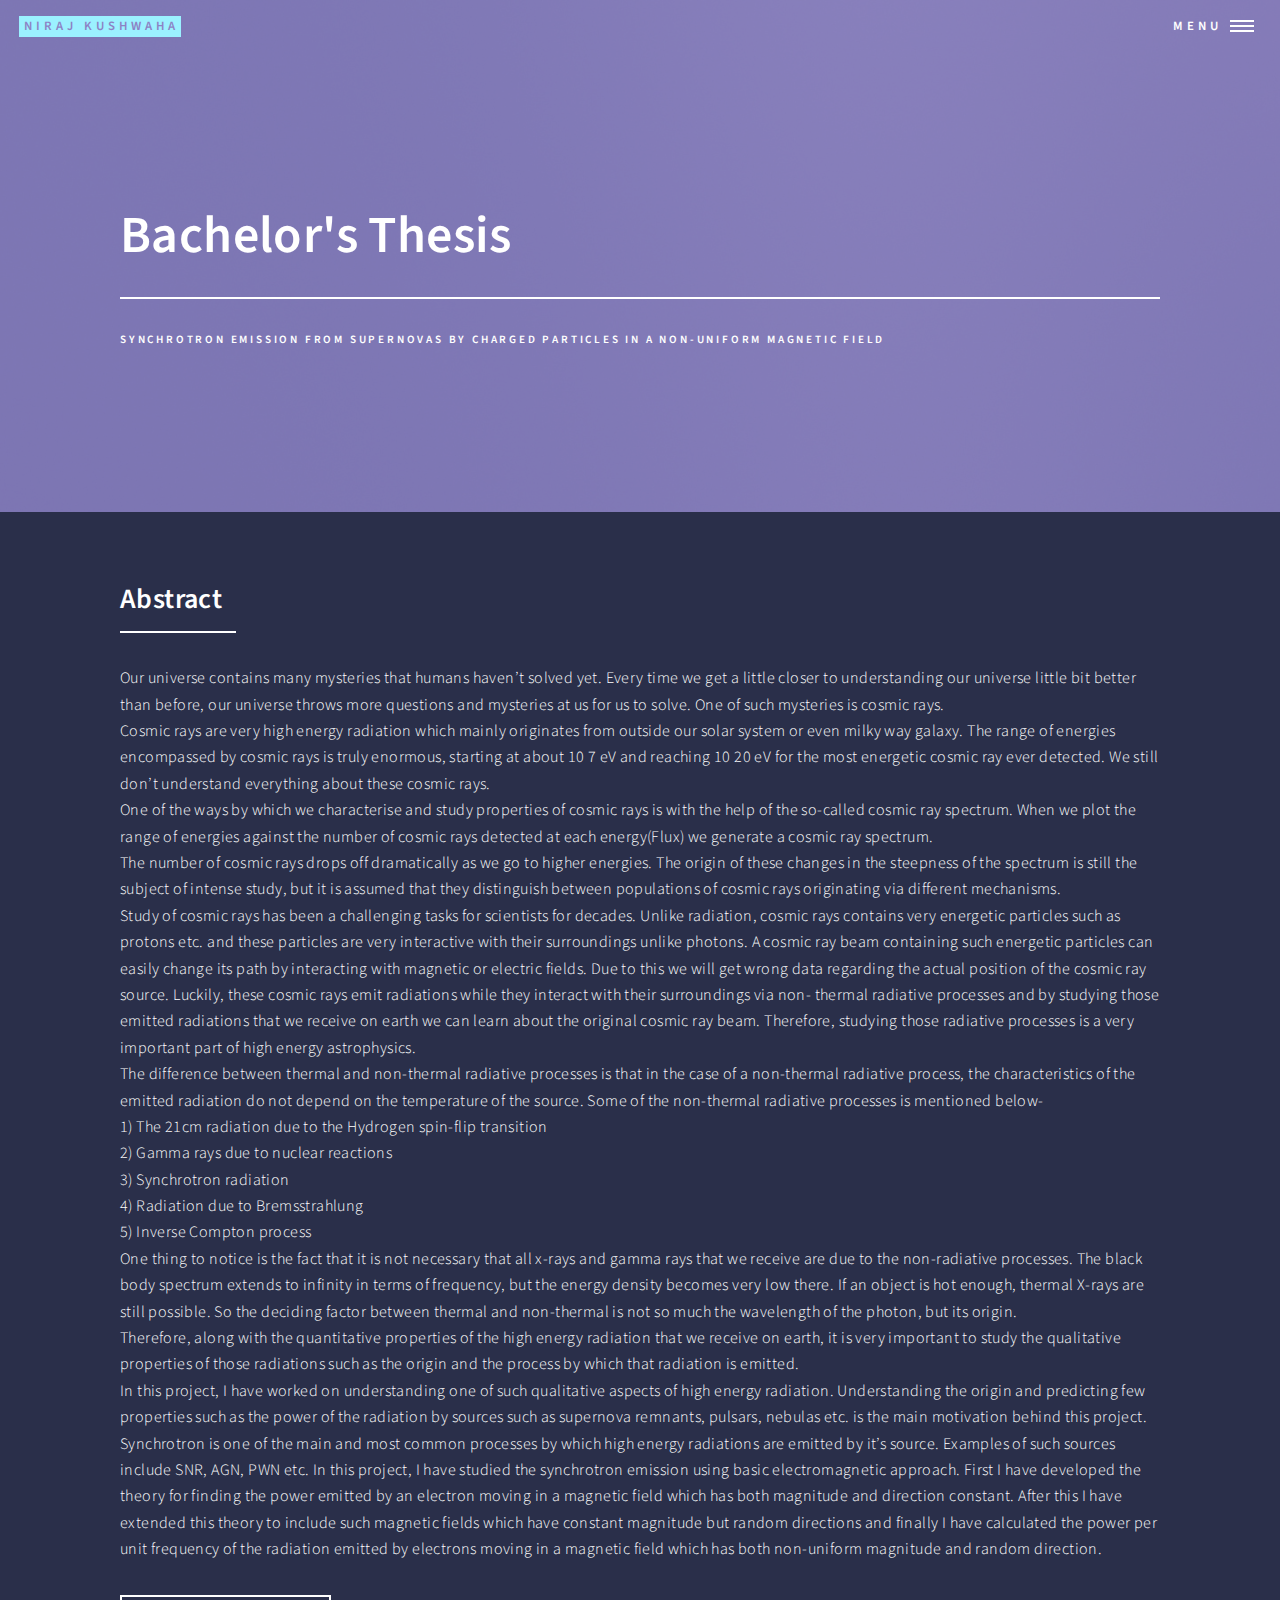
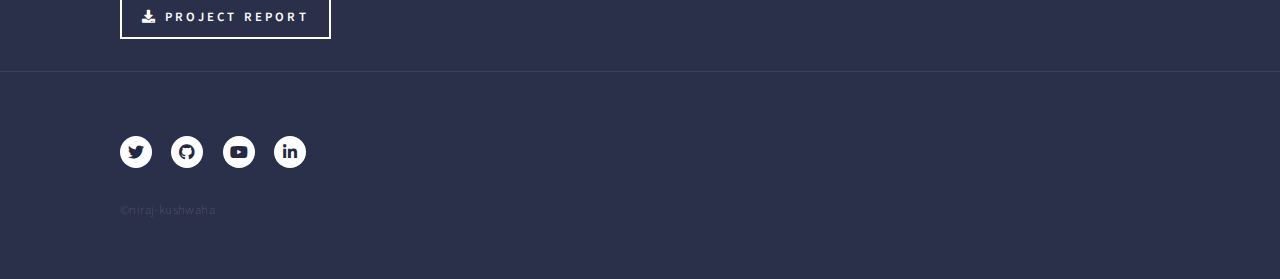
<file: bachelor.html>
<!DOCTYPE HTML>
<!--
	Forty by HTML5 UP
	html5up.net | @ajlkn
	Free for personal and commercial use under the CCA 3.0 license (html5up.net/license)
-->
<html>
	<head>

		<!-- Google tag (gtag.js) -->
		<script async src="https://www.googletagmanager.com/gtag/js?id=G-5FGC2TQ7GP"></script>
		<script>
		window.dataLayer = window.dataLayer || [];
		function gtag(){dataLayer.push(arguments);}
		gtag('js', new Date());

		gtag('config', 'G-5FGC2TQ7GP');
		</script>


		<title>Niraj:Bachelor Thesis</title>
		<link rel="icon" type="image/png" href="assets/documents/icon_eta.png">
		<meta charset="utf-8" />
		<meta name="viewport" content="width=device-width, initial-scale=1, user-scalable=no" />
		<link rel="stylesheet" href="assets/css/main.css" />
		<noscript><link rel="stylesheet" href="assets/css/noscript.css" /></noscript>
	</head>
	<body class="is-preload">

		<!-- Wrapper -->
			<div id="wrapper">

				<!-- Header -->
				<!-- Note: The "styleN" class below should match that of the banner element. -->
					<header id="header" class="alt style2">
						<a href="index.html" class="logo"><strong>Niraj Kushwaha</strong>
						<nav>
							<a href="#menu">Menu</a>
						</nav>
					</header>

				<!-- Menu -->
				<nav id="menu">
					<ul class="links">
						<li><a href="index.html">Home</a></li>
						<li><a href="current.html">Current Project</a></li>
						<li><a href="masters.html">Master Thesis</a></li>
						<li><a href="bachelor.html">Bachelor Thesis</a></li>
						<li><a href="other.html">Other Small Projects</a></li>
						
						<li><a href="gallery.html">Gallery</a></li>
					</ul>
				</nav>

				<!-- Banner -->
				<!-- Note: The "styleN" class below should match that of the header element. -->
					<section id="banner" class="style2">
						<div class="inner">
							<span class="image">
								<img src="images/pic07.jpg" alt="" />
							</span>
							<header class="major">
								<h1>Bachelor's Thesis</h1>
							</header>
							<div class="content">
								<p>Synchrotron emission from supernovas by charged particles
									in a non-uniform magnetic field</p>
							</div>
						</div>
					</section>

				<!-- Main -->
					<div id="main">

						<!-- One -->
							<section id="one">
								<div class="inner">
									<header class="major">
										<h2>Abstract</h2>
									</header>
									<p>
										Our universe contains many mysteries that humans haven’t solved yet. Every time we get a
little closer to understanding our universe little bit better than before, our universe throws more
questions and mysteries at us for us to solve. One of such mysteries is cosmic rays.<br> 
Cosmic rays are very high energy radiation which mainly originates from outside our solar
system or even milky way galaxy. The range of energies encompassed by cosmic rays is truly
enormous, starting at about 10 7 eV and reaching 10 20 eV for the most energetic cosmic ray ever
detected. We still don’t understand everything about these cosmic rays.<br> 
One of the ways by which we characterise and study properties of cosmic rays is with the help
of the so-called cosmic ray spectrum. When we plot the range of energies against the number
of cosmic rays detected at each energy(Flux) we generate a cosmic ray spectrum.<br> 
The number of cosmic rays drops off dramatically as we
go to higher energies. The origin of these changes in the steepness of the spectrum is still the
subject of intense study, but it is assumed that they distinguish between populations of cosmic
rays originating via different mechanisms.<br> 
Study of cosmic rays has been a challenging tasks for scientists for decades. Unlike radiation,
cosmic rays contains very energetic particles such as protons etc. and these particles are very
interactive with their surroundings unlike photons. A cosmic ray beam containing such
energetic particles can easily change its path by interacting with magnetic or electric fields.
Due to this we will get wrong data regarding the actual position of the cosmic ray source.
Luckily, these cosmic rays emit radiations while they interact with their surroundings via non-
thermal radiative processes and by studying those emitted radiations that we receive on earth
we can learn about the original cosmic ray beam. Therefore, studying those radiative processes
is a very important part of high energy astrophysics.<br> 
The difference between thermal and non-thermal radiative processes is that in the case of a
non-thermal radiative process, the characteristics of the emitted radiation do not depend on the
temperature of the source. Some of the non-thermal radiative processes is mentioned below-<br> 
1) The 21cm radiation due to the Hydrogen spin-flip transition<br> 
2) Gamma rays due to nuclear reactions<br> 
3) Synchrotron radiation<br> 
4) Radiation due to Bremsstrahlung<br> 
5) Inverse Compton process<br> 
One thing to notice is the fact that it is not necessary that all x-rays and gamma rays that we
receive are due to the non-radiative processes. The black body spectrum extends to infinity in
terms of frequency, but the energy density becomes very low there. If an object is hot enough,
thermal X-rays are still possible. So the deciding factor between thermal and non-thermal is
not so much the wavelength of the photon, but its origin.<br> 
Therefore, along with the quantitative properties of the high energy radiation that we receive
on earth, it is very important to study the qualitative properties of those radiations such as the
origin and the process by which that radiation is emitted.<br> 
In this project, I have worked on understanding one of such qualitative aspects of high energy
radiation. Understanding the origin and predicting few properties such as the power of the
radiation by sources such as supernova remnants, pulsars, nebulas etc. is the main motivation
behind this project. Synchrotron is one of the main and most common processes by which high
energy radiations are emitted by it’s source. Examples of such sources include SNR, AGN,
PWN etc. In this project, I have studied the synchrotron emission using basic electromagnetic
approach. First I have developed the theory for finding the power emitted by an electron
moving in a magnetic field which has both magnitude and direction constant. After this I have
extended this theory to include such magnetic fields which have constant magnitude but
random directions and finally I have calculated the power per unit frequency of the radiation
emitted by electrons moving in a magnetic field which has both non-uniform magnitude and
random direction.
									</p>
									<a href="assets/documents/bachelors.pdf" target="_blank" class="button icon solid fa-download">Project Report</a>
								</div>
							</section>



				<!-- Footer -->
				<footer id="footer">
					<div class="inner">
						<ul class="icons">
							<li><a href="https://twitter.com/nirajkkushwaha" target="_blank" class="icon brands alt fa-twitter"><span class="label">Twitter</span></a></li>
						<!-- <li><a href="#" class="icon brands alt fa-facebook-f"><span class="label">Facebook</span></a></li>
							<li><a href="#" class="icon brands alt fa-instagram"><span class="label">Instagram</span></a></li>
						 -->	
							<li><a href="https://github.com/NirajKushwaha" target="_blank" class="icon brands alt fa-github"><span class="label">GitHub</span></a></li>
							<li><a href="https://www.youtube.com/channel/UCeShAlIQOiPCz2OO7FbNUfw" target="_blank" class="icon brands alt fa-youtube"><span class="label">Youtube</span></a></li>
							<li><a href="https://www.linkedin.com/in/niraj-kushwaha-8a2766114/" target="_blank" class="icon brands alt fa-linkedin-in"><span class="label">LinkedIn</span></a></li>
						</ul>
						<ul class="copyright">
							<li>&copy;niraj-kushwaha</li><li>
						</ul>
					</div>
				</footer>
			</div>

		<!-- Scripts -->
			<script src="assets/js/jquery.min.js"></script>
			<script src="assets/js/jquery.scrolly.min.js"></script>
			<script src="assets/js/jquery.scrollex.min.js"></script>
			<script src="assets/js/browser.min.js"></script>
			<script src="assets/js/breakpoints.min.js"></script>
			<script src="assets/js/util.js"></script>
			<script src="assets/js/main.js"></script>

	</body>
</html>
</file>
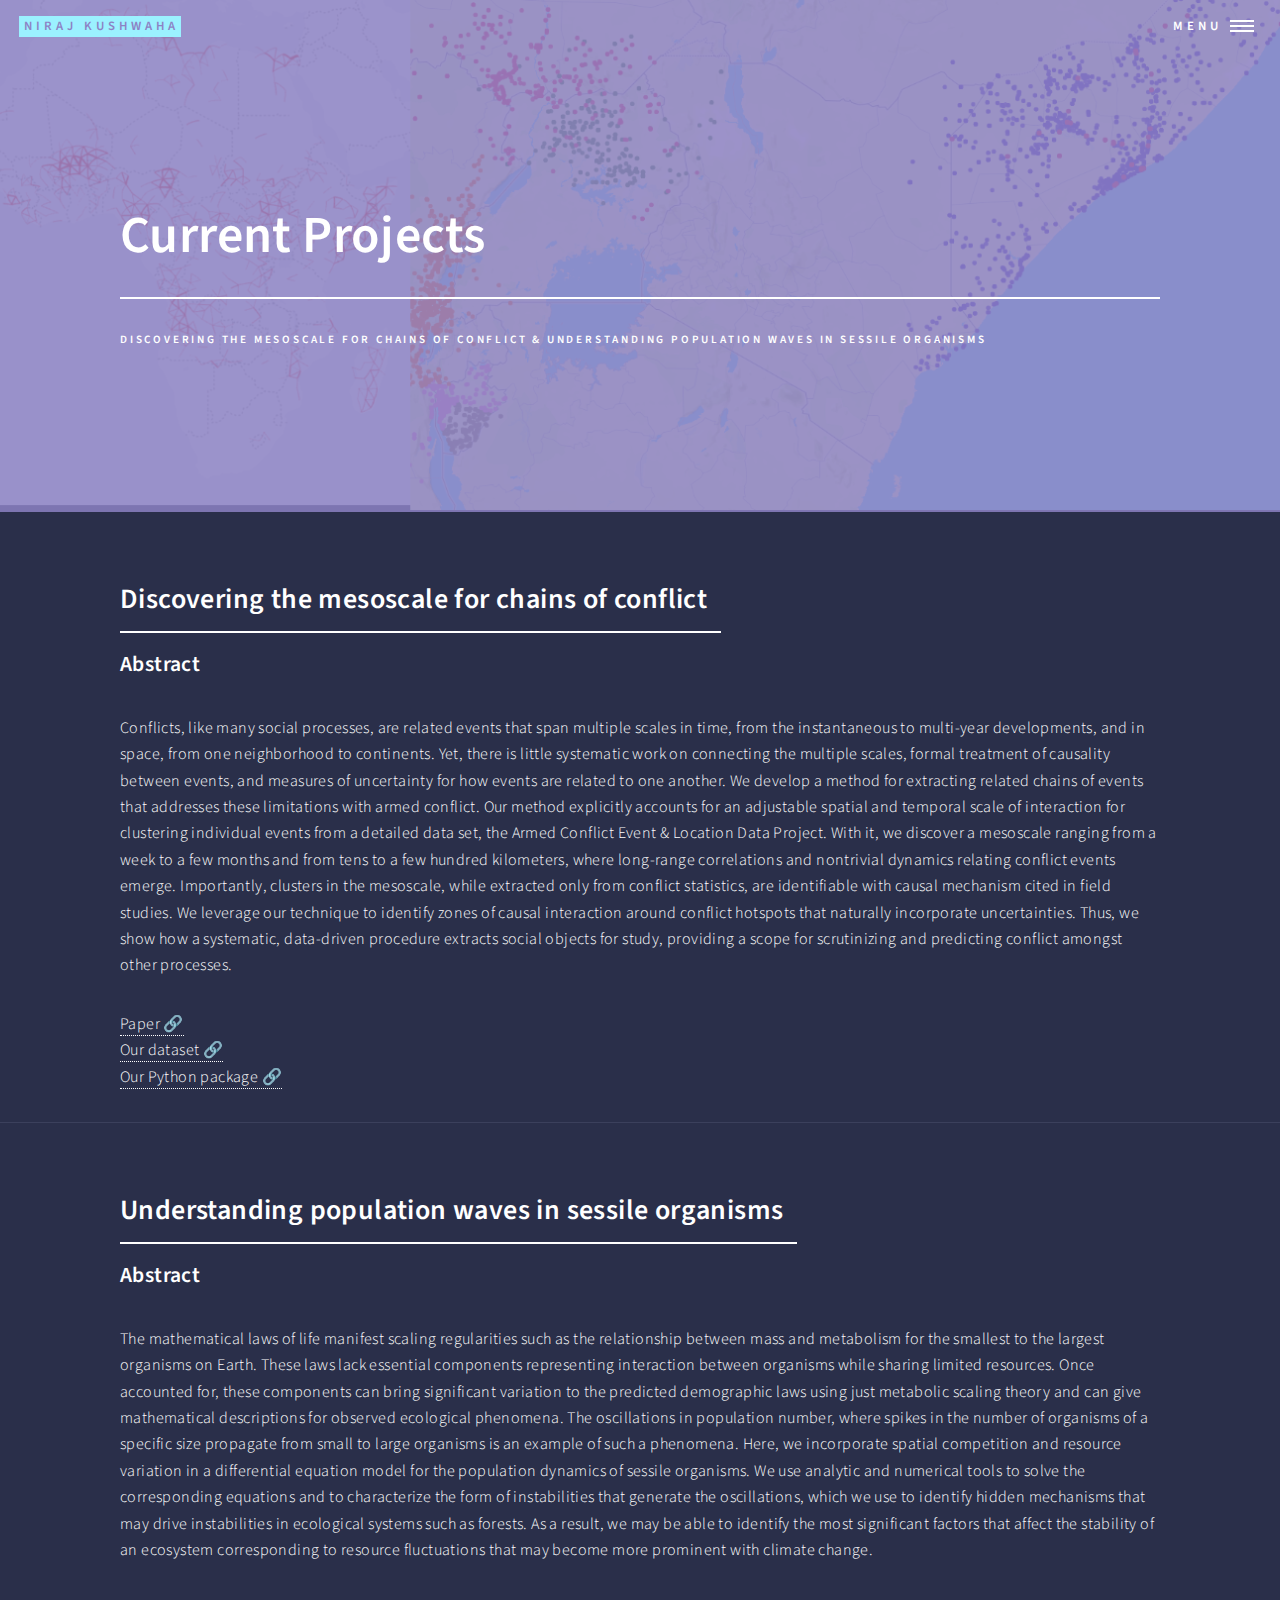
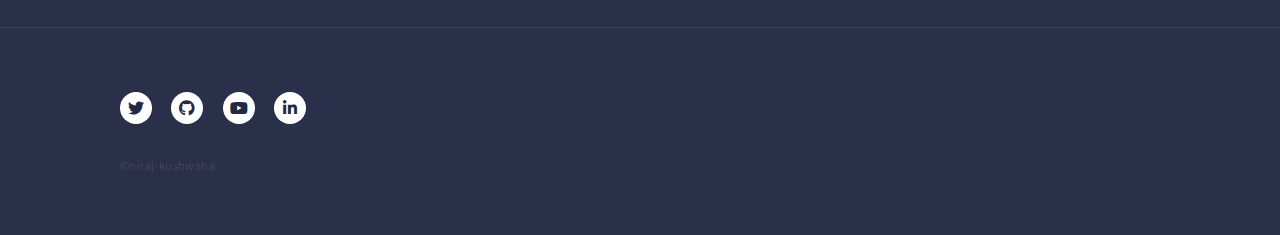
<file: current.html>
<!DOCTYPE HTML>
<!--
	Forty by HTML5 UP
	html5up.net | @ajlkn
	Free for personal and commercial use under the CCA 3.0 license (html5up.net/license)
-->
<html>
	<head>
		<!-- Google tag (gtag.js) -->
		<script async src="https://www.googletagmanager.com/gtag/js?id=G-5FGC2TQ7GP"></script>
		<script>
		window.dataLayer = window.dataLayer || [];
		function gtag(){dataLayer.push(arguments);}
		gtag('js', new Date());

		gtag('config', 'G-5FGC2TQ7GP');
		</script>


		<title>Niraj: Current Projects</title>
		<link rel="icon" type="image/png" href="assets/documents/icon_eta.png">
		<meta charset="utf-8" />
		<meta name="viewport" content="width=device-width, initial-scale=1, user-scalable=no" />
		<link rel="stylesheet" href="assets/css/main.css" />
		<noscript><link rel="stylesheet" href="assets/css/noscript.css" /></noscript>
	</head>
	<body class="is-preload">

		<!-- Wrapper -->
			<div id="wrapper">

				<!-- Header -->
				<!-- Note: The "styleN" class below should match that of the banner element. -->
					<header id="header" class="alt style2">
						<a href="index.html" class="logo"><strong>Niraj Kushwaha</strong>
						<nav>
							<a href="#menu">Menu</a>
						</nav>
					</header>

				<!-- Menu -->
				<nav id="menu">
					<ul class="links">
						<li><a href="index.html">Home</a></li>
						<li><a href="current.html">Current Project</a></li>
						<li><a href="masters.html">Master Thesis</a></li>
						<li><a href="bachelor.html">Bachelor Thesis</a></li>
						<li><a href="other.html">Other Small Projects</a></li>
						
						<li><a href="gallery.html">Gallery</a></li>
					</ul>
				</nav>

				<!-- Banner -->
				<!-- Note: The "styleN" class below should match that of the header element. -->
					<section id="banner" class="style2">
						<div class="inner">
							<span class="image">
								<img src="assets/documents/currentBanner.png" alt="" />
							</span>
							<header class="major">
								<h1>Current Projects</h1>
							</header>
							<div class="content">
								<p>Discovering the mesoscale for chains of conflict & 
									Understanding population waves in sessile organisms
								</p>
							</div>
						</div>
					</section>

				<!-- Main -->
					<div id="main">

						<!-- One -->
							<section id="one">
								<div class="inner">
									<header class="major">
										<h2>Discovering the mesoscale for chains of conflict</h2>
										<h3>Abstract</h3>
									</header>
									<p>
										Conflicts, like many social processes, are related events that span multiple scales in time, from the instantaneous to multi-year developments, and in space, from one neighborhood to continents. Yet, there is little systematic work on connecting the multiple scales, formal treatment of causality between events, and measures of uncertainty for how events are related to one another. We develop a method for extracting related chains of events that addresses these limitations with armed conflict. Our method explicitly accounts for an adjustable spatial and temporal scale of interaction for clustering individual events from a detailed data set, the Armed Conflict Event & Location Data Project. With it, we discover a mesoscale ranging from a week to a few months and from tens to a few hundred kilometers, where long-range correlations and nontrivial dynamics relating conflict events emerge. Importantly, clusters in the mesoscale, while extracted only from conflict statistics, are identifiable with causal mechanism cited in field studies. We leverage our technique to identify zones of causal interaction around conflict hotspots that naturally incorporate uncertainties. Thus, we show how a systematic, data-driven procedure extracts social objects for study, providing a scope for scrutinizing and predicting conflict amongst other processes. 
									</p>
									<a href="https://doi.org/10.1093/pnasnexus/pgad228" target="_blank" >Paper 🔗 </a>
									<br>
									<a href="https://doi.org/10.5281/zenodo.8117567" target="_blank" >Our dataset 🔗</a>
									<br>
									<a href="https://github.com/eltrompetero/armed_conflict_avalanche/tree/PNAS_Nexus_2023" target="_blank" >Our Python package 🔗</a>
								</div>
							</section>

							<section id="two">
								<div class="inner">
									<header class="major">
										<h2>Understanding population waves in sessile organisms</h2>
										<h3>Abstract</h3>
									</header>
									<p>
										The mathematical laws of life manifest scaling regularities such as the relationship between mass and metabolism for the smallest to the largest organisms on Earth. These laws lack essential components representing interaction between organisms while sharing limited resources. Once accounted for, these components can bring significant variation to the predicted demographic laws using just metabolic scaling theory and can give mathematical descriptions for observed ecological phenomena. The oscillations in population number, where spikes in the number of organisms of a specific size propagate from small to large organisms is an example of such a phenomena. Here, we incorporate spatial competition and resource variation in a differential equation model for the population dynamics of sessile organisms. We use analytic and numerical tools to solve the corresponding equations and to characterize the form of instabilities that generate the oscillations, which we use to identify hidden mechanisms that may drive instabilities in ecological systems such as forests. As a result, we may be able to identify the most significant factors that affect the stability of an ecosystem corresponding to resource fluctuations that may become more prominent with climate change.
										</p>
								</div>
							</section>

							


				<!-- Footer -->
				<footer id="footer">
					<div class="inner">
						<ul class="icons">
							<li><a href="https://twitter.com/nirajkkushwaha" target="_blank" class="icon brands alt fa-twitter"><span class="label">Twitter</span></a></li>
						<!-- <li><a href="#" class="icon brands alt fa-facebook-f"><span class="label">Facebook</span></a></li>
							<li><a href="#" class="icon brands alt fa-instagram"><span class="label">Instagram</span></a></li>
						 -->	
							<li><a href="https://github.com/NirajKushwaha" target="_blank" class="icon brands alt fa-github"><span class="label">GitHub</span></a></li>
							<li><a href="https://www.youtube.com/channel/UCeShAlIQOiPCz2OO7FbNUfw" target="_blank" class="icon brands alt fa-youtube"><span class="label">Youtube</span></a></li>
							<li><a href="https://www.linkedin.com/in/niraj-kushwaha-8a2766114/" target="_blank" class="icon brands alt fa-linkedin-in"><span class="label">LinkedIn</span></a></li>
						</ul>
						<ul class="copyright">
							<li>&copy;niraj-kushwaha</li><li>
						</ul>
					</div>
				</footer>
			</div>

		<!-- Scripts -->
			<script src="assets/js/jquery.min.js"></script>
			<script src="assets/js/jquery.scrolly.min.js"></script>
			<script src="assets/js/jquery.scrollex.min.js"></script>
			<script src="assets/js/browser.min.js"></script>
			<script src="assets/js/breakpoints.min.js"></script>
			<script src="assets/js/util.js"></script>
			<script src="assets/js/main.js"></script>

	</body>
</html>
</file>
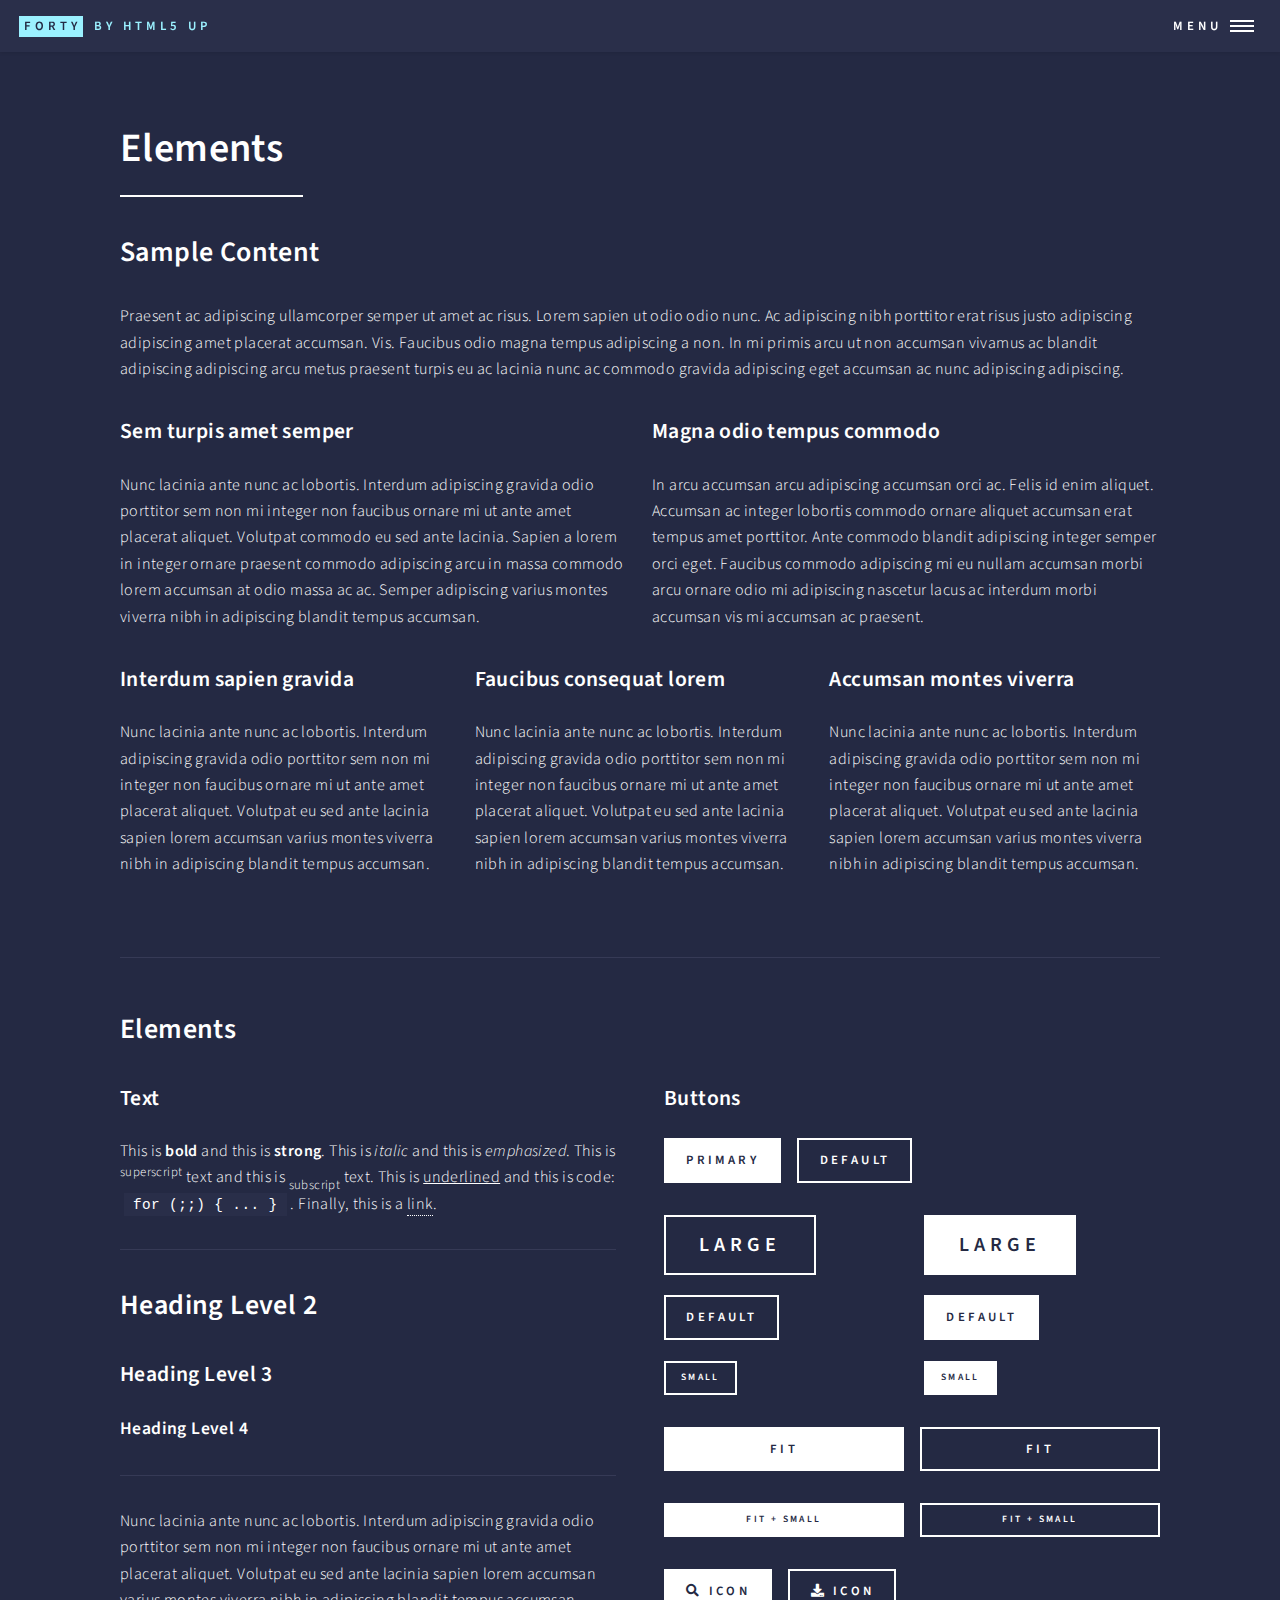
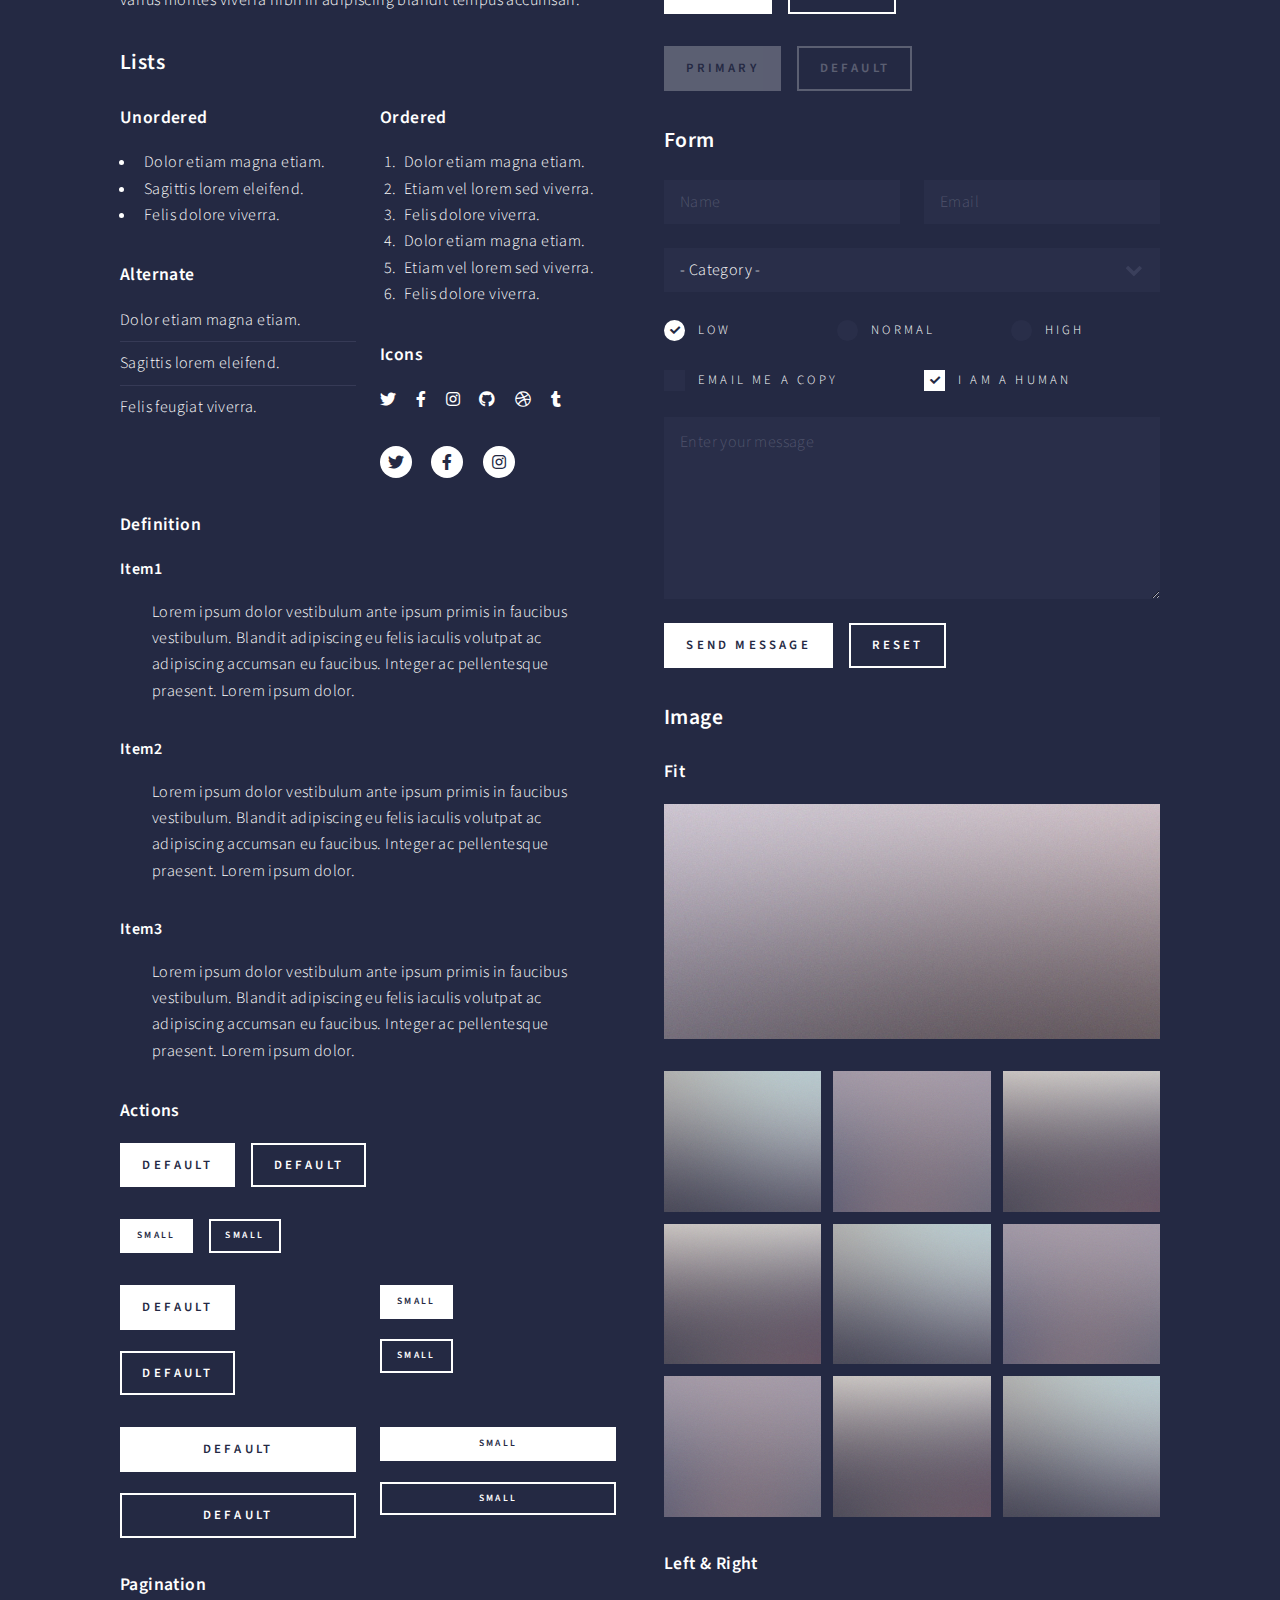
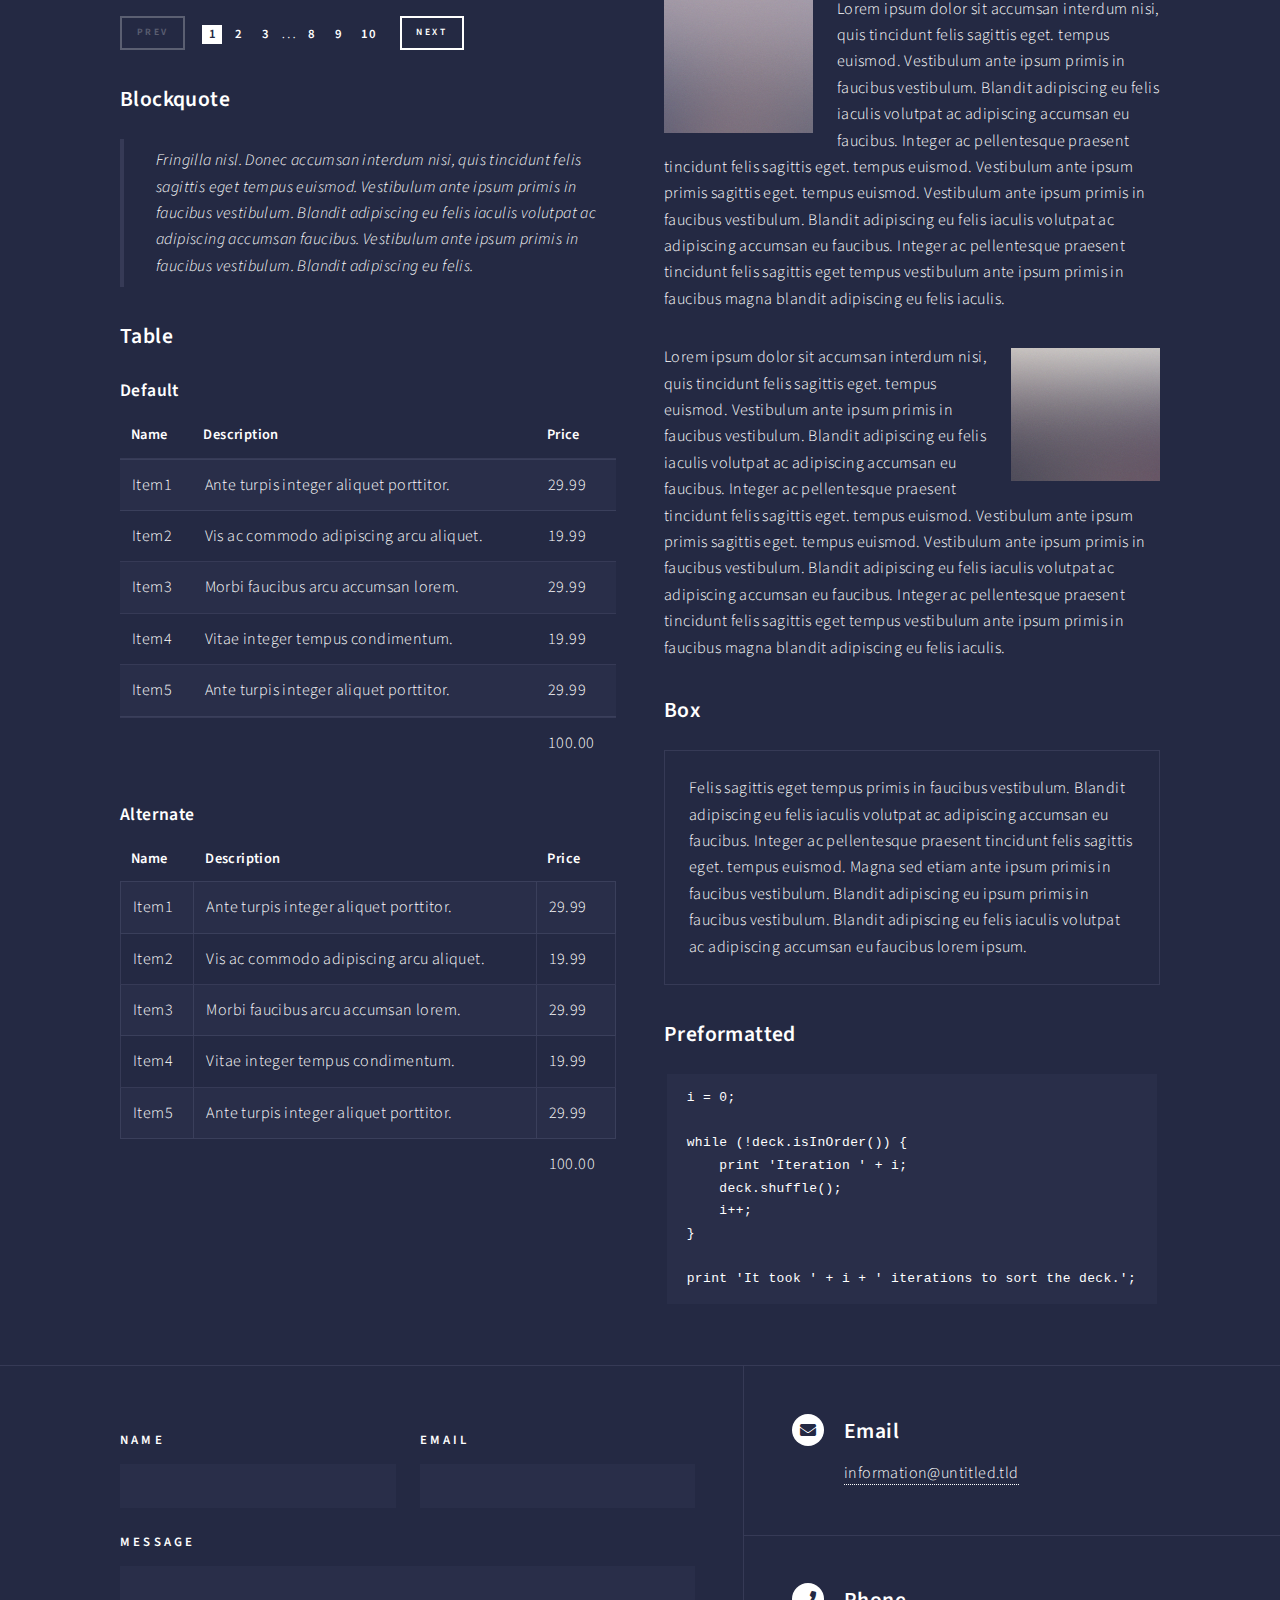
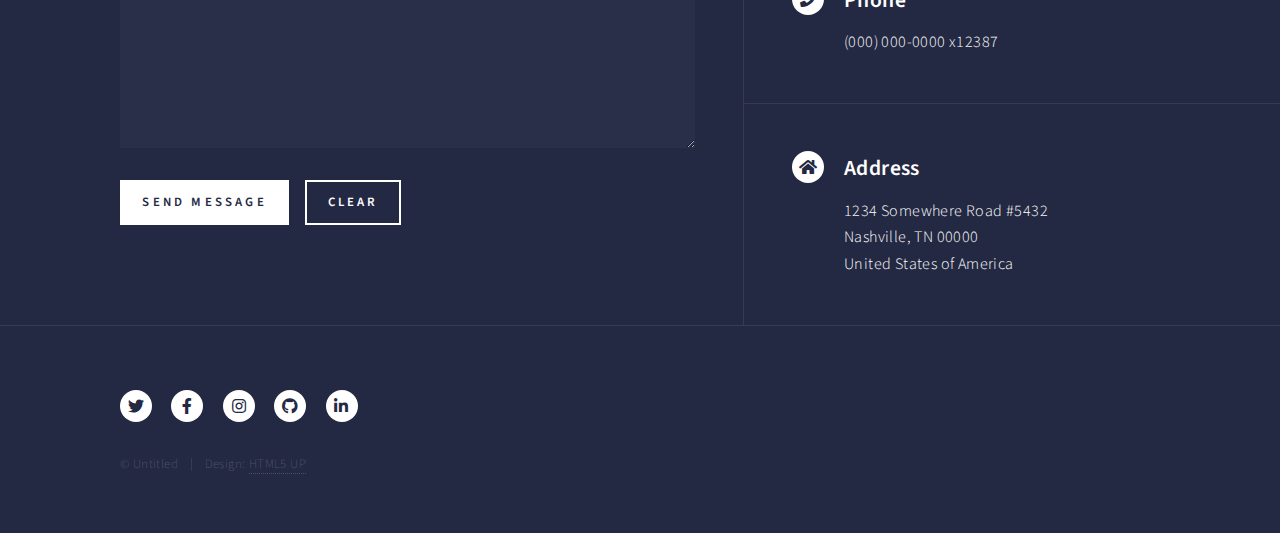
<file: elements.html>
<!DOCTYPE HTML>
<!--
	Forty by HTML5 UP
	html5up.net | @ajlkn
	Free for personal and commercial use under the CCA 3.0 license (html5up.net/license)
-->
<html>
	<head>
		<title>Elements - Forty by HTML5 UP</title>
		<meta charset="utf-8" />
		<meta name="viewport" content="width=device-width, initial-scale=1, user-scalable=no" />
		<link rel="stylesheet" href="assets/css/main.css" />
		<noscript><link rel="stylesheet" href="assets/css/noscript.css" /></noscript>
	</head>
	<body class="is-preload">

		<!-- Wrapper -->
			<div id="wrapper">

				<!-- Header -->
					<header id="header">
						<a href="index.html" class="logo"><strong>Forty</strong> <span>by HTML5 UP</span></a>
						<nav>
							<a href="#menu">Menu</a>
						</nav>
					</header>

				<!-- Menu -->
					<nav id="menu">
						<ul class="links">
							<li><a href="index.html">Home</a></li>
							<li><a href="landing.html">Landing</a></li>
							<li><a href="generic.html">Generic</a></li>
							<li><a href="elements.html">Elements</a></li>
						</ul>
						<ul class="actions stacked">
							<li><a href="#" class="button primary fit">Get Started</a></li>
							<li><a href="#" class="button fit">Log In</a></li>
						</ul>
					</nav>

				<!-- Main -->
					<div id="main" class="alt">

						<!-- One -->
							<section id="one">
								<div class="inner">
									<header class="major">
										<h1>Elements</h1>
									</header>

									<!-- Content -->
										<h2 id="content">Sample Content</h2>
										<p>Praesent ac adipiscing ullamcorper semper ut amet ac risus. Lorem sapien ut odio odio nunc. Ac adipiscing nibh porttitor erat risus justo adipiscing adipiscing amet placerat accumsan. Vis. Faucibus odio magna tempus adipiscing a non. In mi primis arcu ut non accumsan vivamus ac blandit adipiscing adipiscing arcu metus praesent turpis eu ac lacinia nunc ac commodo gravida adipiscing eget accumsan ac nunc adipiscing adipiscing.</p>
										<div class="row">
											<div class="col-6 col-12-small">
												<h3>Sem turpis amet semper</h3>
												<p>Nunc lacinia ante nunc ac lobortis. Interdum adipiscing gravida odio porttitor sem non mi integer non faucibus ornare mi ut ante amet placerat aliquet. Volutpat commodo eu sed ante lacinia. Sapien a lorem in integer ornare praesent commodo adipiscing arcu in massa commodo lorem accumsan at odio massa ac ac. Semper adipiscing varius montes viverra nibh in adipiscing blandit tempus accumsan.</p>
											</div>
											<div class="col-6 col-12-small">
												<h3>Magna odio tempus commodo</h3>
												<p>In arcu accumsan arcu adipiscing accumsan orci ac. Felis id enim aliquet. Accumsan ac integer lobortis commodo ornare aliquet accumsan erat tempus amet porttitor. Ante commodo blandit adipiscing integer semper orci eget. Faucibus commodo adipiscing mi eu nullam accumsan morbi arcu ornare odio mi adipiscing nascetur lacus ac interdum morbi accumsan vis mi accumsan ac praesent.</p>
											</div>
											<!-- Break -->
											<div class="col-4 col-12-medium">
												<h3>Interdum sapien gravida</h3>
												<p>Nunc lacinia ante nunc ac lobortis. Interdum adipiscing gravida odio porttitor sem non mi integer non faucibus ornare mi ut ante amet placerat aliquet. Volutpat eu sed ante lacinia sapien lorem accumsan varius montes viverra nibh in adipiscing blandit tempus accumsan.</p>
											</div>
											<div class="col-4 col-12-medium">
												<h3>Faucibus consequat lorem</h3>
												<p>Nunc lacinia ante nunc ac lobortis. Interdum adipiscing gravida odio porttitor sem non mi integer non faucibus ornare mi ut ante amet placerat aliquet. Volutpat eu sed ante lacinia sapien lorem accumsan varius montes viverra nibh in adipiscing blandit tempus accumsan.</p>
											</div>
											<div class="col-4 col-12-medium">
												<h3>Accumsan montes viverra</h3>
												<p>Nunc lacinia ante nunc ac lobortis. Interdum adipiscing gravida odio porttitor sem non mi integer non faucibus ornare mi ut ante amet placerat aliquet. Volutpat eu sed ante lacinia sapien lorem accumsan varius montes viverra nibh in adipiscing blandit tempus accumsan.</p>
											</div>
										</div>

									<hr class="major" />

									<!-- Elements -->
										<h2 id="elements">Elements</h2>
										<div class="row gtr-200">
											<div class="col-6 col-12-medium">

												<!-- Text stuff -->
													<h3>Text</h3>
													<p>This is <b>bold</b> and this is <strong>strong</strong>. This is <i>italic</i> and this is <em>emphasized</em>.
													This is <sup>superscript</sup> text and this is <sub>subscript</sub> text.
													This is <u>underlined</u> and this is code: <code>for (;;) { ... }</code>.
													Finally, this is a <a href="#">link</a>.</p>
													<hr />
													<h2>Heading Level 2</h2>
													<h3>Heading Level 3</h3>
													<h4>Heading Level 4</h4>
													<hr />
													<p>Nunc lacinia ante nunc ac lobortis. Interdum adipiscing gravida odio porttitor sem non mi integer non faucibus ornare mi ut ante amet placerat aliquet. Volutpat eu sed ante lacinia sapien lorem accumsan varius montes viverra nibh in adipiscing blandit tempus accumsan.</p>

												<!-- Lists -->
													<h3>Lists</h3>
													<div class="row">
														<div class="col-6 col-12-small">

															<h4>Unordered</h4>
															<ul>
																<li>Dolor etiam magna etiam.</li>
																<li>Sagittis lorem eleifend.</li>
																<li>Felis dolore viverra.</li>
															</ul>

															<h4>Alternate</h4>
															<ul class="alt">
																<li>Dolor etiam magna etiam.</li>
																<li>Sagittis lorem eleifend.</li>
																<li>Felis feugiat viverra.</li>
															</ul>

														</div>
														<div class="col-6 col-12-small">

															<h4>Ordered</h4>
															<ol>
																<li>Dolor etiam magna etiam.</li>
																<li>Etiam vel lorem sed viverra.</li>
																<li>Felis dolore viverra.</li>
																<li>Dolor etiam magna etiam.</li>
																<li>Etiam vel lorem sed viverra.</li>
																<li>Felis dolore viverra.</li>
															</ol>

															<h4>Icons</h4>
															<ul class="icons">
																<li><a href="#" class="icon brands fa-twitter"><span class="label">Twitter</span></a></li>
																<li><a href="#" class="icon brands fa-facebook-f"><span class="label">Facebook</span></a></li>
																<li><a href="#" class="icon brands fa-instagram"><span class="label">Instagram</span></a></li>
																<li><a href="#" class="icon brands fa-github"><span class="label">Github</span></a></li>
																<li><a href="#" class="icon brands fa-dribbble"><span class="label">Dribbble</span></a></li>
																<li><a href="#" class="icon brands fa-tumblr"><span class="label">Tumblr</span></a></li>
															</ul>
															<ul class="icons">
																<li><a href="#" class="icon brands alt fa-twitter"><span class="label">Twitter</span></a></li>
																<li><a href="#" class="icon brands alt fa-facebook-f"><span class="label">Facebook</span></a></li>
																<li><a href="#" class="icon brands alt fa-instagram"><span class="label">Instagram</span></a></li>
															</ul>

														</div>
													</div>
													<h4>Definition</h4>
													<dl>
														<dt>Item1</dt>
														<dd>
															<p>Lorem ipsum dolor vestibulum ante ipsum primis in faucibus vestibulum. Blandit adipiscing eu felis iaculis volutpat ac adipiscing accumsan eu faucibus. Integer ac pellentesque praesent. Lorem ipsum dolor.</p>
														</dd>
														<dt>Item2</dt>
														<dd>
															<p>Lorem ipsum dolor vestibulum ante ipsum primis in faucibus vestibulum. Blandit adipiscing eu felis iaculis volutpat ac adipiscing accumsan eu faucibus. Integer ac pellentesque praesent. Lorem ipsum dolor.</p>
														</dd>
														<dt>Item3</dt>
														<dd>
															<p>Lorem ipsum dolor vestibulum ante ipsum primis in faucibus vestibulum. Blandit adipiscing eu felis iaculis volutpat ac adipiscing accumsan eu faucibus. Integer ac pellentesque praesent. Lorem ipsum dolor.</p>
														</dd>
													</dl>

													<h4>Actions</h4>
													<ul class="actions">
														<li><a href="#" class="button primary">Default</a></li>
														<li><a href="#" class="button">Default</a></li>
													</ul>
													<ul class="actions small">
														<li><a href="#" class="button primary small">Small</a></li>
														<li><a href="#" class="button small">Small</a></li>
													</ul>
													<div class="row">
														<div class="col-6 col-12-small">
															<ul class="actions stacked">
																<li><a href="#" class="button primary">Default</a></li>
																<li><a href="#" class="button">Default</a></li>
															</ul>
														</div>
														<div class="col-6 col-12-small">
															<ul class="actions stacked">
																<li><a href="#" class="button primary small">Small</a></li>
																<li><a href="#" class="button small">Small</a></li>
															</ul>
														</div>
														<div class="col-6 col-12-small">
															<ul class="actions stacked">
																<li><a href="#" class="button primary fit">Default</a></li>
																<li><a href="#" class="button fit">Default</a></li>
															</ul>
														</div>
														<div class="col-6 col-12-small">
															<ul class="actions stacked">
																<li><a href="#" class="button primary small fit">Small</a></li>
																<li><a href="#" class="button small fit">Small</a></li>
															</ul>
														</div>
													</div>

													<h4>Pagination</h4>
													<ul class="pagination">
														<li><span class="button small disabled">Prev</span></li>
														<li><a href="#" class="page active">1</a></li>
														<li><a href="#" class="page">2</a></li>
														<li><a href="#" class="page">3</a></li>
														<li><span>&hellip;</span></li>
														<li><a href="#" class="page">8</a></li>
														<li><a href="#" class="page">9</a></li>
														<li><a href="#" class="page">10</a></li>
														<li><a href="#" class="button small">Next</a></li>
													</ul>

												<!-- Blockquote -->
													<h3>Blockquote</h3>
													<blockquote>Fringilla nisl. Donec accumsan interdum nisi, quis tincidunt felis sagittis eget tempus euismod. Vestibulum ante ipsum primis in faucibus vestibulum. Blandit adipiscing eu felis iaculis volutpat ac adipiscing accumsan faucibus. Vestibulum ante ipsum primis in faucibus vestibulum. Blandit adipiscing eu felis.</blockquote>

												<!-- Table -->
													<h3>Table</h3>

													<h4>Default</h4>
													<div class="table-wrapper">
														<table>
															<thead>
																<tr>
																	<th>Name</th>
																	<th>Description</th>
																	<th>Price</th>
																</tr>
															</thead>
															<tbody>
																<tr>
																	<td>Item1</td>
																	<td>Ante turpis integer aliquet porttitor.</td>
																	<td>29.99</td>
																</tr>
																<tr>
																	<td>Item2</td>
																	<td>Vis ac commodo adipiscing arcu aliquet.</td>
																	<td>19.99</td>
																</tr>
																<tr>
																	<td>Item3</td>
																	<td> Morbi faucibus arcu accumsan lorem.</td>
																	<td>29.99</td>
																</tr>
																<tr>
																	<td>Item4</td>
																	<td>Vitae integer tempus condimentum.</td>
																	<td>19.99</td>
																</tr>
																<tr>
																	<td>Item5</td>
																	<td>Ante turpis integer aliquet porttitor.</td>
																	<td>29.99</td>
																</tr>
															</tbody>
															<tfoot>
																<tr>
																	<td colspan="2"></td>
																	<td>100.00</td>
																</tr>
															</tfoot>
														</table>
													</div>

													<h4>Alternate</h4>
													<div class="table-wrapper">
														<table class="alt">
															<thead>
																<tr>
																	<th>Name</th>
																	<th>Description</th>
																	<th>Price</th>
																</tr>
															</thead>
															<tbody>
																<tr>
																	<td>Item1</td>
																	<td>Ante turpis integer aliquet porttitor.</td>
																	<td>29.99</td>
																</tr>
																<tr>
																	<td>Item2</td>
																	<td>Vis ac commodo adipiscing arcu aliquet.</td>
																	<td>19.99</td>
																</tr>
																<tr>
																	<td>Item3</td>
																	<td> Morbi faucibus arcu accumsan lorem.</td>
																	<td>29.99</td>
																</tr>
																<tr>
																	<td>Item4</td>
																	<td>Vitae integer tempus condimentum.</td>
																	<td>19.99</td>
																</tr>
																<tr>
																	<td>Item5</td>
																	<td>Ante turpis integer aliquet porttitor.</td>
																	<td>29.99</td>
																</tr>
															</tbody>
															<tfoot>
																<tr>
																	<td colspan="2"></td>
																	<td>100.00</td>
																</tr>
															</tfoot>
														</table>
													</div>

											</div>
											<div class="col-6 col-12-medium">

												<!-- Buttons -->
													<h3>Buttons</h3>
													<ul class="actions">
														<li><a href="#" class="button primary">Primary</a></li>
														<li><a href="#" class="button">Default</a></li>
													</ul>
													<div class="row">
														<div class="col-6 col-12-xsmall">
															<ul class="actions stacked">
																<li><a href="#" class="button large">Large</a></li>
																<li><a href="#" class="button">Default</a></li>
																<li><a href="#" class="button small">Small</a></li>
															</ul>
														</div>
														<div class="col-6 col-12-xsmall">
															<ul class="actions stacked">
																<li><a href="#" class="button primary large">Large</a></li>
																<li><a href="#" class="button primary">Default</a></li>
																<li><a href="#" class="button primary small">Small</a></li>
															</ul>
														</div>
													</div>
													<ul class="actions fit">
														<li><a href="#" class="button primary fit">Fit</a></li>
														<li><a href="#" class="button fit">Fit</a></li>
													</ul>
													<ul class="actions fit small">
														<li><a href="#" class="button primary fit small">Fit + Small</a></li>
														<li><a href="#" class="button fit small">Fit + Small</a></li>
													</ul>
													<ul class="actions">
														<li><a href="#" class="button primary icon solid fa-search">Icon</a></li>
														<li><a href="#" class="button icon solid fa-download">Icon</a></li>
													</ul>
													<ul class="actions">
														<li><span class="button primary disabled">Primary</span></li>
														<li><span class="button disabled">Default</span></li>
													</ul>

												<!-- Form -->
													<h3>Form</h3>

													<form method="post" action="#">
														<div class="row gtr-uniform">
															<div class="col-6 col-12-xsmall">
																<input type="text" name="demo-name" id="demo-name" value="" placeholder="Name" />
															</div>
															<div class="col-6 col-12-xsmall">
																<input type="email" name="demo-email" id="demo-email" value="" placeholder="Email" />
															</div>
															<!-- Break -->
															<div class="col-12">
																<select name="demo-category" id="demo-category">
																	<option value="">- Category -</option>
																	<option value="1">Manufacturing</option>
																	<option value="1">Shipping</option>
																	<option value="1">Administration</option>
																	<option value="1">Human Resources</option>
																</select>
															</div>
															<!-- Break -->
															<div class="col-4 col-12-small">
																<input type="radio" id="demo-priority-low" name="demo-priority" checked>
																<label for="demo-priority-low">Low</label>
															</div>
															<div class="col-4 col-12-small">
																<input type="radio" id="demo-priority-normal" name="demo-priority">
																<label for="demo-priority-normal">Normal</label>
															</div>
															<div class="col-4 col-12-small">
																<input type="radio" id="demo-priority-high" name="demo-priority">
																<label for="demo-priority-high">High</label>
															</div>
															<!-- Break -->
															<div class="col-6 col-12-small">
																<input type="checkbox" id="demo-copy" name="demo-copy">
																<label for="demo-copy">Email me a copy</label>
															</div>
															<div class="col-6 col-12-small">
																<input type="checkbox" id="demo-human" name="demo-human" checked>
																<label for="demo-human">I am a human</label>
															</div>
															<!-- Break -->
															<div class="col-12">
																<textarea name="demo-message" id="demo-message" placeholder="Enter your message" rows="6"></textarea>
															</div>
															<!-- Break -->
															<div class="col-12">
																<ul class="actions">
																	<li><input type="submit" value="Send Message" class="primary" /></li>
																	<li><input type="reset" value="Reset" /></li>
																</ul>
															</div>
														</div>
													</form>

												<!-- Image -->
													<h3>Image</h3>

													<h4>Fit</h4>
													<span class="image fit"><img src="images/pic03.jpg" alt="" /></span>
													<div class="box alt">
														<div class="row gtr-50 gtr-uniform">
															<div class="col-4"><span class="image fit"><img src="images/pic08.jpg" alt="" /></span></div>
															<div class="col-4"><span class="image fit"><img src="images/pic09.jpg" alt="" /></span></div>
															<div class="col-4"><span class="image fit"><img src="images/pic10.jpg" alt="" /></span></div>
															<!-- Break -->
															<div class="col-4"><span class="image fit"><img src="images/pic10.jpg" alt="" /></span></div>
															<div class="col-4"><span class="image fit"><img src="images/pic08.jpg" alt="" /></span></div>
															<div class="col-4"><span class="image fit"><img src="images/pic09.jpg" alt="" /></span></div>
															<!-- Break -->
															<div class="col-4"><span class="image fit"><img src="images/pic09.jpg" alt="" /></span></div>
															<div class="col-4"><span class="image fit"><img src="images/pic10.jpg" alt="" /></span></div>
															<div class="col-4"><span class="image fit"><img src="images/pic08.jpg" alt="" /></span></div>
														</div>
													</div>

													<h4>Left &amp; Right</h4>
													<p><span class="image left"><img src="images/pic09.jpg" alt="" /></span>Lorem ipsum dolor sit accumsan interdum nisi, quis tincidunt felis sagittis eget. tempus euismod. Vestibulum ante ipsum primis in faucibus vestibulum. Blandit adipiscing eu felis iaculis volutpat ac adipiscing accumsan eu faucibus. Integer ac pellentesque praesent tincidunt felis sagittis eget. tempus euismod. Vestibulum ante ipsum primis sagittis eget. tempus euismod. Vestibulum ante ipsum primis in faucibus vestibulum. Blandit adipiscing eu felis iaculis volutpat ac adipiscing accumsan eu faucibus. Integer ac pellentesque praesent tincidunt felis sagittis eget tempus vestibulum ante ipsum primis in faucibus magna blandit adipiscing eu felis iaculis.</p>
													<p><span class="image right"><img src="images/pic10.jpg" alt="" /></span>Lorem ipsum dolor sit accumsan interdum nisi, quis tincidunt felis sagittis eget. tempus euismod. Vestibulum ante ipsum primis in faucibus vestibulum. Blandit adipiscing eu felis iaculis volutpat ac adipiscing accumsan eu faucibus. Integer ac pellentesque praesent tincidunt felis sagittis eget. tempus euismod. Vestibulum ante ipsum primis sagittis eget. tempus euismod. Vestibulum ante ipsum primis in faucibus vestibulum. Blandit adipiscing eu felis iaculis volutpat ac adipiscing accumsan eu faucibus. Integer ac pellentesque praesent tincidunt felis sagittis eget tempus vestibulum ante ipsum primis in faucibus magna blandit adipiscing eu felis iaculis.</p>

												<!-- Box -->
													<h3>Box</h3>
													<div class="box">
														<p>Felis sagittis eget tempus primis in faucibus vestibulum. Blandit adipiscing eu felis iaculis volutpat ac adipiscing accumsan eu faucibus. Integer ac pellentesque praesent tincidunt felis sagittis eget. tempus euismod. Magna sed etiam ante ipsum primis in faucibus vestibulum. Blandit adipiscing eu ipsum primis in faucibus vestibulum. Blandit adipiscing eu felis iaculis volutpat ac adipiscing accumsan eu faucibus lorem ipsum.</p>
													</div>

												<!-- Preformatted Code -->
													<h3>Preformatted</h3>
													<pre><code>i = 0;

while (!deck.isInOrder()) {
    print 'Iteration ' + i;
    deck.shuffle();
    i++;
}

print 'It took ' + i + ' iterations to sort the deck.';
</code></pre>

											</div>
										</div>

								</div>
							</section>

					</div>

				<!-- Contact -->
					<section id="contact">
						<div class="inner">
							<section>
								<form method="post" action="#">
									<div class="fields">
										<div class="field half">
											<label for="name">Name</label>
											<input type="text" name="name" id="name" />
										</div>
										<div class="field half">
											<label for="email">Email</label>
											<input type="text" name="email" id="email" />
										</div>
										<div class="field">
											<label for="message">Message</label>
											<textarea name="message" id="message" rows="6"></textarea>
										</div>
									</div>
									<ul class="actions">
										<li><input type="submit" value="Send Message" class="primary" /></li>
										<li><input type="reset" value="Clear" /></li>
									</ul>
								</form>
							</section>
							<section class="split">
								<section>
									<div class="contact-method">
										<span class="icon solid alt fa-envelope"></span>
										<h3>Email</h3>
										<a href="#">information@untitled.tld</a>
									</div>
								</section>
								<section>
									<div class="contact-method">
										<span class="icon solid alt fa-phone"></span>
										<h3>Phone</h3>
										<span>(000) 000-0000 x12387</span>
									</div>
								</section>
								<section>
									<div class="contact-method">
										<span class="icon solid alt fa-home"></span>
										<h3>Address</h3>
										<span>1234 Somewhere Road #5432<br />
										Nashville, TN 00000<br />
										United States of America</span>
									</div>
								</section>
							</section>
						</div>
					</section>

				<!-- Footer -->
					<footer id="footer">
						<div class="inner">
							<ul class="icons">
								<li><a href="#" class="icon brands alt fa-twitter"><span class="label">Twitter</span></a></li>
								<li><a href="#" class="icon brands alt fa-facebook-f"><span class="label">Facebook</span></a></li>
								<li><a href="#" class="icon brands alt fa-instagram"><span class="label">Instagram</span></a></li>
								<li><a href="#" class="icon brands alt fa-github"><span class="label">GitHub</span></a></li>
								<li><a href="#" class="icon brands alt fa-linkedin-in"><span class="label">LinkedIn</span></a></li>
							</ul>
							<ul class="copyright">
								<li>&copy; Untitled</li><li>Design: <a href="https://html5up.net">HTML5 UP</a></li>
							</ul>
						</div>
					</footer>

			</div>

		<!-- Scripts -->
			<script src="assets/js/jquery.min.js"></script>
			<script src="assets/js/jquery.scrolly.min.js"></script>
			<script src="assets/js/jquery.scrollex.min.js"></script>
			<script src="assets/js/browser.min.js"></script>
			<script src="assets/js/breakpoints.min.js"></script>
			<script src="assets/js/util.js"></script>
			<script src="assets/js/main.js"></script>

	</body>
</html>
</file>
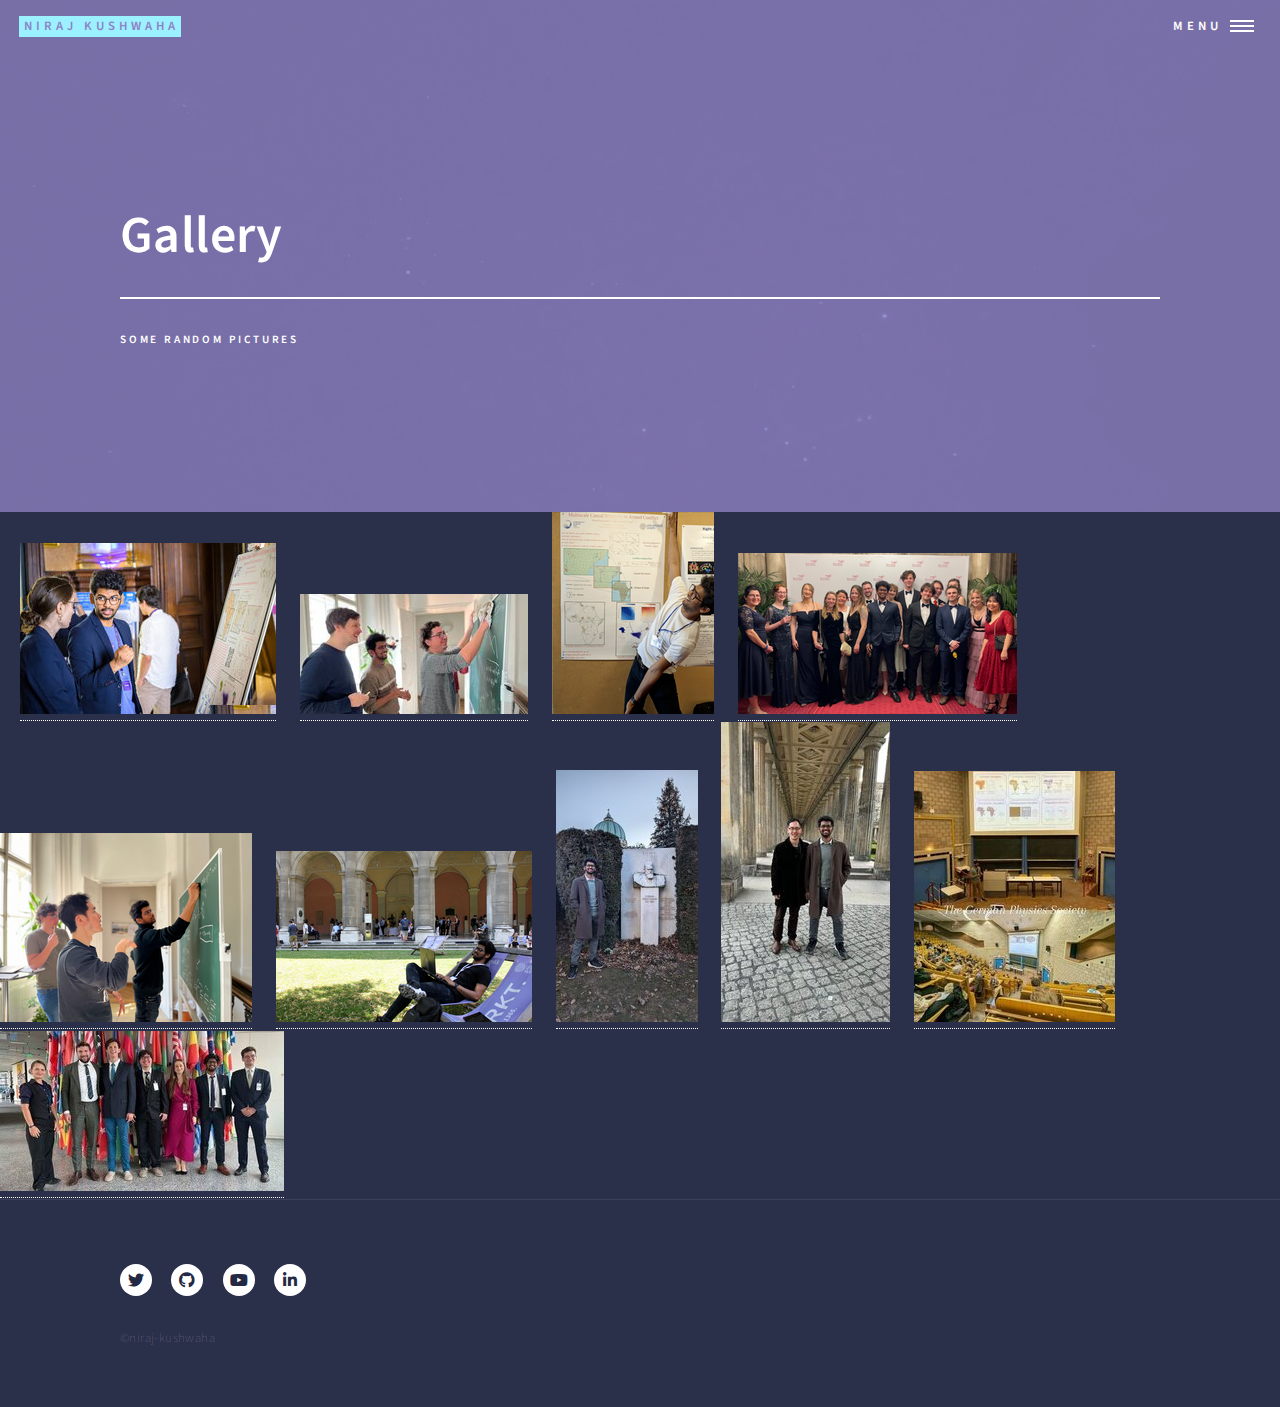
<file: gallery.html>
<!DOCTYPE HTML>
<!--
	Forty by HTML5 UP
	html5up.net | @ajlkn
	Free for personal and commercial use under the CCA 3.0 license (html5up.net/license)
-->
<html>
	<head>
		<!-- Google tag (gtag.js) -->
		<script async src="https://www.googletagmanager.com/gtag/js?id=G-5FGC2TQ7GP"></script>
		<script>
		window.dataLayer = window.dataLayer || [];
		function gtag(){dataLayer.push(arguments);}
		gtag('js', new Date());

		gtag('config', 'G-5FGC2TQ7GP');
		</script>


		<link rel="stylesheet" href="assets/css/lightbox.css">


		<title>Niraj: Gallery</title>
		<link rel="icon" type="image/png" href="assets/documents/icon_eta.png">
		<meta charset="utf-8" />
		<meta name="viewport" content="width=device-width, initial-scale=1, user-scalable=no" />
		<link rel="stylesheet" href="assets/css/main.css" />
		<noscript><link rel="stylesheet" href="assets/css/noscript.css" /></noscript>
	</head>
	<body class="is-preload">

		<!-- Wrapper -->
			<div id="wrapper">

				<!-- Header -->
				<!-- Note: The "styleN" class below should match that of the banner element. -->
					<header id="header" class="alt style2">
						<a href="index.html" class="logo"><strong>Niraj Kushwaha</strong>
						<nav>
							<a href="#menu">Menu</a>
						</nav>
					</header>

				<!-- Menu -->
				<nav id="menu">
					<ul class="links">
						<li><a href="index.html">Home</a></li>
						<li><a href="current.html">Current Project</a></li>
						<li><a href="masters.html">Master Thesis</a></li>
						<li><a href="bachelor.html">Bachelor Thesis</a></li>
						<li><a href="other.html">Other Small Projects</a></li>
						
						<li><a href="gallery.html">Gallery</a></li>
					</ul>
				</nav>

				<!-- Banner -->
				<!-- Note: The "styleN" class below should match that of the header element. -->
					<section id="banner" class="style2">
						<div class="inner">
							<span class="image">
								<img src="assets/documents/mallorca_2023.jpg" alt="" />
							</span>
							<header class="major">
								<h1>Gallery</h1>
							</header>
							<div class="content">
								<p>Some random pictures</p>
							</div>
						</div>
					</section>

				<!-- Main -->
					<div id="main">
							
							<section id="gallery" class="examples-section">

								<div class="image-row">
									&nbsp;&nbsp;&nbsp;&nbsp;&nbsp;&nbsp;<a href="assets/gallery_images/exner.jpeg" data-lightbox="gallery" data-title="Poster competition of Exner lectures 2023."><img class="example-image" src="assets/gallery_images/exner_tn.jpg" alt="Niraj Kushwaha" /></a>
									&nbsp;&nbsp;&nbsp;&nbsp;&nbsp;&nbsp;<a href="assets/gallery_images/board.jpeg" data-lightbox="gallery" data-title="Group meeting at CSH."><img class="example-image" src="assets/gallery_images/board_tn.jpg" alt="Niraj Kushwaha" /></a>
									&nbsp;&nbsp;&nbsp;&nbsp;&nbsp;&nbsp;<a href="assets/gallery_images/poster.jpeg" data-lightbox="gallery" data-title="Poster presentation at CCS 2022."><img class="example-image" src="assets/gallery_images/poster_tn.png" alt="Niraj Kushwaha" /></a>
									&nbsp;&nbsp;&nbsp;&nbsp;&nbsp;&nbsp;<a href="assets/gallery_images/sciBall.jpeg" data-lightbox="gallery" data-title="Science ball Vienna 2022 with CSH."><img class="example-image" src="assets/gallery_images/sciBall_tn.png" alt="Niraj Kushwaha" /></a>
									&nbsp;&nbsp;&nbsp;&nbsp;&nbsp;&nbsp;<a href="assets/gallery_images/board_2.jpeg" data-lightbox="gallery" data-title="Group meeting at CSH."><img class="example-image" src="assets/gallery_images/board_2_tn.png" alt="Niraj Kushwaha" /></a>
									&nbsp;&nbsp;&nbsp;&nbsp;&nbsp;&nbsp;<a href="assets/gallery_images/netsci_2023.jpeg" data-lightbox="gallery" data-title="NetSci 2023"><img class="example-image" src="assets/gallery_images/netsci_2023_tn.png" alt="Niraj Kushwaha" /></a>
									&nbsp;&nbsp;&nbsp;&nbsp;&nbsp;&nbsp;<a href="assets/gallery_images/random.jpg" data-lightbox="gallery" data-title="Random pic"><img class="example-image" src="assets/gallery_images/random_tn.jpg" alt="Niraj Kushwaha" /></a>
									&nbsp;&nbsp;&nbsp;&nbsp;&nbsp;&nbsp;<a href="assets/gallery_images/with_eddie.jpeg" data-lightbox="gallery" data-title="DPG 2024"><img class="example-image" src="assets/gallery_images/with_eddie_tn.jpg" alt="Niraj Kushwaha" /></a>
									&nbsp;&nbsp;&nbsp;&nbsp;&nbsp;&nbsp;<a href="assets/gallery_images/DPG.jpg" data-lightbox="gallery" data-title="DPG talk 2024"><img class="example-image" src="assets/gallery_images/DPG_tn.jpg" alt="Niraj Kushwaha" /></a>
									&nbsp;&nbsp;&nbsp;&nbsp;&nbsp;&nbsp;<a href="assets/gallery_images/UNODC.jpeg" data-lightbox="gallery" data-title="DPG talk 2024"><img class="example-image" src="assets/gallery_images/UNODC_tn.jpg" alt="Niraj Kushwaha" /></a>
								</div>
							  </section>


				<!-- Footer -->
				<footer id="footer">
					<div class="inner">
						<ul class="icons">
							<li><a href="https://twitter.com/nirajkkushwaha" target="_blank" class="icon brands alt fa-twitter"><span class="label">Twitter</span></a></li>
						<!-- <li><a href="#" class="icon brands alt fa-facebook-f"><span class="label">Facebook</span></a></li>
							<li><a href="#" class="icon brands alt fa-instagram"><span class="label">Instagram</span></a></li>
						 -->	
							<li><a href="https://github.com/NirajKushwaha" target="_blank" class="icon brands alt fa-github"><span class="label">GitHub</span></a></li>
							<li><a href="https://www.youtube.com/channel/UCeShAlIQOiPCz2OO7FbNUfw" target="_blank" class="icon brands alt fa-youtube"><span class="label">Youtube</span></a></li>
							<li><a href="https://www.linkedin.com/in/niraj-kushwaha-8a2766114/" target="_blank" class="icon brands alt fa-linkedin-in"><span class="label">LinkedIn</span></a></li>
						</ul>
						<ul class="copyright">
							<li>&copy;niraj-kushwaha</li><li>
						</ul>
					</div>
				</footer>
			</div>

		<!-- Scripts -->
			<script src="assets/js/jquery.min.js"></script>
			<script src="assets/js/jquery.scrolly.min.js"></script>
			<script src="assets/js/jquery.scrollex.min.js"></script>
			<script src="assets/js/browser.min.js"></script>
			<script src="assets/js/breakpoints.min.js"></script>
			<script src="assets/js/util.js"></script>
			<script src="assets/js/main.js"></script>

			<script src="assets/js/lightbox.js"></script>
			<script>
				lightbox.option({
					'resizeDuration': 200,
					'wrapAround': true
				});
			</script>

	</body>
</html>
</file>
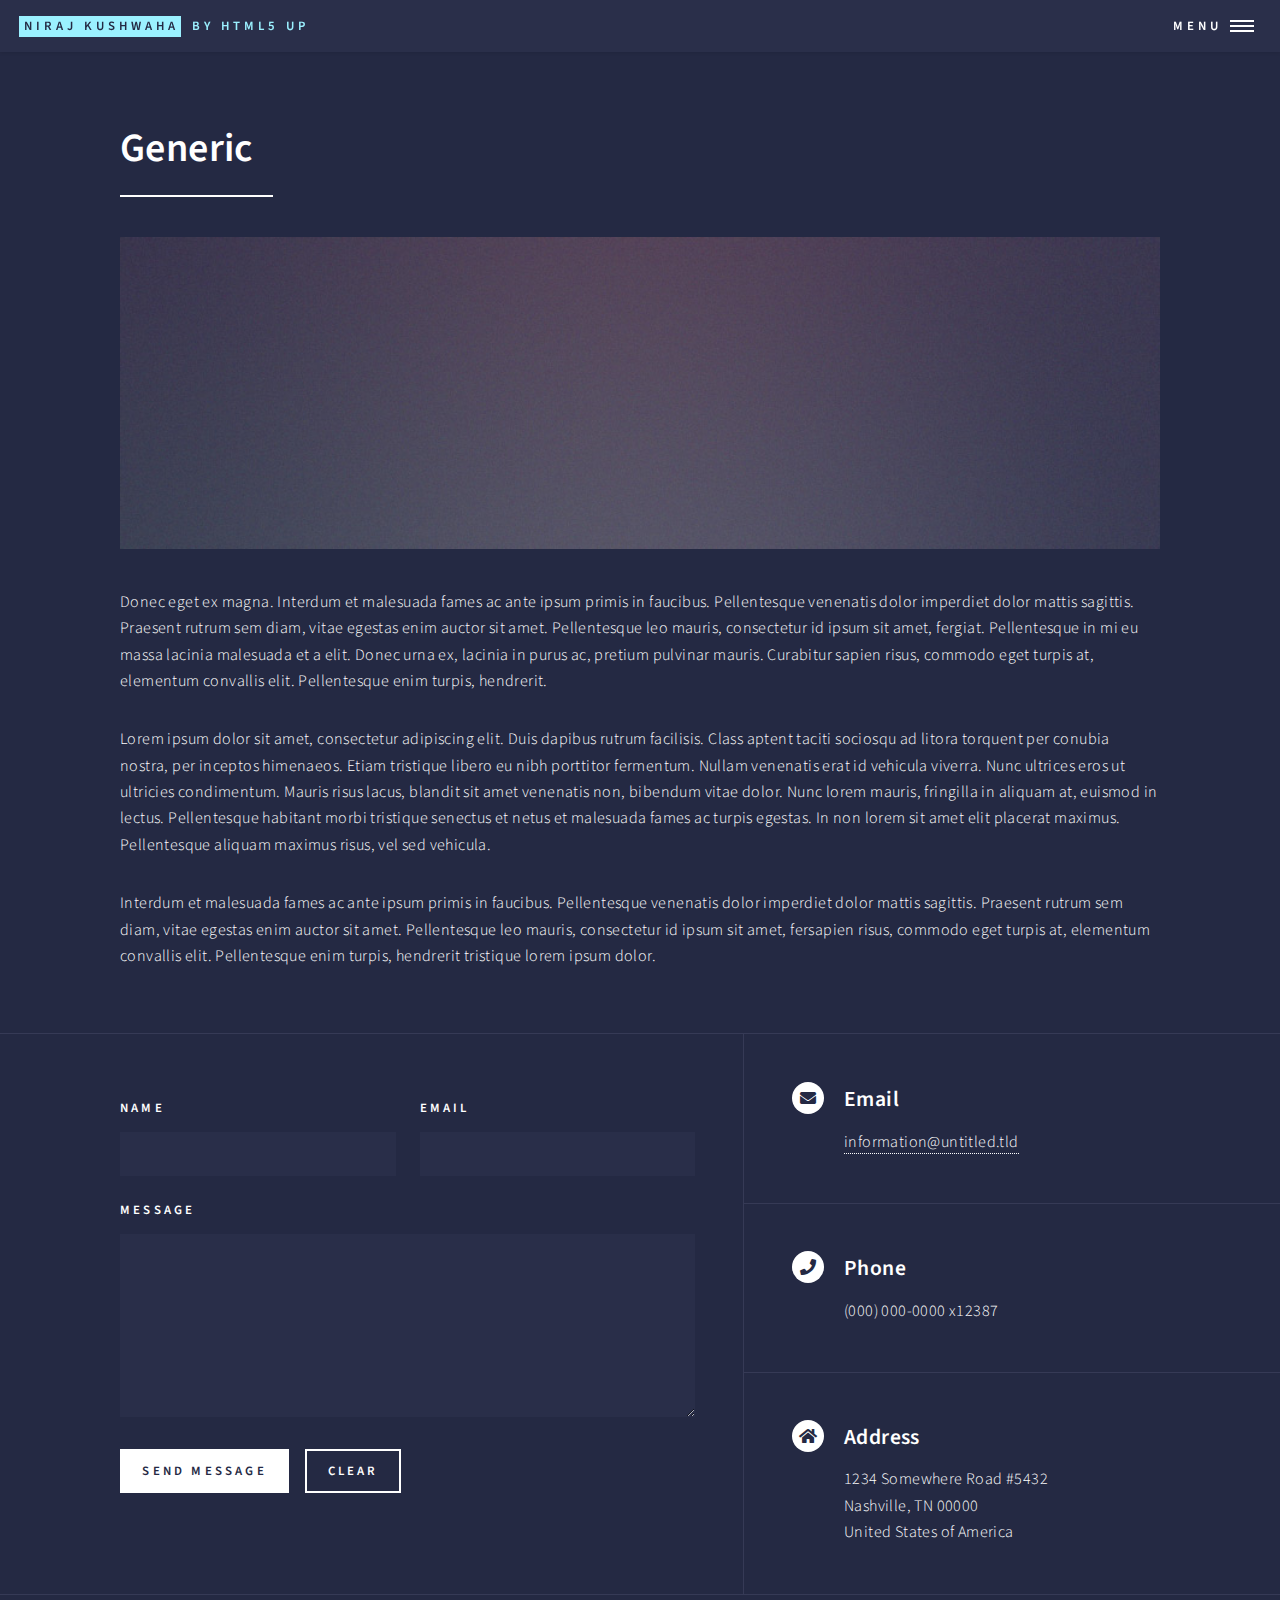
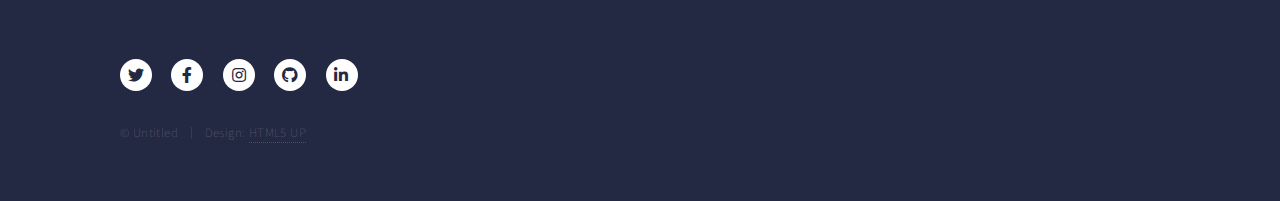
<file: generic.html>
<!DOCTYPE HTML>
<!--
	Forty by HTML5 UP
	html5up.net | @ajlkn
	Free for personal and commercial use under the CCA 3.0 license (html5up.net/license)
-->
<html>
	<head>
		<title>NIRAJ KUSHWAHA</title>
		<meta charset="utf-8" />
		<meta name="viewport" content="width=device-width, initial-scale=1, user-scalable=no" />
		<link rel="stylesheet" href="assets/css/main.css" />
		<noscript><link rel="stylesheet" href="assets/css/noscript.css" /></noscript>
	</head>
	<body class="is-preload">

		<!-- Wrapper -->
			<div id="wrapper">

				<!-- Header -->
					<header id="header">
						<a href="index.html" class="logo"><strong>NIRAJ KUSHWAHA</strong> <span>by HTML5 UP</span></a>
						<nav>
							<a href="#menu">Menu</a>
						</nav>
					</header>

				<!-- Menu -->
					<nav id="menu">
						<ul class="links">
							<li><a href="index.html">Home</a></li>
							<li><a href="landing.html">Landing</a></li>
							<li><a href="generic.html">Generic</a></li>
							<li><a href="elements.html">Elements</a></li>
						</ul>
						<ul class="actions stacked">
							<li><a href="#" class="button primary fit">Get Started</a></li>
							<li><a href="#" class="button fit">Log In</a></li>
						</ul>
					</nav>

				<!-- Main -->
					<div id="main" class="alt">

						<!-- One -->
							<section id="one">
								<div class="inner">
									<header class="major">
										<h1>Generic</h1>
									</header>
									<span class="image main"><img src="images/pic11.jpg" alt="" /></span>
									<p>Donec eget ex magna. Interdum et malesuada fames ac ante ipsum primis in faucibus. Pellentesque venenatis dolor imperdiet dolor mattis sagittis. Praesent rutrum sem diam, vitae egestas enim auctor sit amet. Pellentesque leo mauris, consectetur id ipsum sit amet, fergiat. Pellentesque in mi eu massa lacinia malesuada et a elit. Donec urna ex, lacinia in purus ac, pretium pulvinar mauris. Curabitur sapien risus, commodo eget turpis at, elementum convallis elit. Pellentesque enim turpis, hendrerit.</p>
									<p>Lorem ipsum dolor sit amet, consectetur adipiscing elit. Duis dapibus rutrum facilisis. Class aptent taciti sociosqu ad litora torquent per conubia nostra, per inceptos himenaeos. Etiam tristique libero eu nibh porttitor fermentum. Nullam venenatis erat id vehicula viverra. Nunc ultrices eros ut ultricies condimentum. Mauris risus lacus, blandit sit amet venenatis non, bibendum vitae dolor. Nunc lorem mauris, fringilla in aliquam at, euismod in lectus. Pellentesque habitant morbi tristique senectus et netus et malesuada fames ac turpis egestas. In non lorem sit amet elit placerat maximus. Pellentesque aliquam maximus risus, vel sed vehicula.</p>
									<p>Interdum et malesuada fames ac ante ipsum primis in faucibus. Pellentesque venenatis dolor imperdiet dolor mattis sagittis. Praesent rutrum sem diam, vitae egestas enim auctor sit amet. Pellentesque leo mauris, consectetur id ipsum sit amet, fersapien risus, commodo eget turpis at, elementum convallis elit. Pellentesque enim turpis, hendrerit tristique lorem ipsum dolor.</p>
								</div>
							</section>

					</div>

				<!-- Contact -->
					<section id="contact">
						<div class="inner">
							<section>
								<form method="post" action="#">
									<div class="fields">
										<div class="field half">
											<label for="name">Name</label>
											<input type="text" name="name" id="name" />
										</div>
										<div class="field half">
											<label for="email">Email</label>
											<input type="text" name="email" id="email" />
										</div>
										<div class="field">
											<label for="message">Message</label>
											<textarea name="message" id="message" rows="6"></textarea>
										</div>
									</div>
									<ul class="actions">
										<li><input type="submit" value="Send Message" class="primary" /></li>
										<li><input type="reset" value="Clear" /></li>
									</ul>
								</form>
							</section>
							<section class="split">
								<section>
									<div class="contact-method">
										<span class="icon solid alt fa-envelope"></span>
										<h3>Email</h3>
										<a href="#">information@untitled.tld</a>
									</div>
								</section>
								<section>
									<div class="contact-method">
										<span class="icon solid alt fa-phone"></span>
										<h3>Phone</h3>
										<span>(000) 000-0000 x12387</span>
									</div>
								</section>
								<section>
									<div class="contact-method">
										<span class="icon solid alt fa-home"></span>
										<h3>Address</h3>
										<span>1234 Somewhere Road #5432<br />
										Nashville, TN 00000<br />
										United States of America</span>
									</div>
								</section>
							</section>
						</div>
					</section>

				<!-- Footer -->
					<footer id="footer">
						<div class="inner">
							<ul class="icons">
								<li><a href="#" class="icon brands alt fa-twitter"><span class="label">Twitter</span></a></li>
								<li><a href="#" class="icon brands alt fa-facebook-f"><span class="label">Facebook</span></a></li>
								<li><a href="#" class="icon brands alt fa-instagram"><span class="label">Instagram</span></a></li>
								<li><a href="#" class="icon brands alt fa-github"><span class="label">GitHub</span></a></li>
								<li><a href="#" class="icon brands alt fa-linkedin-in"><span class="label">LinkedIn</span></a></li>
							</ul>
							<ul class="copyright">
								<li>&copy; Untitled</li><li>Design: <a href="https://html5up.net">HTML5 UP</a></li>
							</ul>
						</div>
					</footer>

			</div>

		<!-- Scripts -->
			<script src="assets/js/jquery.min.js"></script>
			<script src="assets/js/jquery.scrolly.min.js"></script>
			<script src="assets/js/jquery.scrollex.min.js"></script>
			<script src="assets/js/browser.min.js"></script>
			<script src="assets/js/breakpoints.min.js"></script>
			<script src="assets/js/util.js"></script>
			<script src="assets/js/main.js"></script>

	</body>
</html>
</file>
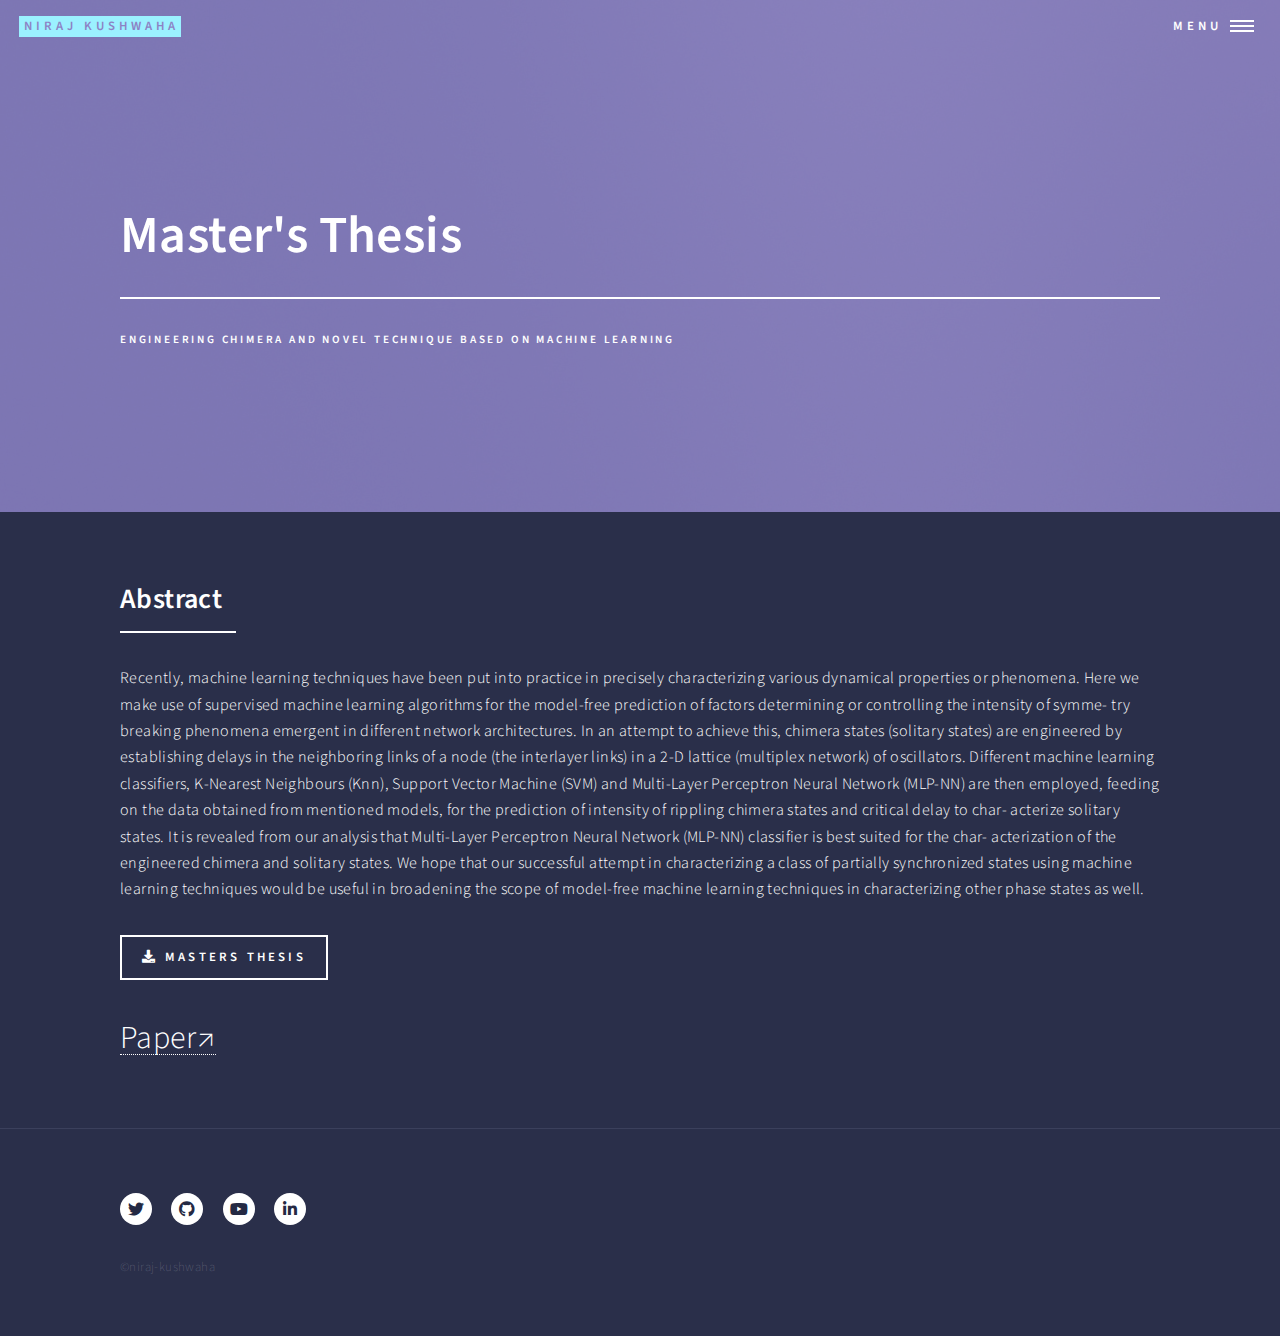
<file: masters.html>
<!DOCTYPE HTML>
<!--
	Forty by HTML5 UP
	html5up.net | @ajlkn
	Free for personal and commercial use under the CCA 3.0 license (html5up.net/license)
-->
<html>
	<head>
		<!-- Google tag (gtag.js) -->
		<script async src="https://www.googletagmanager.com/gtag/js?id=G-5FGC2TQ7GP"></script>
		<script>
		window.dataLayer = window.dataLayer || [];
		function gtag(){dataLayer.push(arguments);}
		gtag('js', new Date());

		gtag('config', 'G-5FGC2TQ7GP');
		</script>


		<title>Niraj: Masters Thesis</title>
		<link rel="icon" type="image/png" href="assets/documents/icon_eta.png">
		<meta charset="utf-8" />
		<meta name="viewport" content="width=device-width, initial-scale=1, user-scalable=no" />
		<link rel="stylesheet" href="assets/css/main.css" />
		<noscript><link rel="stylesheet" href="assets/css/noscript.css" /></noscript>
	</head>
	<body class="is-preload">

		<!-- Wrapper -->
			<div id="wrapper">

				<!-- Header -->
				<!-- Note: The "styleN" class below should match that of the banner element. -->
					<header id="header" class="alt style2">
						<a href="index.html" class="logo"><strong>Niraj Kushwaha</strong>
						<nav>
							<a href="#menu">Menu</a>
						</nav>
					</header>

				<!-- Menu -->
				<nav id="menu">
					<ul class="links">
						<li><a href="index.html">Home</a></li>
						<li><a href="current.html">Current Project</a></li>
						<li><a href="masters.html">Master Thesis</a></li>
						<li><a href="bachelor.html">Bachelor Thesis</a></li>
						<li><a href="other.html">Other Small Projects</a></li>
						
						<li><a href="gallery.html">Gallery</a></li>
					</ul>
				</nav>

				<!-- Banner -->
				<!-- Note: The "styleN" class below should match that of the header element. -->
					<section id="banner" class="style2">
						<div class="inner">
							<span class="image">
								<img src="images/pic07.jpg" alt="" />
							</span>
							<header class="major">
								<h1>Master's Thesis</h1>
							</header>
							<div class="content">
								<p>Engineering Chimera and Novel Technique
                                    Based on Machine Learning</p>
							</div>
						</div>
					</section>

				<!-- Main -->
					<div id="main">

						<!-- One -->
							<section id="one">
								<div class="inner">
									<header class="major">
										<h2>Abstract</h2>
									</header>
									<p>
										Recently, machine learning techniques have been put into practice in
precisely characterizing various dynamical properties or phenomena. Here
we make use of supervised machine learning algorithms for the model-free
prediction of factors determining or controlling the intensity of symme-
try breaking phenomena emergent in different network architectures. In
an attempt to achieve this, chimera states (solitary states) are engineered
by establishing delays in the neighboring links of a node (the interlayer
links) in a 2-D lattice (multiplex network) of oscillators. Different machine
learning classifiers, K-Nearest Neighbours (Knn), Support Vector Machine
(SVM) and Multi-Layer Perceptron Neural Network (MLP-NN) are then
employed, feeding on the data obtained from mentioned models, for the
prediction of intensity of rippling chimera states and critical delay to char-
acterize solitary states. It is revealed from our analysis that Multi-Layer
Perceptron Neural Network (MLP-NN) classifier is best suited for the char-
acterization of the engineered chimera and solitary states. We hope that
our successful attempt in characterizing a class of partially synchronized
states using machine learning techniques would be useful in broadening
the scope of model-free machine learning techniques in characterizing other
phase states as well.
									</p>
									<a href="assets/documents/masters.pdf" target="_blank" class="button icon solid fa-download">Masters Thesis</a>
									<p><p>
									<a href="https://www.frontiersin.org/articles/10.3389/fphy.2021.513969/full" target="_blank" > 
										<font size="+3">Paper&#8599</font>
									</a>
								</div>
							</section>



				<!-- Footer -->
				<footer id="footer">
					<div class="inner">
						<ul class="icons">
							<li><a href="https://twitter.com/nirajkkushwaha" target="_blank" class="icon brands alt fa-twitter"><span class="label">Twitter</span></a></li>
						<!-- <li><a href="#" class="icon brands alt fa-facebook-f"><span class="label">Facebook</span></a></li>
							<li><a href="#" class="icon brands alt fa-instagram"><span class="label">Instagram</span></a></li>
						 -->	
							<li><a href="https://github.com/NirajKushwaha" target="_blank" class="icon brands alt fa-github"><span class="label">GitHub</span></a></li>
							<li><a href="https://www.youtube.com/channel/UCeShAlIQOiPCz2OO7FbNUfw" target="_blank" class="icon brands alt fa-youtube"><span class="label">Youtube</span></a></li>
							<li><a href="https://www.linkedin.com/in/niraj-kushwaha-8a2766114/" target="_blank" class="icon brands alt fa-linkedin-in"><span class="label">LinkedIn</span></a></li>
						</ul>
						<ul class="copyright">
							<li>&copy;niraj-kushwaha</li><li>
						</ul>
					</div>
				</footer>
			</div>

		<!-- Scripts -->
			<script src="assets/js/jquery.min.js"></script>
			<script src="assets/js/jquery.scrolly.min.js"></script>
			<script src="assets/js/jquery.scrollex.min.js"></script>
			<script src="assets/js/browser.min.js"></script>
			<script src="assets/js/breakpoints.min.js"></script>
			<script src="assets/js/util.js"></script>
			<script src="assets/js/main.js"></script>

	</body>
</html>
</file>
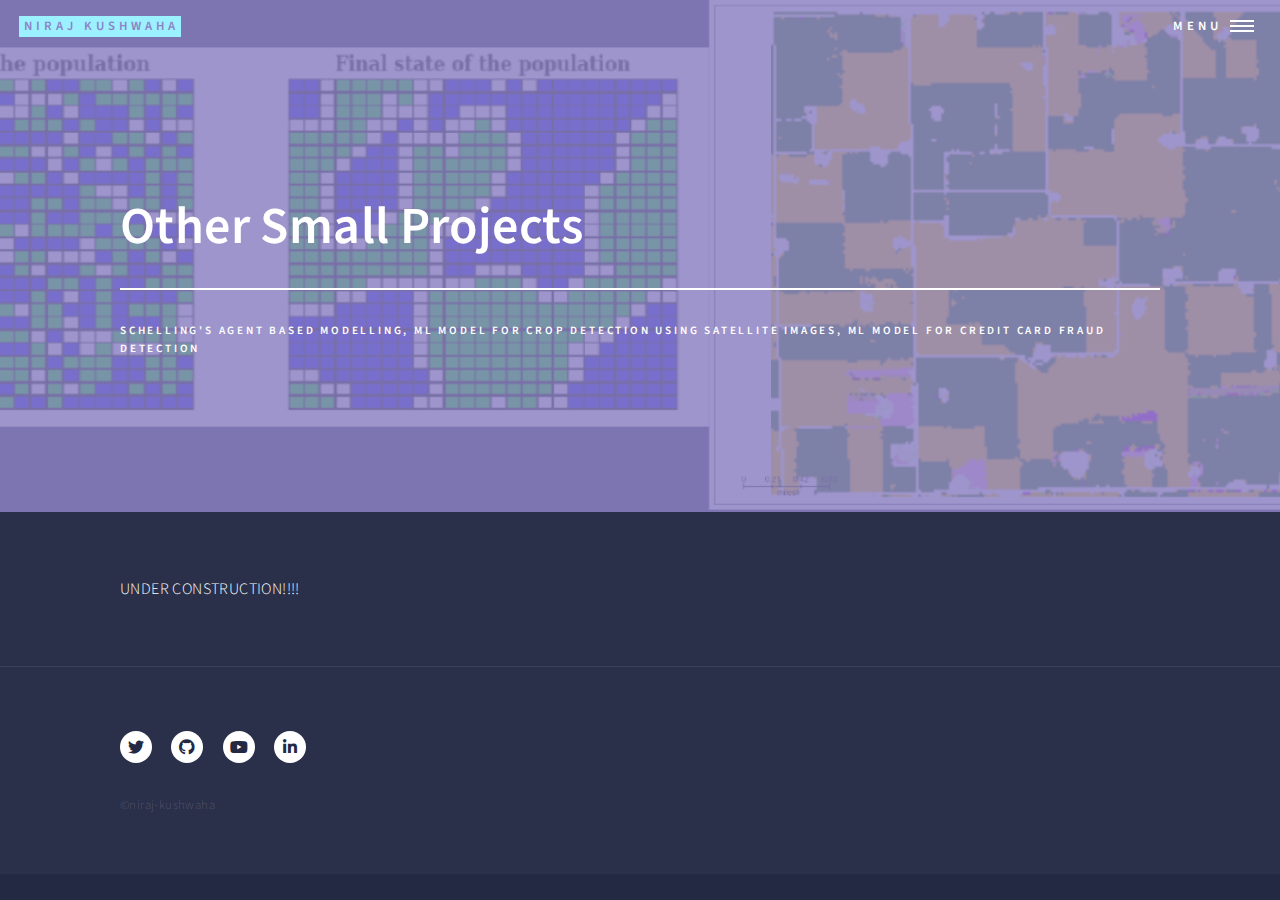
<file: other.html>
<!DOCTYPE HTML>
<!--
	Forty by HTML5 UP
	html5up.net | @ajlkn
	Free for personal and commercial use under the CCA 3.0 license (html5up.net/license)
-->
<html>
	<head>
		<!-- Google tag (gtag.js) -->
		<script async src="https://www.googletagmanager.com/gtag/js?id=G-5FGC2TQ7GP"></script>
		<script>
		window.dataLayer = window.dataLayer || [];
		function gtag(){dataLayer.push(arguments);}
		gtag('js', new Date());

		gtag('config', 'G-5FGC2TQ7GP');
		</script>


		<title>Niraj: Other Projects</title>
		<link rel="icon" type="image/png" href="assets/documents/icon_eta.png">
		<meta charset="utf-8" />
		<meta name="viewport" content="width=device-width, initial-scale=1, user-scalable=no" />
		<link rel="stylesheet" href="assets/css/main.css" />
		<noscript><link rel="stylesheet" href="assets/css/noscript.css" /></noscript>
	</head>
	<body class="is-preload">

		<!-- Wrapper -->
			<div id="wrapper">

				<!-- Header -->
				<!-- Note: The "styleN" class below should match that of the banner element. -->
					<header id="header" class="alt style2">
						<a href="index.html" class="logo"><strong>Niraj Kushwaha</strong>
						<nav>
							<a href="#menu">Menu</a>
						</nav>
					</header>

				<!-- Menu -->
				<nav id="menu">
					<ul class="links">
						<li><a href="index.html">Home</a></li>
						<li><a href="current.html">Current Project</a></li>
						<li><a href="masters.html">Master Thesis</a></li>
						<li><a href="bachelor.html">Bachelor Thesis</a></li>
						<li><a href="other.html">Other Small Projects</a></li>
						
						<li><a href="gallery.html">Gallery</a></li>
					</ul>
				</nav>

				<!-- Banner -->
				<!-- Note: The "styleN" class below should match that of the header element. -->
					<section id="banner" class="style2">
						<div class="inner">
							<span class="image">
								<img src="assets/documents/other.png" alt="" />
							</span>
							<header class="major">
								<h1>Other Small Projects</h1>
							</header>
							<div class="content">
								<p>Schelling's Agent based modelling, ML model for crop detection using satellite images, ML model for credit card fraud detection </p>
							</div>
						</div>
					</section>

				<!-- Main -->
					<div id="main">

						<!-- One -->
							<section id="one">
								<div class="inner">
									<!-- <header class="major">
										<h2>Abstract</h2>
									</header> -->
									<p>
										UNDER CONSTRUCTION!!!!
									</p>
									
								</div>
							</section>



				<!-- Footer -->
				<footer id="footer">
					<div class="inner">
						<ul class="icons">
							<li><a href="https://twitter.com/nirajkkushwaha" target="_blank" class="icon brands alt fa-twitter"><span class="label">Twitter</span></a></li>
						<!-- <li><a href="#" class="icon brands alt fa-facebook-f"><span class="label">Facebook</span></a></li>
							<li><a href="#" class="icon brands alt fa-instagram"><span class="label">Instagram</span></a></li>
						 -->	
							<li><a href="https://github.com/NirajKushwaha" target="_blank" class="icon brands alt fa-github"><span class="label">GitHub</span></a></li>
							<li><a href="https://www.youtube.com/channel/UCeShAlIQOiPCz2OO7FbNUfw" target="_blank" class="icon brands alt fa-youtube"><span class="label">Youtube</span></a></li>
							<li><a href="https://www.linkedin.com/in/niraj-kushwaha-8a2766114/" target="_blank" class="icon brands alt fa-linkedin-in"><span class="label">LinkedIn</span></a></li>
						</ul>
						<ul class="copyright">
							<li>&copy;niraj-kushwaha</li><li>
						</ul>
					</div>
				</footer>
			</div>

		<!-- Scripts -->
			<script src="assets/js/jquery.min.js"></script>
			<script src="assets/js/jquery.scrolly.min.js"></script>
			<script src="assets/js/jquery.scrollex.min.js"></script>
			<script src="assets/js/browser.min.js"></script>
			<script src="assets/js/breakpoints.min.js"></script>
			<script src="assets/js/util.js"></script>
			<script src="assets/js/main.js"></script>

	</body>
</html>
</file>
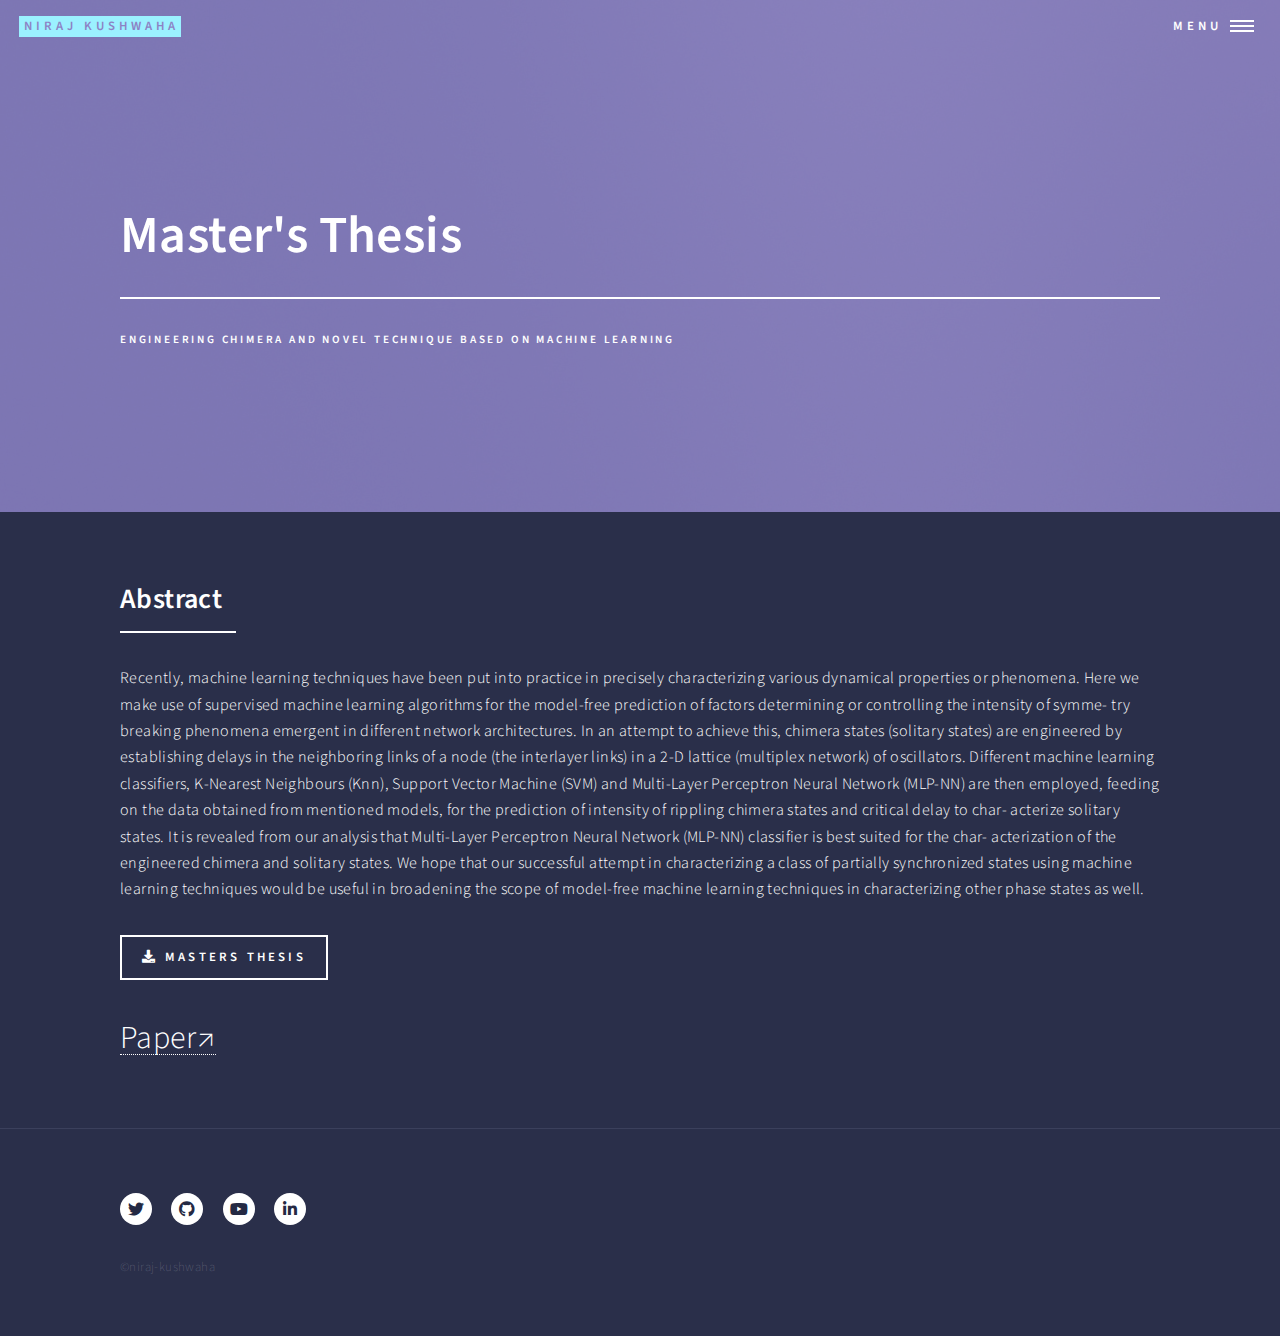
<file: webpages/masters.html>
<!DOCTYPE HTML>
<!--
	Forty by HTML5 UP
	html5up.net | @ajlkn
	Free for personal and commercial use under the CCA 3.0 license (html5up.net/license)
-->
<html>
	<head>
		<!-- Google tag (gtag.js) -->
		<script async src="https://www.googletagmanager.com/gtag/js?id=G-5FGC2TQ7GP"></script>
		<script>
		window.dataLayer = window.dataLayer || [];
		function gtag(){dataLayer.push(arguments);}
		gtag('js', new Date());

		gtag('config', 'G-5FGC2TQ7GP');
		</script>


		<title>Niraj: Masters Thesis</title>
		<link rel="icon" type="image/png" href="../assets/documents/icon_eta.png">
		<meta charset="utf-8" />
		<meta name="viewport" content="width=device-width, initial-scale=1, user-scalable=no" />
		<link rel="stylesheet" href="../assets/css/main.css" />
		<noscript><link rel="stylesheet" href="../assets/css/noscript.css" /></noscript>
	</head>
	<body class="is-preload">

		<!-- Wrapper -->
			<div id="wrapper">

				<!-- Header -->
				<!-- Note: The "styleN" class below should match that of the banner element. -->
					<header id="header" class="alt style2">
						<a href="../index.html" class="logo"><strong>Niraj Kushwaha</strong></a>
						<nav>
							<a href="#menu">Menu</a>
						</nav>
					</header>

				<!-- Menu -->
				<nav id="menu">
					<ul class="links">
						<li><a href="../index.html">Home</a></li>
						<li><a href="current.html">Current Project</a></li>
						<li><a href="masters.html">Master Thesis</a></li>
						<li><a href="bachelor.html">Bachelor Thesis</a></li>
						<li><a href="other.html">Other Small Projects</a></li>
						
						<li><a href="../gallery.html">Gallery</a></li>
					</ul>
				</nav>

				<!-- Banner -->
				<!-- Note: The "styleN" class below should match that of the header element. -->
					<section id="banner" class="style2">
						<div class="inner">
							<span class="image">
								<img src="../images/pic07.jpg" alt="" />
							</span>
							<header class="major">
								<h1>Master's Thesis</h1>
							</header>
							<div class="content">
								<p>Engineering Chimera and Novel Technique
                                    Based on Machine Learning</p>
							</div>
						</div>
					</section>

				<!-- Main -->
					<div id="main">

						<!-- One -->
							<section id="one">
								<div class="inner">
									<header class="major">
										<h2>Abstract</h2>
									</header>
									<p>
										Recently, machine learning techniques have been put into practice in
precisely characterizing various dynamical properties or phenomena. Here
we make use of supervised machine learning algorithms for the model-free
prediction of factors determining or controlling the intensity of symme-
try breaking phenomena emergent in different network architectures. In
an attempt to achieve this, chimera states (solitary states) are engineered
by establishing delays in the neighboring links of a node (the interlayer
links) in a 2-D lattice (multiplex network) of oscillators. Different machine
learning classifiers, K-Nearest Neighbours (Knn), Support Vector Machine
(SVM) and Multi-Layer Perceptron Neural Network (MLP-NN) are then
employed, feeding on the data obtained from mentioned models, for the
prediction of intensity of rippling chimera states and critical delay to char-
acterize solitary states. It is revealed from our analysis that Multi-Layer
Perceptron Neural Network (MLP-NN) classifier is best suited for the char-
acterization of the engineered chimera and solitary states. We hope that
our successful attempt in characterizing a class of partially synchronized
states using machine learning techniques would be useful in broadening
the scope of model-free machine learning techniques in characterizing other
phase states as well.
									</p>
									<a href="../assets/documents/masters.pdf" target="_blank" class="button icon solid fa-download">Masters Thesis</a>
									<p><p>
									<a href="https://www.frontiersin.org/articles/10.3389/fphy.2021.513969/full" target="_blank" > 
										<font size="+3">Paper&#8599</font>
									</a>
								</div>
							</section>



				<!-- Footer -->
				<footer id="footer">
					<div class="inner">
						<ul class="icons">
							<li><a href="https://bsky.app/profile/kushwaha.bsky.social" target="_blank" class="icon brands alt fa-twitter"><span class="label">Twitter</span></a></li>
						<!-- <li><a href="#" class="icon brands alt fa-facebook-f"><span class="label">Facebook</span></a></li>
							<li><a href="#" class="icon brands alt fa-instagram"><span class="label">Instagram</span></a></li>
						 -->	
							<li><a href="https://github.com/NirajKushwaha" target="_blank" class="icon brands alt fa-github"><span class="label">GitHub</span></a></li>
							<li><a href="https://www.youtube.com/channel/UCeShAlIQOiPCz2OO7FbNUfw" target="_blank" class="icon brands alt fa-youtube"><span class="label">Youtube</span></a></li>
							<li><a href="https://www.linkedin.com/in/niraj-kushwaha-8a2766114/" target="_blank" class="icon brands alt fa-linkedin-in"><span class="label">LinkedIn</span></a></li>
						</ul>
						<ul class="copyright">
							<li>&copy;niraj-kushwaha</li><li>
						</ul>
					</div>
				</footer>
			</div>

		<!-- Scripts -->
			<script src="../assets/js/jquery.min.js"></script>
			<script src="../assets/js/jquery.scrolly.min.js"></script>
			<script src="../assets/js/jquery.scrollex.min.js"></script>
			<script src="../assets/js/browser.min.js"></script>
			<script src="../assets/js/breakpoints.min.js"></script>
			<script src="../assets/js/util.js"></script>
			<script src="../assets/js/main.js"></script>

	</body>
</html>
</file>
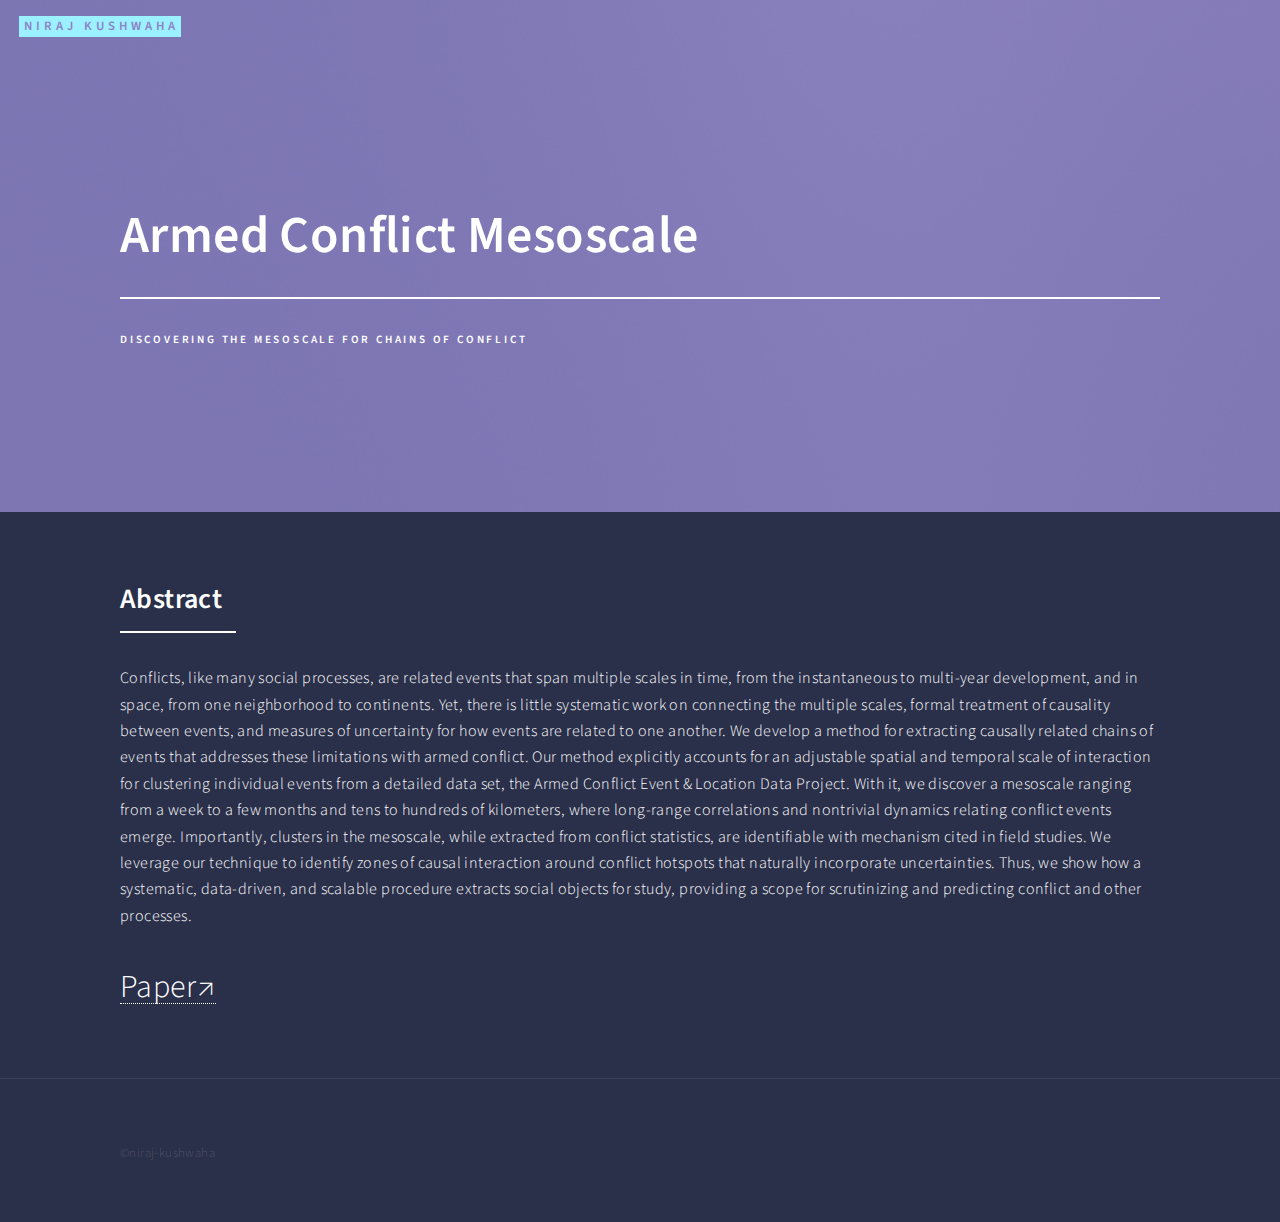
<file: webpages/mesoscale.html>
<!DOCTYPE HTML>
<!--
	Forty by HTML5 UP
	html5up.net | @ajlkn
	Free for personal and commercial use under the CCA 3.0 license (html5up.net/license)
-->
<html>
	<head>
		<!-- Google tag (gtag.js) -->
		<script async src="https://www.googletagmanager.com/gtag/js?id=G-5FGC2TQ7GP"></script>
		<script>
		window.dataLayer = window.dataLayer || [];
		function gtag(){dataLayer.push(arguments);}
		gtag('js', new Date());

		gtag('config', 'G-5FGC2TQ7GP');
		</script>


		<title>Niraj: Masters Thesis</title>
		<link rel="icon" type="image/png" href="../assets/documents/icon_eta.png">
		<meta charset="utf-8" />
		<meta name="viewport" content="width=device-width, initial-scale=1, user-scalable=no" />
		<link rel="stylesheet" href="../assets/css/main.css" />
		<noscript><link rel="stylesheet" href="../assets/css/noscript.css" /></noscript>
	</head>
	<body class="is-preload">

		<!-- Wrapper -->
			<div id="wrapper">

				<!-- Header -->
				<!-- Note: The "styleN" class below should match that of the banner element. -->
					<header id="header" class="alt style2">
						<a href="../index.html" class="logo"><strong>Niraj Kushwaha</strong></a>
					</header>

				<!-- Banner -->
				<!-- Note: The "styleN" class below should match that of the header element. -->
					<section id="banner" class="style2">
						<div class="inner">
							<span class="image">
								<img src="../images/pic07.jpg" alt="" />
							</span>
							<header class="major">
								<h1>Armed Conflict Mesoscale</h1>
							</header>
							<div class="content">
								<p>Discovering the mesoscale for chains of conflict </p>
							</div>
						</div>
					</section>

				<!-- Main -->
					<div id="main">

						<!-- One -->
							<section id="one">
								<div class="inner">
									<header class="major">
										<h2>Abstract</h2>
									</header>
									<p>
                                        Conflicts, like many social processes, are related events that span multiple scales in time, 
                                        from the instantaneous to multi-year development, and in space, from one neighborhood to continents. 
                                        Yet, there is little systematic work on connecting the multiple scales, formal treatment of causality 
                                        between events, and measures of uncertainty for how events are related to one another. We develop a 
                                        method for extracting causally related chains of events that addresses these limitations with armed conflict. 
                                        Our method explicitly accounts for an adjustable spatial and temporal scale of interaction for clustering 
                                        individual events from a detailed data set, the Armed Conflict Event & Location Data Project. 
                                        With it, we discover a mesoscale ranging from a week to a few months and tens to hundreds of kilometers, 
                                        where long-range correlations and nontrivial dynamics relating conflict events emerge. 
                                        Importantly, clusters in the mesoscale, while extracted from conflict statistics, 
                                        are identifiable with mechanism cited in field studies. We leverage our technique to identify zones of 
                                        causal interaction around conflict hotspots that naturally incorporate uncertainties. 
                                        Thus, we show how a systematic, data-driven, and scalable procedure extracts social objects for study, 
                                        providing a scope for scrutinizing and predicting conflict and other processes.
									</p>
									<p><p>
									<a href="https://academic.oup.com/pnasnexus/article/2/7/pgad228/7230197" target="_blank" > 
										<font size="+3">Paper&#8599</font>
									</a>
								</div>
							</section>



				<!-- Footer -->
				<footer id="footer">
					<div class="inner">
						<ul class="copyright">
							<li>&copy;niraj-kushwaha</li><li>
						</ul>
					</div>
				</footer>
			</div>

		<!-- Scripts -->
			<script src="../assets/js/jquery.min.js"></script>
			<script src="../assets/js/jquery.scrolly.min.js"></script>
			<script src="../assets/js/jquery.scrollex.min.js"></script>
			<script src="../assets/js/browser.min.js"></script>
			<script src="../assets/js/breakpoints.min.js"></script>
			<script src="../assets/js/util.js"></script>
			<script src="../assets/js/main.js"></script>

	</body>
</html>
</file>
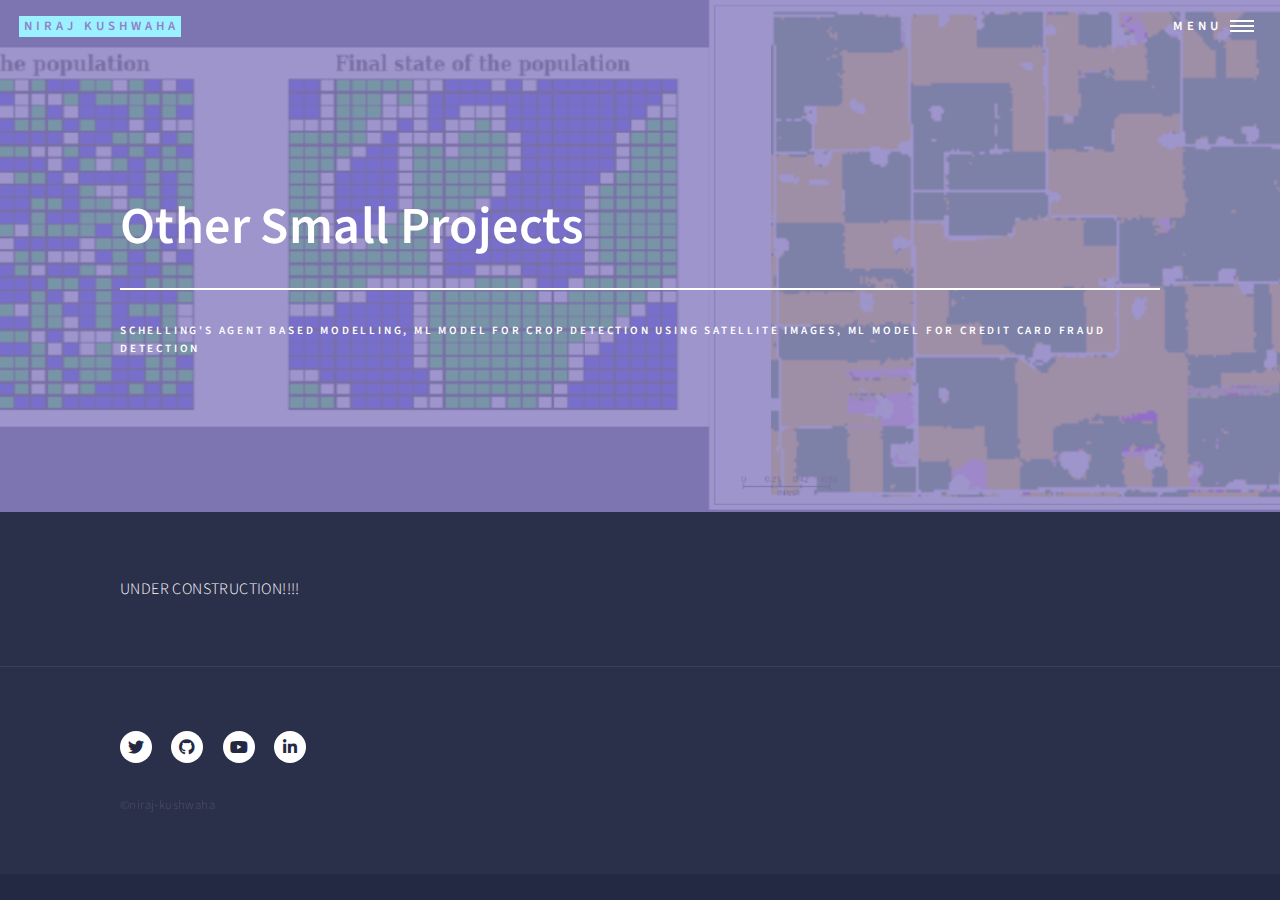
<file: webpages/other.html>
<!DOCTYPE HTML>
<!--
	Forty by HTML5 UP
	html5up.net | @ajlkn
	Free for personal and commercial use under the CCA 3.0 license (html5up.net/license)
-->
<html>
	<head>
		<!-- Google tag (gtag.js) -->
		<script async src="https://www.googletagmanager.com/gtag/js?id=G-5FGC2TQ7GP"></script>
		<script>
		window.dataLayer = window.dataLayer || [];
		function gtag(){dataLayer.push(arguments);}
		gtag('js', new Date());

		gtag('config', 'G-5FGC2TQ7GP');
		</script>


		<title>Niraj: Other Projects</title>
		<link rel="icon" type="image/png" href="../assets/documents/icon_eta.png">
		<meta charset="utf-8" />
		<meta name="viewport" content="width=device-width, initial-scale=1, user-scalable=no" />
		<link rel="stylesheet" href="../assets/css/main.css" />
		<noscript><link rel="stylesheet" href="../assets/css/noscript.css" /></noscript>
	</head>
	<body class="is-preload">

		<!-- Wrapper -->
			<div id="wrapper">

				<!-- Header -->
				<!-- Note: The "styleN" class below should match that of the banner element. -->
					<header id="header" class="alt style2">
						<a href="../index.html" class="logo"><strong>Niraj Kushwaha</strong></a>
						<nav>
							<a href="#menu">Menu</a>
						</nav>
					</header>

				<!-- Menu -->
				<nav id="menu">
					<ul class="links">
						<li><a href="../index.html">Home</a></li>
						<li><a href="current.html">Current Project</a></li>
						<li><a href="masters.html">Master Thesis</a></li>
						<li><a href="bachelor.html">Bachelor Thesis</a></li>
						<li><a href="other.html">Other Small Projects</a></li>
						
						<li><a href="../gallery.html">Gallery</a></li>
					</ul>
				</nav>

				<!-- Banner -->
				<!-- Note: The "styleN" class below should match that of the header element. -->
					<section id="banner" class="style2">
						<div class="inner">
							<span class="image">
								<img src="../assets/documents/other.png" alt="" />
							</span>
							<header class="major">
								<h1>Other Small Projects</h1>
							</header>
							<div class="content">
								<p>Schelling's Agent based modelling, ML model for crop detection using satellite images, ML model for credit card fraud detection </p>
							</div>
						</div>
					</section>

				<!-- Main -->
					<div id="main">

						<!-- One -->
							<section id="one">
								<div class="inner">
									<!-- <header class="major">
										<h2>Abstract</h2>
									</header> -->
									<p>
										UNDER CONSTRUCTION!!!!
									</p>
									
								</div>
							</section>



				<!-- Footer -->
				<footer id="footer">
					<div class="inner">
						<ul class="icons">
							<li><a href="https://bsky.app/profile/kushwaha.bsky.social" target="_blank" class="icon brands alt fa-twitter"><span class="label">Twitter</span></a></li>
						<!-- <li><a href="#" class="icon brands alt fa-facebook-f"><span class="label">Facebook</span></a></li>
							<li><a href="#" class="icon brands alt fa-instagram"><span class="label">Instagram</span></a></li>
						 -->	
							<li><a href="https://github.com/NirajKushwaha" target="_blank" class="icon brands alt fa-github"><span class="label">GitHub</span></a></li>
							<li><a href="https://www.youtube.com/channel/UCeShAlIQOiPCz2OO7FbNUfw" target="_blank" class="icon brands alt fa-youtube"><span class="label">Youtube</span></a></li>
							<li><a href="https://www.linkedin.com/in/niraj-kushwaha-8a2766114/" target="_blank" class="icon brands alt fa-linkedin-in"><span class="label">LinkedIn</span></a></li>
						</ul>
						<ul class="copyright">
							<li>&copy;niraj-kushwaha</li><li>
						</ul>
					</div>
				</footer>
			</div>

		<!-- Scripts -->
			<script src="../assets/js/jquery.min.js"></script>
			<script src="../assets/js/jquery.scrolly.min.js"></script>
			<script src="../assets/js/jquery.scrollex.min.js"></script>
			<script src="../assets/js/browser.min.js"></script>
			<script src="../assets/js/breakpoints.min.js"></script>
			<script src="../assets/js/util.js"></script>
			<script src="../assets/js/main.js"></script>

	</body>
</html>
</file>
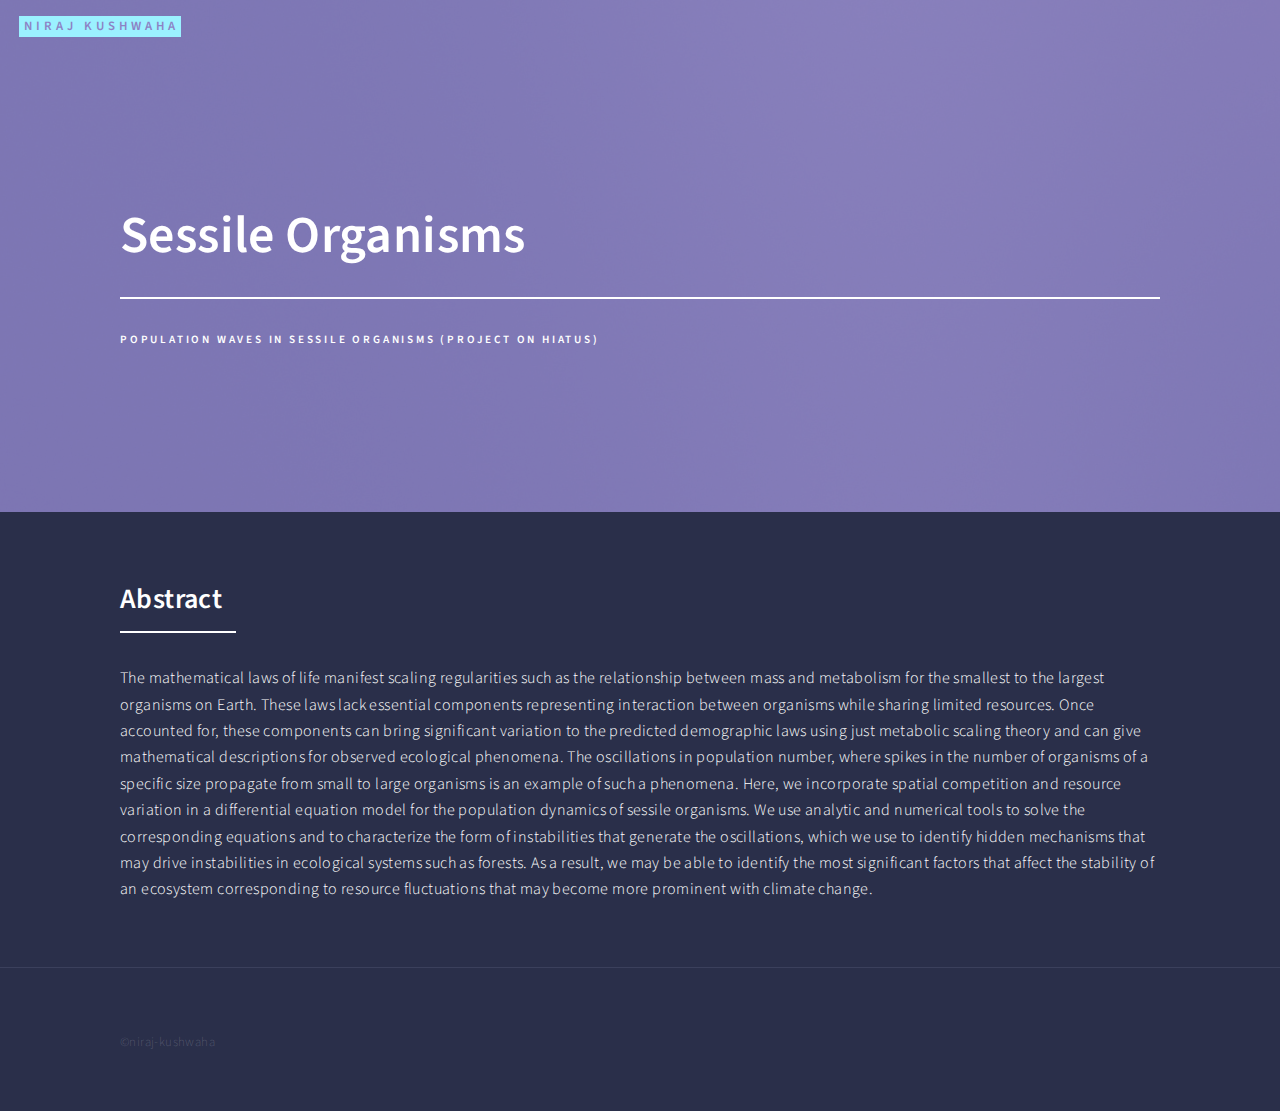
<file: webpages/sessile.html>
<!DOCTYPE HTML>
<!--
	Forty by HTML5 UP
	html5up.net | @ajlkn
	Free for personal and commercial use under the CCA 3.0 license (html5up.net/license)
-->
<html>
	<head>
		<!-- Google tag (gtag.js) -->
		<script async src="https://www.googletagmanager.com/gtag/js?id=G-5FGC2TQ7GP"></script>
		<script>
		window.dataLayer = window.dataLayer || [];
		function gtag(){dataLayer.push(arguments);}
		gtag('js', new Date());

		gtag('config', 'G-5FGC2TQ7GP');
		</script>


		<title>Niraj: Masters Thesis</title>
		<link rel="icon" type="image/png" href="../assets/documents/icon_eta.png">
		<meta charset="utf-8" />
		<meta name="viewport" content="width=device-width, initial-scale=1, user-scalable=no" />
		<link rel="stylesheet" href="../assets/css/main.css" />
		<noscript><link rel="stylesheet" href="../assets/css/noscript.css" /></noscript>
	</head>
	<body class="is-preload">

		<!-- Wrapper -->
			<div id="wrapper">

				<!-- Header -->
				<!-- Note: The "styleN" class below should match that of the banner element. -->
					<header id="header" class="alt style2">
						<a href="../index.html" class="logo"><strong>Niraj Kushwaha</strong></a>
					</header>

				<!-- Banner -->
				<!-- Note: The "styleN" class below should match that of the header element. -->
					<section id="banner" class="style2">
						<div class="inner">
							<span class="image">
								<img src="../images/pic07.jpg" alt="" />
							</span>
							<header class="major">
								<h1>Sessile Organisms</h1>
							</header>
							<div class="content">
								<p>Population Waves in Sessile Organisms (project on hiatus)</p>
							</div>
						</div>
					</section>

				<!-- Main -->
					<div id="main">

						<!-- One -->
							<section id="one">
								<div class="inner">
									<header class="major">
										<h2>Abstract</h2>
									</header>
									<p>
                                    The mathematical laws of life manifest scaling regularities such as the relationship between mass and metabolism for the smallest to the largest organisms on Earth. These laws lack essential components representing interaction between organisms while sharing limited resources. Once accounted for, these components can bring significant variation to the predicted demographic laws using just metabolic scaling theory and can give mathematical descriptions for observed ecological phenomena. The oscillations in population number, where spikes in the number of organisms of a specific size propagate from small to large organisms is an example of such a phenomena. Here, we incorporate spatial competition and resource variation in a differential equation model for the population dynamics of sessile organisms. We use analytic and numerical tools to solve the corresponding equations and to characterize the form of instabilities that generate the oscillations, which we use to identify hidden mechanisms that may drive instabilities in ecological systems such as forests. As a result, we may be able to identify the most significant factors that affect the stability of an ecosystem corresponding to resource fluctuations that may become more prominent with climate change.
									</p>
								</div>
							</section>



				<!-- Footer -->
				<footer id="footer">
					<div class="inner">
						<ul class="copyright">
							<li>&copy;niraj-kushwaha</li><li>
						</ul>
					</div>
				</footer>
			</div>

		<!-- Scripts -->
			<script src="../assets/js/jquery.min.js"></script>
			<script src="../assets/js/jquery.scrolly.min.js"></script>
			<script src="../assets/js/jquery.scrollex.min.js"></script>
			<script src="../assets/js/browser.min.js"></script>
			<script src="../assets/js/breakpoints.min.js"></script>
			<script src="../assets/js/util.js"></script>
			<script src="../assets/js/main.js"></script>

	</body>
</html>
</file>
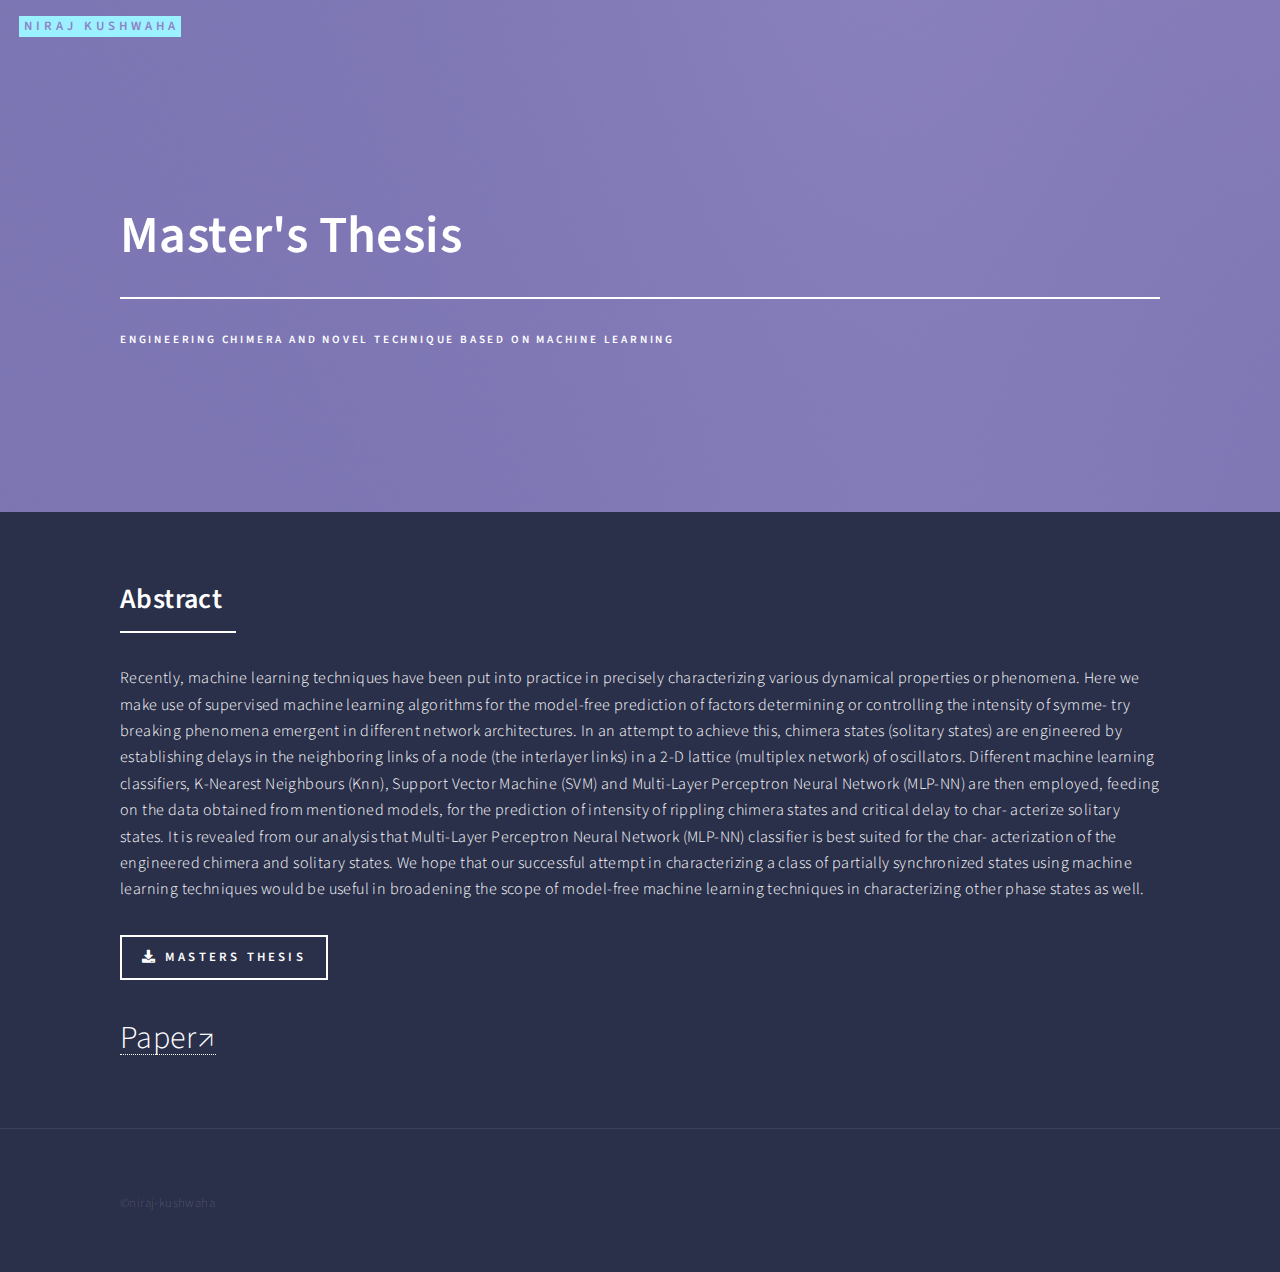
<file: webpages/TOM.html>
<!DOCTYPE HTML>
<!--
	Forty by HTML5 UP
	html5up.net | @ajlkn
	Free for personal and commercial use under the CCA 3.0 license (html5up.net/license)
-->
<html>
	<head>
		<!-- Google tag (gtag.js) -->
		<script async src="https://www.googletagmanager.com/gtag/js?id=G-5FGC2TQ7GP"></script>
		<script>
		window.dataLayer = window.dataLayer || [];
		function gtag(){dataLayer.push(arguments);}
		gtag('js', new Date());

		gtag('config', 'G-5FGC2TQ7GP');
		</script>


		<title>Niraj: Masters Thesis</title>
		<link rel="icon" type="image/png" href="../assets/documents/icon_eta.png">
		<meta charset="utf-8" />
		<meta name="viewport" content="width=device-width, initial-scale=1, user-scalable=no" />
		<link rel="stylesheet" href="../assets/css/main.css" />
		<noscript><link rel="stylesheet" href="../assets/css/noscript.css" /></noscript>
	</head>
	<body class="is-preload">

		<!-- Wrapper -->
			<div id="wrapper">

				<!-- Header -->
				<!-- Note: The "styleN" class below should match that of the banner element. -->
					<header id="header" class="alt style2">
						<a href="../index.html" class="logo"><strong>Niraj Kushwaha</strong></a>
					</header>

				<!-- Banner -->
				<!-- Note: The "styleN" class below should match that of the header element. -->
					<section id="banner" class="style2">
						<div class="inner">
							<span class="image">
								<img src="../images/pic07.jpg" alt="" />
							</span>
							<header class="major">
								<h1>Master's Thesis</h1>
							</header>
							<div class="content">
								<p>Engineering Chimera and Novel Technique
                                    Based on Machine Learning</p>
							</div>
						</div>
					</section>

				<!-- Main -->
					<div id="main">

						<!-- One -->
							<section id="one">
								<div class="inner">
									<header class="major">
										<h2>Abstract</h2>
									</header>
									<p>
										Recently, machine learning techniques have been put into practice in
precisely characterizing various dynamical properties or phenomena. Here
we make use of supervised machine learning algorithms for the model-free
prediction of factors determining or controlling the intensity of symme-
try breaking phenomena emergent in different network architectures. In
an attempt to achieve this, chimera states (solitary states) are engineered
by establishing delays in the neighboring links of a node (the interlayer
links) in a 2-D lattice (multiplex network) of oscillators. Different machine
learning classifiers, K-Nearest Neighbours (Knn), Support Vector Machine
(SVM) and Multi-Layer Perceptron Neural Network (MLP-NN) are then
employed, feeding on the data obtained from mentioned models, for the
prediction of intensity of rippling chimera states and critical delay to char-
acterize solitary states. It is revealed from our analysis that Multi-Layer
Perceptron Neural Network (MLP-NN) classifier is best suited for the char-
acterization of the engineered chimera and solitary states. We hope that
our successful attempt in characterizing a class of partially synchronized
states using machine learning techniques would be useful in broadening
the scope of model-free machine learning techniques in characterizing other
phase states as well.
									</p>
									<a href="../assets/documents/masters.pdf" target="_blank" class="button icon solid fa-download">Masters Thesis</a>
									<p><p>
									<a href="https://www.frontiersin.org/articles/10.3389/fphy.2021.513969/full" target="_blank" > 
										<font size="+3">Paper&#8599</font>
									</a>
								</div>
							</section>



				<!-- Footer -->
				<footer id="footer">
					<div class="inner">
						<ul class="copyright">
							<li>&copy;niraj-kushwaha</li><li>
						</ul>
					</div>
				</footer>
			</div>

		<!-- Scripts -->
			<script src="../assets/js/jquery.min.js"></script>
			<script src="../assets/js/jquery.scrolly.min.js"></script>
			<script src="../assets/js/jquery.scrollex.min.js"></script>
			<script src="../assets/js/browser.min.js"></script>
			<script src="../assets/js/breakpoints.min.js"></script>
			<script src="../assets/js/util.js"></script>
			<script src="../assets/js/main.js"></script>

	</body>
</html>
</file>
<file: assets/css/noscript.css>
/*
	Forty by HTML5 UP
	html5up.net | @ajlkn
	Free for personal and commercial use under the CCA 3.0 license (html5up.net/license)
*/

/* Banner */

	body.is-preload #banner:after {
		opacity: 0.85;
	}

	body.is-preload #banner > .inner {
		-moz-filter: none;
		-webkit-filter: none;
		-ms-filter: none;
		filter: none;
		-moz-transform: none;
		-webkit-transform: none;
		-ms-transform: none;
		transform: none;
		opacity: 1;
	}
</file>
<file: assets/css/main.css>
@import url(fontawesome-all.min.css);
@import url("https://fonts.googleapis.com/css?family=Source+Sans+Pro:300,300italic,600,600italic");

/*
	Forty by HTML5 UP
	html5up.net | @ajlkn
	Free for personal and commercial use under the CCA 3.0 license (html5up.net/license)
*/

html, body, div, span, applet, object,
iframe, h1, h2, h3, h4, h5, h6, p, blockquote,
pre, a, abbr, acronym, address, big, cite,
code, del, dfn, em, img, ins, kbd, q, s, samp,
small, strike, strong, sub, sup, tt, var, b,
u, i, center, dl, dt, dd, ol, ul, li, fieldset,
form, label, legend, table, caption, tbody,
tfoot, thead, tr, th, td, article, aside,
canvas, details, embed, figure, figcaption,
footer, header, hgroup, menu, nav, output, ruby,
section, summary, time, mark, audio, video {
	margin: 0;
	padding: 0;
	border: 0;
	font-size: 100%;
	font: inherit;
	vertical-align: baseline;}

article, aside, details, figcaption, figure,
footer, header, hgroup, menu, nav, section {
	display: block;}

body {
	line-height: 1;
}

ol, ul {
	list-style: none;
}

blockquote, q {
	quotes: none;
}

	blockquote:before, blockquote:after, q:before, q:after {
		content: '';
		content: none;
	}

table {
	border-collapse: collapse;
	border-spacing: 0;
}

body {
	-webkit-text-size-adjust: none;
}

mark {
	background-color: transparent;
	color: inherit;
}

input::-moz-focus-inner {
	border: 0;
	padding: 0;
}

input, select, textarea {
	-moz-appearance: none;
	-webkit-appearance: none;
	-ms-appearance: none;
	appearance: none;
}

/* Basic */

	@-ms-viewport {
		width: device-width;
	}

	body {
		-ms-overflow-style: scrollbar;
	}

	@media screen and (max-width: 480px) {

		html, body {
			min-width: 320px;
		}

	}

	html {
		box-sizing: border-box;
	}

	*, *:before, *:after {
		box-sizing: inherit;
	}

	body {
		background: #242943;
	}

		body.is-preload *, body.is-preload *:before, body.is-preload *:after {
			-moz-animation: none !important;
			-webkit-animation: none !important;
			-ms-animation: none !important;
			animation: none !important;
			-moz-transition: none !important;
			-webkit-transition: none !important;
			-ms-transition: none !important;
			transition: none !important;
		}

/* Type */

	body, input, select, textarea {
		color: #ffffff;
		font-family: "Source Sans Pro", Helvetica, sans-serif;
		font-size: 17pt;
		font-weight: 300;
		letter-spacing: 0.025em;
		line-height: 1.65;
	}

		@media screen and (max-width: 1680px) {

			body, input, select, textarea {
				font-size: 14pt;
			}

		}

		@media screen and (max-width: 1280px) {

			body, input, select, textarea {
				font-size: 12pt;
			}

		}

		@media screen and (max-width: 360px) {

			body, input, select, textarea {
				font-size: 11pt;
			}

		}

	a {
		-moz-transition: color 0.2s ease-in-out, border-bottom-color 0.2s ease-in-out;
		-webkit-transition: color 0.2s ease-in-out, border-bottom-color 0.2s ease-in-out;
		-ms-transition: color 0.2s ease-in-out, border-bottom-color 0.2s ease-in-out;
		transition: color 0.2s ease-in-out, border-bottom-color 0.2s ease-in-out;
		border-bottom: dotted 1px;
		color: inherit;
		text-decoration: none;
	}

		a:hover {
			border-bottom-color: transparent;
			color: #9bf1ff !important;
		}

		a:active {
			color: #53e3fb !important;
		}

	strong, b {
		color: #ffffff;
		font-weight: 600;
	}

	em, i {
		font-style: italic;
	}

	p {
		margin: 0 0 2em 0;
	}

	h1, h2, h3, h4, h5, h6 {
		color: #ffffff;
		font-weight: 600;
		line-height: 1.65;
		margin: 0 0 1em 0;
	}

		h1 a, h2 a, h3 a, h4 a, h5 a, h6 a {
			color: inherit;
			border-bottom: 0;
		}

	h1 {
		font-size: 2.5em;
	}

	h2 {
		font-size: 1.75em;
	}

	h3 {
		font-size: 1.35em;
	}

	h4 {
		font-size: 1.1em;
	}

	h5 {
		font-size: 0.9em;
	}

	h6 {
		font-size: 0.7em;
	}

	@media screen and (max-width: 736px) {

		h1 {
			font-size: 2em;
		}

		h2 {
			font-size: 1.5em;
		}

		h3 {
			font-size: 1.25em;
		}

	}

	sub {
		font-size: 0.8em;
		position: relative;
		top: 0.5em;
	}

	sup {
		font-size: 0.8em;
		position: relative;
		top: -0.5em;
	}

	blockquote {
		border-left: solid 4px rgba(212, 212, 255, 0.1);
		font-style: italic;
		margin: 0 0 2em 0;
		padding: 0.5em 0 0.5em 2em;
	}

	code {
		background: rgba(212, 212, 255, 0.035);
		font-family: "Courier New", monospace;
		font-size: 0.9em;
		margin: 0 0.25em;
		padding: 0.25em 0.65em;
	}

	pre {
		-webkit-overflow-scrolling: touch;
		font-family: "Courier New", monospace;
		font-size: 0.9em;
		margin: 0 0 2em 0;
	}

		pre code {
			display: block;
			line-height: 1.75;
			padding: 1em 1.5em;
			overflow-x: auto;
		}

	hr {
		border: 0;
		border-bottom: solid 1px rgba(212, 212, 255, 0.1);
		margin: 2em 0;
	}

		hr.major {
			margin: 3em 0;
		}

	.align-left {
		text-align: left;
	}

	.align-center {
		text-align: center;
	}

	.align-right {
		text-align: right;
	}

/* Row */

	.row {
		display: flex;
		flex-wrap: wrap;
		box-sizing: border-box;
		align-items: stretch;
	}

		.row > * {
			box-sizing: border-box;
		}

		.row.gtr-uniform > * > :last-child {
			margin-bottom: 0;
		}

		.row.aln-left {
			justify-content: flex-start;
		}

		.row.aln-center {
			justify-content: center;
		}

		.row.aln-right {
			justify-content: flex-end;
		}

		.row.aln-top {
			align-items: flex-start;
		}

		.row.aln-middle {
			align-items: center;
		}

		.row.aln-bottom {
			align-items: flex-end;
		}

		.row > .imp {
			order: -1;
		}

		.row > .col-1 {
			width: 8.33333%;
		}

		.row > .off-1 {
			margin-left: 8.33333%;
		}

		.row > .col-2 {
			width: 16.66667%;
		}

		.row > .off-2 {
			margin-left: 16.66667%;
		}

		.row > .col-3 {
			width: 25%;
		}

		.row > .off-3 {
			margin-left: 25%;
		}

		.row > .col-4 {
			width: 33.33333%;
		}

		.row > .off-4 {
			margin-left: 33.33333%;
		}

		.row > .col-5 {
			width: 41.66667%;
		}

		.row > .off-5 {
			margin-left: 41.66667%;
		}

		.row > .col-6 {
			width: 50%;
		}

		.row > .off-6 {
			margin-left: 50%;
		}

		.row > .col-7 {
			width: 58.33333%;
		}

		.row > .off-7 {
			margin-left: 58.33333%;
		}

		.row > .col-8 {
			width: 66.66667%;
		}

		.row > .off-8 {
			margin-left: 66.66667%;
		}

		.row > .col-9 {
			width: 75%;
		}

		.row > .off-9 {
			margin-left: 75%;
		}

		.row > .col-10 {
			width: 83.33333%;
		}

		.row > .off-10 {
			margin-left: 83.33333%;
		}

		.row > .col-11 {
			width: 91.66667%;
		}

		.row > .off-11 {
			margin-left: 91.66667%;
		}

		.row > .col-12 {
			width: 100%;
		}

		.row > .off-12 {
			margin-left: 100%;
		}

		.row.gtr-0 {
			margin-top: 0;
			margin-left: 0em;
		}

			.row.gtr-0 > * {
				padding: 0 0 0 0em;
			}

			.row.gtr-0.gtr-uniform {
				margin-top: 0em;
			}

				.row.gtr-0.gtr-uniform > * {
					padding-top: 0em;
				}

		.row.gtr-25 {
			margin-top: 0;
			margin-left: -0.5em;
		}

			.row.gtr-25 > * {
				padding: 0 0 0 0.5em;
			}

			.row.gtr-25.gtr-uniform {
				margin-top: -0.5em;
			}

				.row.gtr-25.gtr-uniform > * {
					padding-top: 0.5em;
				}

		.row.gtr-50 {
			margin-top: 0;
			margin-left: -1em;
		}

			.row.gtr-50 > * {
				padding: 0 0 0 1em;
			}

			.row.gtr-50.gtr-uniform {
				margin-top: -1em;
			}

				.row.gtr-50.gtr-uniform > * {
					padding-top: 1em;
				}

		.row {
			margin-top: 0;
			margin-left: -2em;
		}

			.row > * {
				padding: 0 0 0 2em;
			}

			.row.gtr-uniform {
				margin-top: -2em;
			}

				.row.gtr-uniform > * {
					padding-top: 2em;
				}

		.row.gtr-150 {
			margin-top: 0;
			margin-left: -3em;
		}

			.row.gtr-150 > * {
				padding: 0 0 0 3em;
			}

			.row.gtr-150.gtr-uniform {
				margin-top: -3em;
			}

				.row.gtr-150.gtr-uniform > * {
					padding-top: 3em;
				}

		.row.gtr-200 {
			margin-top: 0;
			margin-left: -4em;
		}

			.row.gtr-200 > * {
				padding: 0 0 0 4em;
			}

			.row.gtr-200.gtr-uniform {
				margin-top: -4em;
			}

				.row.gtr-200.gtr-uniform > * {
					padding-top: 4em;
				}

		@media screen and (max-width: 1680px) {

			.row {
				display: flex;
				flex-wrap: wrap;
				box-sizing: border-box;
				align-items: stretch;
			}

				.row > * {
					box-sizing: border-box;
				}

				.row.gtr-uniform > * > :last-child {
					margin-bottom: 0;
				}

				.row.aln-left {
					justify-content: flex-start;
				}

				.row.aln-center {
					justify-content: center;
				}

				.row.aln-right {
					justify-content: flex-end;
				}

				.row.aln-top {
					align-items: flex-start;
				}

				.row.aln-middle {
					align-items: center;
				}

				.row.aln-bottom {
					align-items: flex-end;
				}

				.row > .imp-xlarge {
					order: -1;
				}

				.row > .col-1-xlarge {
					width: 8.33333%;
				}

				.row > .off-1-xlarge {
					margin-left: 8.33333%;
				}

				.row > .col-2-xlarge {
					width: 16.66667%;
				}

				.row > .off-2-xlarge {
					margin-left: 16.66667%;
				}

				.row > .col-3-xlarge {
					width: 25%;
				}

				.row > .off-3-xlarge {
					margin-left: 25%;
				}

				.row > .col-4-xlarge {
					width: 33.33333%;
				}

				.row > .off-4-xlarge {
					margin-left: 33.33333%;
				}

				.row > .col-5-xlarge {
					width: 41.66667%;
				}

				.row > .off-5-xlarge {
					margin-left: 41.66667%;
				}

				.row > .col-6-xlarge {
					width: 50%;
				}

				.row > .off-6-xlarge {
					margin-left: 50%;
				}

				.row > .col-7-xlarge {
					width: 58.33333%;
				}

				.row > .off-7-xlarge {
					margin-left: 58.33333%;
				}

				.row > .col-8-xlarge {
					width: 66.66667%;
				}

				.row > .off-8-xlarge {
					margin-left: 66.66667%;
				}

				.row > .col-9-xlarge {
					width: 75%;
				}

				.row > .off-9-xlarge {
					margin-left: 75%;
				}

				.row > .col-10-xlarge {
					width: 83.33333%;
				}

				.row > .off-10-xlarge {
					margin-left: 83.33333%;
				}

				.row > .col-11-xlarge {
					width: 91.66667%;
				}

				.row > .off-11-xlarge {
					margin-left: 91.66667%;
				}

				.row > .col-12-xlarge {
					width: 100%;
				}

				.row > .off-12-xlarge {
					margin-left: 100%;
				}

				.row.gtr-0 {
					margin-top: 0;
					margin-left: 0em;
				}

					.row.gtr-0 > * {
						padding: 0 0 0 0em;
					}

					.row.gtr-0.gtr-uniform {
						margin-top: 0em;
					}

						.row.gtr-0.gtr-uniform > * {
							padding-top: 0em;
						}

				.row.gtr-25 {
					margin-top: 0;
					margin-left: -0.5em;
				}

					.row.gtr-25 > * {
						padding: 0 0 0 0.5em;
					}

					.row.gtr-25.gtr-uniform {
						margin-top: -0.5em;
					}

						.row.gtr-25.gtr-uniform > * {
							padding-top: 0.5em;
						}

				.row.gtr-50 {
					margin-top: 0;
					margin-left: -1em;
				}

					.row.gtr-50 > * {
						padding: 0 0 0 1em;
					}

					.row.gtr-50.gtr-uniform {
						margin-top: -1em;
					}

						.row.gtr-50.gtr-uniform > * {
							padding-top: 1em;
						}

				.row {
					margin-top: 0;
					margin-left: -2em;
				}

					.row > * {
						padding: 0 0 0 2em;
					}

					.row.gtr-uniform {
						margin-top: -2em;
					}

						.row.gtr-uniform > * {
							padding-top: 2em;
						}

				.row.gtr-150 {
					margin-top: 0;
					margin-left: -3em;
				}

					.row.gtr-150 > * {
						padding: 0 0 0 3em;
					}

					.row.gtr-150.gtr-uniform {
						margin-top: -3em;
					}

						.row.gtr-150.gtr-uniform > * {
							padding-top: 3em;
						}

				.row.gtr-200 {
					margin-top: 0;
					margin-left: -4em;
				}

					.row.gtr-200 > * {
						padding: 0 0 0 4em;
					}

					.row.gtr-200.gtr-uniform {
						margin-top: -4em;
					}

						.row.gtr-200.gtr-uniform > * {
							padding-top: 4em;
						}

		}

		@media screen and (max-width: 1280px) {

			.row {
				display: flex;
				flex-wrap: wrap;
				box-sizing: border-box;
				align-items: stretch;
			}

				.row > * {
					box-sizing: border-box;
				}

				.row.gtr-uniform > * > :last-child {
					margin-bottom: 0;
				}

				.row.aln-left {
					justify-content: flex-start;
				}

				.row.aln-center {
					justify-content: center;
				}

				.row.aln-right {
					justify-content: flex-end;
				}

				.row.aln-top {
					align-items: flex-start;
				}

				.row.aln-middle {
					align-items: center;
				}

				.row.aln-bottom {
					align-items: flex-end;
				}

				.row > .imp-large {
					order: -1;
				}

				.row > .col-1-large {
					width: 8.33333%;
				}

				.row > .off-1-large {
					margin-left: 8.33333%;
				}

				.row > .col-2-large {
					width: 16.66667%;
				}

				.row > .off-2-large {
					margin-left: 16.66667%;
				}

				.row > .col-3-large {
					width: 25%;
				}

				.row > .off-3-large {
					margin-left: 25%;
				}

				.row > .col-4-large {
					width: 33.33333%;
				}

				.row > .off-4-large {
					margin-left: 33.33333%;
				}

				.row > .col-5-large {
					width: 41.66667%;
				}

				.row > .off-5-large {
					margin-left: 41.66667%;
				}

				.row > .col-6-large {
					width: 50%;
				}

				.row > .off-6-large {
					margin-left: 50%;
				}

				.row > .col-7-large {
					width: 58.33333%;
				}

				.row > .off-7-large {
					margin-left: 58.33333%;
				}

				.row > .col-8-large {
					width: 66.66667%;
				}

				.row > .off-8-large {
					margin-left: 66.66667%;
				}

				.row > .col-9-large {
					width: 75%;
				}

				.row > .off-9-large {
					margin-left: 75%;
				}

				.row > .col-10-large {
					width: 83.33333%;
				}

				.row > .off-10-large {
					margin-left: 83.33333%;
				}

				.row > .col-11-large {
					width: 91.66667%;
				}

				.row > .off-11-large {
					margin-left: 91.66667%;
				}

				.row > .col-12-large {
					width: 100%;
				}

				.row > .off-12-large {
					margin-left: 100%;
				}

				.row.gtr-0 {
					margin-top: 0;
					margin-left: 0em;
				}

					.row.gtr-0 > * {
						padding: 0 0 0 0em;
					}

					.row.gtr-0.gtr-uniform {
						margin-top: 0em;
					}

						.row.gtr-0.gtr-uniform > * {
							padding-top: 0em;
						}

				.row.gtr-25 {
					margin-top: 0;
					margin-left: -0.375em;
				}

					.row.gtr-25 > * {
						padding: 0 0 0 0.375em;
					}

					.row.gtr-25.gtr-uniform {
						margin-top: -0.375em;
					}

						.row.gtr-25.gtr-uniform > * {
							padding-top: 0.375em;
						}

				.row.gtr-50 {
					margin-top: 0;
					margin-left: -0.75em;
				}

					.row.gtr-50 > * {
						padding: 0 0 0 0.75em;
					}

					.row.gtr-50.gtr-uniform {
						margin-top: -0.75em;
					}

						.row.gtr-50.gtr-uniform > * {
							padding-top: 0.75em;
						}

				.row {
					margin-top: 0;
					margin-left: -1.5em;
				}

					.row > * {
						padding: 0 0 0 1.5em;
					}

					.row.gtr-uniform {
						margin-top: -1.5em;
					}

						.row.gtr-uniform > * {
							padding-top: 1.5em;
						}

				.row.gtr-150 {
					margin-top: 0;
					margin-left: -2.25em;
				}

					.row.gtr-150 > * {
						padding: 0 0 0 2.25em;
					}

					.row.gtr-150.gtr-uniform {
						margin-top: -2.25em;
					}

						.row.gtr-150.gtr-uniform > * {
							padding-top: 2.25em;
						}

				.row.gtr-200 {
					margin-top: 0;
					margin-left: -3em;
				}

					.row.gtr-200 > * {
						padding: 0 0 0 3em;
					}

					.row.gtr-200.gtr-uniform {
						margin-top: -3em;
					}

						.row.gtr-200.gtr-uniform > * {
							padding-top: 3em;
						}

		}

		@media screen and (max-width: 980px) {

			.row {
				display: flex;
				flex-wrap: wrap;
				box-sizing: border-box;
				align-items: stretch;
			}

				.row > * {
					box-sizing: border-box;
				}

				.row.gtr-uniform > * > :last-child {
					margin-bottom: 0;
				}

				.row.aln-left {
					justify-content: flex-start;
				}

				.row.aln-center {
					justify-content: center;
				}

				.row.aln-right {
					justify-content: flex-end;
				}

				.row.aln-top {
					align-items: flex-start;
				}

				.row.aln-middle {
					align-items: center;
				}

				.row.aln-bottom {
					align-items: flex-end;
				}

				.row > .imp-medium {
					order: -1;
				}

				.row > .col-1-medium {
					width: 8.33333%;
				}

				.row > .off-1-medium {
					margin-left: 8.33333%;
				}

				.row > .col-2-medium {
					width: 16.66667%;
				}

				.row > .off-2-medium {
					margin-left: 16.66667%;
				}

				.row > .col-3-medium {
					width: 25%;
				}

				.row > .off-3-medium {
					margin-left: 25%;
				}

				.row > .col-4-medium {
					width: 33.33333%;
				}

				.row > .off-4-medium {
					margin-left: 33.33333%;
				}

				.row > .col-5-medium {
					width: 41.66667%;
				}

				.row > .off-5-medium {
					margin-left: 41.66667%;
				}

				.row > .col-6-medium {
					width: 50%;
				}

				.row > .off-6-medium {
					margin-left: 50%;
				}

				.row > .col-7-medium {
					width: 58.33333%;
				}

				.row > .off-7-medium {
					margin-left: 58.33333%;
				}

				.row > .col-8-medium {
					width: 66.66667%;
				}

				.row > .off-8-medium {
					margin-left: 66.66667%;
				}

				.row > .col-9-medium {
					width: 75%;
				}

				.row > .off-9-medium {
					margin-left: 75%;
				}

				.row > .col-10-medium {
					width: 83.33333%;
				}

				.row > .off-10-medium {
					margin-left: 83.33333%;
				}

				.row > .col-11-medium {
					width: 91.66667%;
				}

				.row > .off-11-medium {
					margin-left: 91.66667%;
				}

				.row > .col-12-medium {
					width: 100%;
				}

				.row > .off-12-medium {
					margin-left: 100%;
				}

				.row.gtr-0 {
					margin-top: 0;
					margin-left: 0em;
				}

					.row.gtr-0 > * {
						padding: 0 0 0 0em;
					}

					.row.gtr-0.gtr-uniform {
						margin-top: 0em;
					}

						.row.gtr-0.gtr-uniform > * {
							padding-top: 0em;
						}

				.row.gtr-25 {
					margin-top: 0;
					margin-left: -0.375em;
				}

					.row.gtr-25 > * {
						padding: 0 0 0 0.375em;
					}

					.row.gtr-25.gtr-uniform {
						margin-top: -0.375em;
					}

						.row.gtr-25.gtr-uniform > * {
							padding-top: 0.375em;
						}

				.row.gtr-50 {
					margin-top: 0;
					margin-left: -0.75em;
				}

					.row.gtr-50 > * {
						padding: 0 0 0 0.75em;
					}

					.row.gtr-50.gtr-uniform {
						margin-top: -0.75em;
					}

						.row.gtr-50.gtr-uniform > * {
							padding-top: 0.75em;
						}

				.row {
					margin-top: 0;
					margin-left: -1.5em;
				}

					.row > * {
						padding: 0 0 0 1.5em;
					}

					.row.gtr-uniform {
						margin-top: -1.5em;
					}

						.row.gtr-uniform > * {
							padding-top: 1.5em;
						}

				.row.gtr-150 {
					margin-top: 0;
					margin-left: -2.25em;
				}

					.row.gtr-150 > * {
						padding: 0 0 0 2.25em;
					}

					.row.gtr-150.gtr-uniform {
						margin-top: -2.25em;
					}

						.row.gtr-150.gtr-uniform > * {
							padding-top: 2.25em;
						}

				.row.gtr-200 {
					margin-top: 0;
					margin-left: -3em;
				}

					.row.gtr-200 > * {
						padding: 0 0 0 3em;
					}

					.row.gtr-200.gtr-uniform {
						margin-top: -3em;
					}

						.row.gtr-200.gtr-uniform > * {
							padding-top: 3em;
						}

		}

		@media screen and (max-width: 736px) {

			.row {
				display: flex;
				flex-wrap: wrap;
				box-sizing: border-box;
				align-items: stretch;
			}

				.row > * {
					box-sizing: border-box;
				}

				.row.gtr-uniform > * > :last-child {
					margin-bottom: 0;
				}

				.row.aln-left {
					justify-content: flex-start;
				}

				.row.aln-center {
					justify-content: center;
				}

				.row.aln-right {
					justify-content: flex-end;
				}

				.row.aln-top {
					align-items: flex-start;
				}

				.row.aln-middle {
					align-items: center;
				}

				.row.aln-bottom {
					align-items: flex-end;
				}

				.row > .imp-small {
					order: -1;
				}

				.row > .col-1-small {
					width: 8.33333%;
				}

				.row > .off-1-small {
					margin-left: 8.33333%;
				}

				.row > .col-2-small {
					width: 16.66667%;
				}

				.row > .off-2-small {
					margin-left: 16.66667%;
				}

				.row > .col-3-small {
					width: 25%;
				}

				.row > .off-3-small {
					margin-left: 25%;
				}

				.row > .col-4-small {
					width: 33.33333%;
				}

				.row > .off-4-small {
					margin-left: 33.33333%;
				}

				.row > .col-5-small {
					width: 41.66667%;
				}

				.row > .off-5-small {
					margin-left: 41.66667%;
				}

				.row > .col-6-small {
					width: 50%;
				}

				.row > .off-6-small {
					margin-left: 50%;
				}

				.row > .col-7-small {
					width: 58.33333%;
				}

				.row > .off-7-small {
					margin-left: 58.33333%;
				}

				.row > .col-8-small {
					width: 66.66667%;
				}

				.row > .off-8-small {
					margin-left: 66.66667%;
				}

				.row > .col-9-small {
					width: 75%;
				}

				.row > .off-9-small {
					margin-left: 75%;
				}

				.row > .col-10-small {
					width: 83.33333%;
				}

				.row > .off-10-small {
					margin-left: 83.33333%;
				}

				.row > .col-11-small {
					width: 91.66667%;
				}

				.row > .off-11-small {
					margin-left: 91.66667%;
				}

				.row > .col-12-small {
					width: 100%;
				}

				.row > .off-12-small {
					margin-left: 100%;
				}

				.row.gtr-0 {
					margin-top: 0;
					margin-left: 0em;
				}

					.row.gtr-0 > * {
						padding: 0 0 0 0em;
					}

					.row.gtr-0.gtr-uniform {
						margin-top: 0em;
					}

						.row.gtr-0.gtr-uniform > * {
							padding-top: 0em;
						}

				.row.gtr-25 {
					margin-top: 0;
					margin-left: -0.3125em;
				}

					.row.gtr-25 > * {
						padding: 0 0 0 0.3125em;
					}

					.row.gtr-25.gtr-uniform {
						margin-top: -0.3125em;
					}

						.row.gtr-25.gtr-uniform > * {
							padding-top: 0.3125em;
						}

				.row.gtr-50 {
					margin-top: 0;
					margin-left: -0.625em;
				}

					.row.gtr-50 > * {
						padding: 0 0 0 0.625em;
					}

					.row.gtr-50.gtr-uniform {
						margin-top: -0.625em;
					}

						.row.gtr-50.gtr-uniform > * {
							padding-top: 0.625em;
						}

				.row {
					margin-top: 0;
					margin-left: -1.25em;
				}

					.row > * {
						padding: 0 0 0 1.25em;
					}

					.row.gtr-uniform {
						margin-top: -1.25em;
					}

						.row.gtr-uniform > * {
							padding-top: 1.25em;
						}

				.row.gtr-150 {
					margin-top: 0;
					margin-left: -1.875em;
				}

					.row.gtr-150 > * {
						padding: 0 0 0 1.875em;
					}

					.row.gtr-150.gtr-uniform {
						margin-top: -1.875em;
					}

						.row.gtr-150.gtr-uniform > * {
							padding-top: 1.875em;
						}

				.row.gtr-200 {
					margin-top: 0;
					margin-left: -2.5em;
				}

					.row.gtr-200 > * {
						padding: 0 0 0 2.5em;
					}

					.row.gtr-200.gtr-uniform {
						margin-top: -2.5em;
					}

						.row.gtr-200.gtr-uniform > * {
							padding-top: 2.5em;
						}

		}

		@media screen and (max-width: 480px) {

			.row {
				display: flex;
				flex-wrap: wrap;
				box-sizing: border-box;
				align-items: stretch;
			}

				.row > * {
					box-sizing: border-box;
				}

				.row.gtr-uniform > * > :last-child {
					margin-bottom: 0;
				}

				.row.aln-left {
					justify-content: flex-start;
				}

				.row.aln-center {
					justify-content: center;
				}

				.row.aln-right {
					justify-content: flex-end;
				}

				.row.aln-top {
					align-items: flex-start;
				}

				.row.aln-middle {
					align-items: center;
				}

				.row.aln-bottom {
					align-items: flex-end;
				}

				.row > .imp-xsmall {
					order: -1;
				}

				.row > .col-1-xsmall {
					width: 8.33333%;
				}

				.row > .off-1-xsmall {
					margin-left: 8.33333%;
				}

				.row > .col-2-xsmall {
					width: 16.66667%;
				}

				.row > .off-2-xsmall {
					margin-left: 16.66667%;
				}

				.row > .col-3-xsmall {
					width: 25%;
				}

				.row > .off-3-xsmall {
					margin-left: 25%;
				}

				.row > .col-4-xsmall {
					width: 33.33333%;
				}

				.row > .off-4-xsmall {
					margin-left: 33.33333%;
				}

				.row > .col-5-xsmall {
					width: 41.66667%;
				}

				.row > .off-5-xsmall {
					margin-left: 41.66667%;
				}

				.row > .col-6-xsmall {
					width: 50%;
				}

				.row > .off-6-xsmall {
					margin-left: 50%;
				}

				.row > .col-7-xsmall {
					width: 58.33333%;
				}

				.row > .off-7-xsmall {
					margin-left: 58.33333%;
				}

				.row > .col-8-xsmall {
					width: 66.66667%;
				}

				.row > .off-8-xsmall {
					margin-left: 66.66667%;
				}

				.row > .col-9-xsmall {
					width: 75%;
				}

				.row > .off-9-xsmall {
					margin-left: 75%;
				}

				.row > .col-10-xsmall {
					width: 83.33333%;
				}

				.row > .off-10-xsmall {
					margin-left: 83.33333%;
				}

				.row > .col-11-xsmall {
					width: 91.66667%;
				}

				.row > .off-11-xsmall {
					margin-left: 91.66667%;
				}

				.row > .col-12-xsmall {
					width: 100%;
				}

				.row > .off-12-xsmall {
					margin-left: 100%;
				}

				.row.gtr-0 {
					margin-top: 0;
					margin-left: 0em;
				}

					.row.gtr-0 > * {
						padding: 0 0 0 0em;
					}

					.row.gtr-0.gtr-uniform {
						margin-top: 0em;
					}

						.row.gtr-0.gtr-uniform > * {
							padding-top: 0em;
						}

				.row.gtr-25 {
					margin-top: 0;
					margin-left: -0.3125em;
				}

					.row.gtr-25 > * {
						padding: 0 0 0 0.3125em;
					}

					.row.gtr-25.gtr-uniform {
						margin-top: -0.3125em;
					}

						.row.gtr-25.gtr-uniform > * {
							padding-top: 0.3125em;
						}

				.row.gtr-50 {
					margin-top: 0;
					margin-left: -0.625em;
				}

					.row.gtr-50 > * {
						padding: 0 0 0 0.625em;
					}

					.row.gtr-50.gtr-uniform {
						margin-top: -0.625em;
					}

						.row.gtr-50.gtr-uniform > * {
							padding-top: 0.625em;
						}

				.row {
					margin-top: 0;
					margin-left: -1.25em;
				}

					.row > * {
						padding: 0 0 0 1.25em;
					}

					.row.gtr-uniform {
						margin-top: -1.25em;
					}

						.row.gtr-uniform > * {
							padding-top: 1.25em;
						}

				.row.gtr-150 {
					margin-top: 0;
					margin-left: -1.875em;
				}

					.row.gtr-150 > * {
						padding: 0 0 0 1.875em;
					}

					.row.gtr-150.gtr-uniform {
						margin-top: -1.875em;
					}

						.row.gtr-150.gtr-uniform > * {
							padding-top: 1.875em;
						}

				.row.gtr-200 {
					margin-top: 0;
					margin-left: -2.5em;
				}

					.row.gtr-200 > * {
						padding: 0 0 0 2.5em;
					}

					.row.gtr-200.gtr-uniform {
						margin-top: -2.5em;
					}

						.row.gtr-200.gtr-uniform > * {
							padding-top: 2.5em;
						}

		}

/* Section/Article */

	section.special, article.special {
		text-align: center;
	}

	header.major {
		width: -moz-max-content;
		width: -webkit-max-content;
		width: -ms-max-content;
		width: max-content;
		margin-bottom: 2em;
	}

		header.major > :first-child {
			margin-bottom: 0;
			width: calc(100% + 0.5em);
		}

			header.major > :first-child:after {
				content: '';
				background-color: #ffffff;
				display: block;
				height: 2px;
				margin: 0.325em 0 0.5em 0;
				width: 100%;
			}

		header.major > p {
			font-size: 0.7em;
			font-weight: 600;
			letter-spacing: 0.25em;
			margin-bottom: 0;
			text-transform: uppercase;
		}

		body.is-ie header.major > :first-child:after {
			max-width: 9em;
		}

		body.is-ie header.major > h1:after {
			max-width: 100% !important;
		}

	@media screen and (max-width: 736px) {

		header.major > p br {
			display: none;
		}

	}

/* Form */

	form {
		margin: 0 0 2em 0;
	}

		form > :last-child {
			margin-bottom: 0;
		}

		form > .fields {
			display: -moz-flex;
			display: -webkit-flex;
			display: -ms-flex;
			display: flex;
			-moz-flex-wrap: wrap;
			-webkit-flex-wrap: wrap;
			-ms-flex-wrap: wrap;
			flex-wrap: wrap;
			width: calc(100% + 3em);
			margin: -1.5em 0 2em -1.5em;
		}

			form > .fields > .field {
				-moz-flex-grow: 0;
				-webkit-flex-grow: 0;
				-ms-flex-grow: 0;
				flex-grow: 0;
				-moz-flex-shrink: 0;
				-webkit-flex-shrink: 0;
				-ms-flex-shrink: 0;
				flex-shrink: 0;
				padding: 1.5em 0 0 1.5em;
				width: calc(100% - 1.5em);
			}

				form > .fields > .field.half {
					width: calc(50% - 0.75em);
				}

				form > .fields > .field.third {
					width: calc(100%/3 - 0.5em);
				}

				form > .fields > .field.quarter {
					width: calc(25% - 0.375em);
				}

		@media screen and (max-width: 480px) {

			form > .fields {
				width: calc(100% + 3em);
				margin: -1.5em 0 2em -1.5em;
			}

				form > .fields > .field {
					padding: 1.5em 0 0 1.5em;
					width: calc(100% - 1.5em);
				}

					form > .fields > .field.half {
						width: calc(100% - 1.5em);
					}

					form > .fields > .field.third {
						width: calc(100% - 1.5em);
					}

					form > .fields > .field.quarter {
						width: calc(100% - 1.5em);
					}

		}

	label {
		color: #ffffff;
		display: block;
		font-size: 0.8em;
		font-weight: 600;
		letter-spacing: 0.25em;
		margin: 0 0 1em 0;
		text-transform: uppercase;
	}

	input[type="text"],
	input[type="password"],
	input[type="email"],
	input[type="tel"],
	input[type="search"],
	input[type="url"],
	select,
	textarea {
		-moz-appearance: none;
		-webkit-appearance: none;
		-ms-appearance: none;
		appearance: none;
		background: rgba(212, 212, 255, 0.035);
		border: none;
		border-radius: 0;
		color: inherit;
		display: block;
		outline: 0;
		padding: 0 1em;
		text-decoration: none;
		width: 100%;
	}

		input[type="text"]:invalid,
		input[type="password"]:invalid,
		input[type="email"]:invalid,
		input[type="tel"]:invalid,
		input[type="search"]:invalid,
		input[type="url"]:invalid,
		select:invalid,
		textarea:invalid {
			box-shadow: none;
		}

		input[type="text"]:focus,
		input[type="password"]:focus,
		input[type="email"]:focus,
		input[type="tel"]:focus,
		input[type="search"]:focus,
		input[type="url"]:focus,
		select:focus,
		textarea:focus {
			border-color: #9bf1ff;
			box-shadow: 0 0 0 2px #9bf1ff;
		}

	select {
		background-image: url("data:image/svg+xml;charset=utf8,%3Csvg xmlns='http://www.w3.org/2000/svg' width='40' height='40' preserveAspectRatio='none' viewBox='0 0 40 40'%3E%3Cpath d='M9.4,12.3l10.4,10.4l10.4-10.4c0.2-0.2,0.5-0.4,0.9-0.4c0.3,0,0.6,0.1,0.9,0.4l3.3,3.3c0.2,0.2,0.4,0.5,0.4,0.9 c0,0.4-0.1,0.6-0.4,0.9L20.7,31.9c-0.2,0.2-0.5,0.4-0.9,0.4c-0.3,0-0.6-0.1-0.9-0.4L4.3,17.3c-0.2-0.2-0.4-0.5-0.4-0.9 c0-0.4,0.1-0.6,0.4-0.9l3.3-3.3c0.2-0.2,0.5-0.4,0.9-0.4S9.1,12.1,9.4,12.3z' fill='rgba(212, 212, 255, 0.1)' /%3E%3C/svg%3E");
		background-size: 1.25rem;
		background-repeat: no-repeat;
		background-position: calc(100% - 1rem) center;
		height: 2.75em;
		padding-right: 2.75em;
		text-overflow: ellipsis;
	}

		select option {
			color: #ffffff;
			background: #242943;
		}

		select:focus::-ms-value {
			background-color: transparent;
		}

		select::-ms-expand {
			display: none;
		}

	input[type="text"],
	input[type="password"],
	input[type="email"],
	input[type="tel"],
	input[type="search"],
	input[type="url"],
	select {
		height: 2.75em;
	}

	textarea {
		padding: 0.75em 1em;
	}

	input[type="checkbox"],
	input[type="radio"] {
		-moz-appearance: none;
		-webkit-appearance: none;
		-ms-appearance: none;
		appearance: none;
		display: block;
		float: left;
		margin-right: -2em;
		opacity: 0;
		width: 1em;
		z-index: -1;
	}

		input[type="checkbox"] + label,
		input[type="radio"] + label {
			text-decoration: none;
			color: #ffffff;
			cursor: pointer;
			display: inline-block;
			font-weight: 300;
			padding-left: 2.65em;
			padding-right: 0.75em;
			position: relative;
		}

			input[type="checkbox"] + label:before,
			input[type="radio"] + label:before {
				-moz-osx-font-smoothing: grayscale;
				-webkit-font-smoothing: antialiased;
				display: inline-block;
				font-style: normal;
				font-variant: normal;
				text-rendering: auto;
				line-height: 1;
				text-transform: none !important;
				font-family: 'Font Awesome 5 Free';
				font-weight: 900;
			}

			input[type="checkbox"] + label:before,
			input[type="radio"] + label:before {
				background: rgba(212, 212, 255, 0.035);
				content: '';
				display: inline-block;
				font-size: 0.8em;
				height: 2.0625em;
				left: 0;
				letter-spacing: 0;
				line-height: 2.0625em;
				position: absolute;
				text-align: center;
				top: 0;
				width: 2.0625em;
			}

		input[type="checkbox"]:checked + label:before,
		input[type="radio"]:checked + label:before {
			background: #ffffff;
			border-color: #9bf1ff;
			content: '\f00c';
			color: #242943;
		}

		input[type="checkbox"]:focus + label:before,
		input[type="radio"]:focus + label:before {
			box-shadow: 0 0 0 2px #9bf1ff;
		}

	input[type="radio"] + label:before {
		border-radius: 100%;
	}

	::-webkit-input-placeholder {
		color: rgba(244, 244, 255, 0.2) !important;
		opacity: 1.0;
	}

	:-moz-placeholder {
		color: rgba(244, 244, 255, 0.2) !important;
		opacity: 1.0;
	}

	::-moz-placeholder {
		color: rgba(244, 244, 255, 0.2) !important;
		opacity: 1.0;
	}

	:-ms-input-placeholder {
		color: rgba(244, 244, 255, 0.2) !important;
		opacity: 1.0;
	}

/* Box */

	.box {
		border: solid 1px rgba(212, 212, 255, 0.1);
		margin-bottom: 2em;
		padding: 1.5em;
	}

		.box > :last-child,
		.box > :last-child > :last-child,
		.box > :last-child > :last-child > :last-child {
			margin-bottom: 0;
		}

		.box.alt {
			border: 0;
			border-radius: 0;
			padding: 0;
		}

/* Icon */

	.icon {
		text-decoration: none;
		border-bottom: none;
		position: relative;
	}

		.icon:before {
			-moz-osx-font-smoothing: grayscale;
			-webkit-font-smoothing: antialiased;
			display: inline-block;
			font-style: normal;
			font-variant: normal;
			text-rendering: auto;
			line-height: 1;
			text-transform: none !important;
			font-family: 'Font Awesome 5 Free';
			font-weight: 400;
		}

		.icon > .label {
			display: none;
		}

		.icon:before {
			line-height: inherit;
		}

		.icon.solid:before {
			font-weight: 900;
		}

		.icon.brands:before {
			font-family: 'Font Awesome 5 Brands';
		}

		.icon.alt:before {
			background-color: #ffffff;
			border-radius: 100%;
			color: #242943;
			display: inline-block;
			height: 2em;
			line-height: 2em;
			text-align: center;
			width: 2em;
		}

	a.icon.alt:before {
		-moz-transition: background-color 0.2s ease-in-out;
		-webkit-transition: background-color 0.2s ease-in-out;
		-ms-transition: background-color 0.2s ease-in-out;
		transition: background-color 0.2s ease-in-out;
	}

	a.icon.alt:hover:before {
		background-color: #6fc3df;
	}

	a.icon.alt:active:before {
		background-color: #37a6cb;
	}

/* Image */

	.image {
		border: 0;
		display: inline-block;
		position: relative;
	}

		.image img {
			display: block;
		}

		.image.left, .image.right {
			max-width: 30%;
		}

			.image.left img, .image.right img {
				width: 100%;
			}

		.image.left {
			float: left;
			margin: 0 1.5em 1.25em 0;
			top: 0.25em;
		}

		.image.right {
			float: right;
			margin: 0 0 1.25em 1.5em;
			top: 0.25em;
		}

		.image.fit {
			display: block;
			margin: 0 0 2em 0;
			width: 100%;
		}

			.image.fit img {
				width: 100%;
			}

		.image.main {
			display: block;
			margin: 2.5em 0;
			width: 100%;
		}

			.image.main img {
				width: 100%;
			}

			@media screen and (max-width: 736px) {

				.image.main {
					margin: 1.5em 0;
				}

			}

/* List */

	ol {
		list-style: decimal;
		margin: 0 0 2em 0;
		padding-left: 1.25em;
	}

		ol li {
			padding-left: 0.25em;
		}

	ul {
		list-style: disc;
		margin: 0 0 2em 0;
		padding-left: 1em;
	}

		ul li {
			padding-left: 0.5em;
		}

		ul.alt {
			list-style: none;
			padding-left: 0;
		}

			ul.alt li {
				border-top: solid 1px rgba(212, 212, 255, 0.1);
				padding: 0.5em 0;
			}

				ul.alt li:first-child {
					border-top: 0;
					padding-top: 0;
				}

	dl {
		margin: 0 0 2em 0;
	}

		dl dt {
			display: block;
			font-weight: 600;
			margin: 0 0 1em 0;
		}

		dl dd {
			margin-left: 2em;
		}

/* Actions */

	ul.actions {
		display: -moz-flex;
		display: -webkit-flex;
		display: -ms-flex;
		display: flex;
		cursor: default;
		list-style: none;
		margin-left: -1em;
		padding-left: 0;
	}

		ul.actions li {
			padding: 0 0 0 1em;
			vertical-align: middle;
		}

		ul.actions.special {
			-moz-justify-content: center;
			-webkit-justify-content: center;
			-ms-justify-content: center;
			justify-content: center;
			width: 100%;
			margin-left: 0;
		}

			ul.actions.special li:first-child {
				padding-left: 0;
			}

		ul.actions.stacked {
			-moz-flex-direction: column;
			-webkit-flex-direction: column;
			-ms-flex-direction: column;
			flex-direction: column;
			margin-left: 0;
		}

			ul.actions.stacked li {
				padding: 1.3em 0 0 0;
			}

				ul.actions.stacked li:first-child {
					padding-top: 0;
				}

		ul.actions.fit {
			width: calc(100% + 1em);
		}

			ul.actions.fit li {
				-moz-flex-grow: 1;
				-webkit-flex-grow: 1;
				-ms-flex-grow: 1;
				flex-grow: 1;
				-moz-flex-shrink: 1;
				-webkit-flex-shrink: 1;
				-ms-flex-shrink: 1;
				flex-shrink: 1;
				width: 100%;
			}

				ul.actions.fit li > * {
					width: 100%;
				}

			ul.actions.fit.stacked {
				width: 100%;
			}

/* Icons */

	ul.icons {
		cursor: default;
		list-style: none;
		padding-left: 0;
	}

		ul.icons li {
			display: inline-block;
			padding: 0 1em 0 0;
		}

			ul.icons li:last-child {
				padding-right: 0;
			}

		@media screen and (max-width: 736px) {

			ul.icons li {
				padding: 0 0.75em 0 0;
			}

		}

/* Pagination */

	ul.pagination {
		cursor: default;
		list-style: none;
		padding-left: 0;
	}

		ul.pagination li {
			display: inline-block;
			padding-left: 0;
			vertical-align: middle;
		}

			ul.pagination li > .page {
				-moz-transition: background-color 0.2s ease-in-out, color 0.2s ease-in-out;
				-webkit-transition: background-color 0.2s ease-in-out, color 0.2s ease-in-out;
				-ms-transition: background-color 0.2s ease-in-out, color 0.2s ease-in-out;
				transition: background-color 0.2s ease-in-out, color 0.2s ease-in-out;
				border-bottom: 0;
				display: inline-block;
				font-size: 0.8em;
				font-weight: 600;
				height: 1.5em;
				line-height: 1.5em;
				margin: 0 0.125em;
				min-width: 1.5em;
				padding: 0 0.5em;
				text-align: center;
			}

				ul.pagination li > .page.active {
					background-color: #ffffff;
					color: #242943;
				}

					ul.pagination li > .page.active:hover {
						background-color: #9bf1ff;
						color: #242943 !important;
					}

					ul.pagination li > .page.active:active {
						background-color: #53e3fb;
					}

			ul.pagination li:first-child {
				padding-right: 0.75em;
			}

			ul.pagination li:last-child {
				padding-left: 0.75em;
			}

		@media screen and (max-width: 480px) {

			ul.pagination li:nth-child(n+2):nth-last-child(n+2) {
				display: none;
			}

			ul.pagination li:first-child {
				padding-right: 0;
			}

		}

/* Table */

	.table-wrapper {
		-webkit-overflow-scrolling: touch;
		overflow-x: auto;
	}

	table {
		margin: 0 0 2em 0;
		width: 100%;
	}

		table tbody tr {
			border: solid 1px rgba(212, 212, 255, 0.1);
			border-left: 0;
			border-right: 0;
		}

			table tbody tr:nth-child(2n + 1) {
				background-color: rgba(212, 212, 255, 0.035);
			}

		table td {
			padding: 0.75em 0.75em;
		}

		table th {
			color: #ffffff;
			font-size: 0.9em;
			font-weight: 600;
			padding: 0 0.75em 0.75em 0.75em;
			text-align: left;
		}

		table thead {
			border-bottom: solid 2px rgba(212, 212, 255, 0.1);
		}

		table tfoot {
			border-top: solid 2px rgba(212, 212, 255, 0.1);
		}

		table.alt {
			border-collapse: separate;
		}

			table.alt tbody tr td {
				border: solid 1px rgba(212, 212, 255, 0.1);
				border-left-width: 0;
				border-top-width: 0;
			}

				table.alt tbody tr td:first-child {
					border-left-width: 1px;
				}

			table.alt tbody tr:first-child td {
				border-top-width: 1px;
			}

			table.alt thead {
				border-bottom: 0;
			}

			table.alt tfoot {
				border-top: 0;
			}

/* Button */

	input[type="submit"],
	input[type="reset"],
	input[type="button"],
	button,
	.button {
		-moz-appearance: none;
		-webkit-appearance: none;
		-ms-appearance: none;
		appearance: none;
		-moz-transition: background-color 0.2s ease-in-out, box-shadow 0.2s ease-in-out, color 0.2s ease-in-out;
		-webkit-transition: background-color 0.2s ease-in-out, box-shadow 0.2s ease-in-out, color 0.2s ease-in-out;
		-ms-transition: background-color 0.2s ease-in-out, box-shadow 0.2s ease-in-out, color 0.2s ease-in-out;
		transition: background-color 0.2s ease-in-out, box-shadow 0.2s ease-in-out, color 0.2s ease-in-out;
		background-color: transparent;
		border: 0;
		border-radius: 0;
		box-shadow: inset 0 0 0 2px #ffffff;
		color: #ffffff;
		cursor: pointer;
		display: inline-block;
		font-size: 0.8em;
		font-weight: 600;
		height: 3.5em;
		letter-spacing: 0.25em;
		line-height: 3.5em;
		padding: 0 1.75em;
		text-align: center;
		text-decoration: none;
		text-transform: uppercase;
		white-space: nowrap;
	}

		input[type="submit"]:hover, input[type="submit"]:active,
		input[type="reset"]:hover,
		input[type="reset"]:active,
		input[type="button"]:hover,
		input[type="button"]:active,
		button:hover,
		button:active,
		.button:hover,
		.button:active {
			box-shadow: inset 0 0 0 2px #9bf1ff;
			color: #9bf1ff;
		}

		input[type="submit"]:active,
		input[type="reset"]:active,
		input[type="button"]:active,
		button:active,
		.button:active {
			background-color: rgba(155, 241, 255, 0.1);
			box-shadow: inset 0 0 0 2px #53e3fb;
			color: #53e3fb;
		}

		input[type="submit"].icon:before,
		input[type="reset"].icon:before,
		input[type="button"].icon:before,
		button.icon:before,
		.button.icon:before {
			margin-right: 0.5em;
		}

		input[type="submit"].fit,
		input[type="reset"].fit,
		input[type="button"].fit,
		button.fit,
		.button.fit {
			width: 100%;
		}

		input[type="submit"].small,
		input[type="reset"].small,
		input[type="button"].small,
		button.small,
		.button.small {
			font-size: 0.6em;
		}

		input[type="submit"].large,
		input[type="reset"].large,
		input[type="button"].large,
		button.large,
		.button.large {
			font-size: 1.25em;
			height: 3em;
			line-height: 3em;
		}

		input[type="submit"].next,
		input[type="reset"].next,
		input[type="button"].next,
		button.next,
		.button.next {
			padding-right: 4.5em;
			position: relative;
		}

			input[type="submit"].next:before, input[type="submit"].next:after,
			input[type="reset"].next:before,
			input[type="reset"].next:after,
			input[type="button"].next:before,
			input[type="button"].next:after,
			button.next:before,
			button.next:after,
			.button.next:before,
			.button.next:after {
				-moz-transition: opacity 0.2s ease-in-out;
				-webkit-transition: opacity 0.2s ease-in-out;
				-ms-transition: opacity 0.2s ease-in-out;
				transition: opacity 0.2s ease-in-out;
				background-position: center right;
				background-repeat: no-repeat;
				background-size: 36px 24px;
				content: '';
				display: block;
				height: 100%;
				position: absolute;
				right: 1.5em;
				top: 0;
				vertical-align: middle;
				width: 36px;
			}

			input[type="submit"].next:before,
			input[type="reset"].next:before,
			input[type="button"].next:before,
			button.next:before,
			.button.next:before {
				background-image: url("data:image/svg+xml;charset=utf8,%3Csvg xmlns='http://www.w3.org/2000/svg' xmlns:xlink='http://www.w3.org/1999/xlink' width='36px' height='24px' viewBox='0 0 36 24' zoomAndPan='disable'%3E%3Cstyle%3Eline %7B stroke: %23ffffff%3B stroke-width: 2px%3B %7D%3C/style%3E%3Cline x1='0' y1='12' x2='34' y2='12' /%3E%3Cline x1='25' y1='4' x2='34' y2='12.5' /%3E%3Cline x1='25' y1='20' x2='34' y2='11.5' /%3E%3C/svg%3E");
			}

			input[type="submit"].next:after,
			input[type="reset"].next:after,
			input[type="button"].next:after,
			button.next:after,
			.button.next:after {
				background-image: url("data:image/svg+xml;charset=utf8,%3Csvg xmlns='http://www.w3.org/2000/svg' xmlns:xlink='http://www.w3.org/1999/xlink' width='36px' height='24px' viewBox='0 0 36 24' zoomAndPan='disable'%3E%3Cstyle%3Eline %7B stroke: %239bf1ff%3B stroke-width: 2px%3B %7D%3C/style%3E%3Cline x1='0' y1='12' x2='34' y2='12' /%3E%3Cline x1='25' y1='4' x2='34' y2='12.5' /%3E%3Cline x1='25' y1='20' x2='34' y2='11.5' /%3E%3C/svg%3E");
				opacity: 0;
				z-index: 1;
			}

			input[type="submit"].next:hover:after, input[type="submit"].next:active:after,
			input[type="reset"].next:hover:after,
			input[type="reset"].next:active:after,
			input[type="button"].next:hover:after,
			input[type="button"].next:active:after,
			button.next:hover:after,
			button.next:active:after,
			.button.next:hover:after,
			.button.next:active:after {
				opacity: 1;
			}

			@media screen and (max-width: 1280px) {

				input[type="submit"].next,
				input[type="reset"].next,
				input[type="button"].next,
				button.next,
				.button.next {
					padding-right: 5em;
				}

			}

		input[type="submit"].primary,
		input[type="reset"].primary,
		input[type="button"].primary,
		button.primary,
		.button.primary {
			background-color: #ffffff;
			box-shadow: none;
			color: #242943;
		}

			input[type="submit"].primary:hover, input[type="submit"].primary:active,
			input[type="reset"].primary:hover,
			input[type="reset"].primary:active,
			input[type="button"].primary:hover,
			input[type="button"].primary:active,
			button.primary:hover,
			button.primary:active,
			.button.primary:hover,
			.button.primary:active {
				background-color: #9bf1ff;
				color: #242943 !important;
			}

			input[type="submit"].primary:active,
			input[type="reset"].primary:active,
			input[type="button"].primary:active,
			button.primary:active,
			.button.primary:active {
				background-color: #53e3fb;
			}

		input[type="submit"].disabled, input[type="submit"]:disabled,
		input[type="reset"].disabled,
		input[type="reset"]:disabled,
		input[type="button"].disabled,
		input[type="button"]:disabled,
		button.disabled,
		button:disabled,
		.button.disabled,
		.button:disabled {
			pointer-events: none;
			cursor: default;
			opacity: 0.25;
		}

/* Tiles */

	.tiles {
		display: -moz-flex;
		display: -webkit-flex;
		display: -ms-flex;
		display: flex;
		-moz-flex-wrap: wrap;
		-webkit-flex-wrap: wrap;
		-ms-flex-wrap: wrap;
		flex-wrap: wrap;
		border-top: 0 !important;
	}

		.tiles + * {
			border-top: 0 !important;
		}

		.tiles article {
			-moz-align-items: center;
			-webkit-align-items: center;
			-ms-align-items: center;
			align-items: center;
			display: -moz-flex;
			display: -webkit-flex;
			display: -ms-flex;
			display: flex;
			-moz-transition: -moz-transform 0.25s ease, opacity 0.25s ease, -moz-filter 1s ease, -webkit-filter 1s ease;
			-webkit-transition: -webkit-transform 0.25s ease, opacity 0.25s ease, -webkit-filter 1s ease, -webkit-filter 1s ease;
			-ms-transition: -ms-transform 0.25s ease, opacity 0.25s ease, -ms-filter 1s ease, -webkit-filter 1s ease;
			transition: transform 0.25s ease, opacity 0.25s ease, filter 1s ease, -webkit-filter 1s ease;
			padding: 4em 4em 2em 4em ;
			background-position: center;
			background-repeat: no-repeat;
			background-size: cover;
			cursor: default;
			height: 40vh;
			max-height: 40em;
			min-height: 23em;
			overflow: hidden;
			position: relative;
			width: 40%;
		}

			.tiles article .image {
				display: none;
			}

			.tiles article header {
				position: relative;
				z-index: 3;
			}

			.tiles article h3 {
				font-size: 1.75em;
			}

				.tiles article h3 a:hover {
					color: inherit !important;
				}

			.tiles article .link.primary {
				border: 0;
				height: 100%;
				left: 0;
				position: absolute;
				top: 0;
				width: 100%;
				z-index: 4;
			}

			.tiles article:before {
				-moz-transition: opacity 0.5s ease;
				-webkit-transition: opacity 0.5s ease;
				-ms-transition: opacity 0.5s ease;
				transition: opacity 0.5s ease;
				bottom: 0;
				content: '';
				display: block;
				height: 100%;
				left: 0;
				opacity: 0.85;
				position: absolute;
				width: 100%;
				z-index: 2;
			}

			.tiles article:after {
				background-color: rgba(36, 41, 67, 0.25);
				content: '';
				display: block;
				height: 100%;
				left: 0;
				position: absolute;
				top: 0;
				width: 100%;
				z-index: 1;
			}

			.tiles article:hover:before {
				opacity: 0;
			}

			.tiles article.is-transitioning {
				-moz-transform: scale(0.95);
				-webkit-transform: scale(0.95);
				-ms-transform: scale(0.95);
				transform: scale(0.95);
				-moz-filter: blur(0.5em);
				-webkit-filter: blur(0.5em);
				-ms-filter: blur(0.5em);
				filter: blur(0.5em);
				opacity: 0;
			}

			.tiles article:nth-child(4n - 1), .tiles article:nth-child(4n - 2) {
				width: 60%;
			}

			.tiles article:nth-child(6n - 5):before {
				background-color: #6fc3df;
			}

			.tiles article:nth-child(6n - 4):before {
				background-color: #8d82c4;
			}

			.tiles article:nth-child(6n - 3):before {
				background-color: #ec8d81;
			}

			.tiles article:nth-child(6n - 2):before {
				background-color: #e7b788;
			}

			.tiles article:nth-child(6n - 1):before {
				background-color: #8ea9e8;
			}

			.tiles article:nth-child(6n):before {
				background-color: #87c5a4;
			}

		@media screen and (max-width: 1280px) {

			.tiles article {
				padding: 4em 3em 2em 3em ;
				height: 30vh;
				max-height: 30em;
				min-height: 20em;
			}

		}

		@media screen and (max-width: 980px) {

			.tiles article {
				width: 50% !important;
			}

		}

		@media screen and (max-width: 736px) {

			.tiles article {
				padding: 3em 1.5em 1em 1.5em ;
				height: 16em;
				max-height: none;
				min-height: 0;
			}

				.tiles article h3 {
					font-size: 1.5em;
				}

		}

		@media screen and (max-width: 480px) {

			.tiles {
				display: block;
			}

				.tiles article {
					height: 20em;
					width: 100% !important;
				}

		}

/* Contact Method */

	.contact-method {
		margin: 0 0 2em 0;
		padding-left: 3.25em;
		position: relative;
	}

		.contact-method .icon {
			left: 0;
			position: absolute;
			top: 0;
		}

		.contact-method h3 {
			margin: 0 0 0.5em 0;
		}

/* Spotlights */

	.spotlights {
		border-top: 0 !important;
	}

		.spotlights + * {
			border-top: 0 !important;
		}

		.spotlights > section {
			display: -moz-flex;
			display: -webkit-flex;
			display: -ms-flex;
			display: flex;
			-moz-flex-direction: row;
			-webkit-flex-direction: row;
			-ms-flex-direction: row;
			flex-direction: row;
			background-color: #2e3450;
		}

			.spotlights > section > .image {
				background-position: center center;
				background-size: cover;
				border-radius: 0;
				display: block;
				position: relative;
				width: 30%;
			}

				.spotlights > section > .image img {
					border-radius: 0;
					display: block;
					width: 100%;
				}

				.spotlights > section > .image:before {
					background: rgba(36, 41, 67, 0.9);
					content: '';
					display: block;
					height: 100%;
					left: 0;
					opacity: 0;
					position: absolute;
					top: 0;
					width: 100%;
				}

			.spotlights > section > .content {
				display: -moz-flex;
				display: -webkit-flex;
				display: -ms-flex;
				display: flex;
				-moz-flex-direction: column;
				-webkit-flex-direction: column;
				-ms-flex-direction: column;
				flex-direction: column;
				-moz-justify-content: center;
				-webkit-justify-content: center;
				-ms-justify-content: center;
				justify-content: center;
				-moz-align-items: center;
				-webkit-align-items: center;
				-ms-align-items: center;
				align-items: center;
				padding: 2em 3em 0.1em 3em ;
				width: 70%;
			}

				.spotlights > section > .content > .inner {
					margin: 0 auto;
					max-width: 100%;
					width: 65em;
				}

			.spotlights > section:nth-child(2n) {
				-moz-flex-direction: row-reverse;
				-webkit-flex-direction: row-reverse;
				-ms-flex-direction: row-reverse;
				flex-direction: row-reverse;
				background-color: #333856;
			}

				.spotlights > section:nth-child(2n) > .content {
					-moz-align-items: -moz-flex-end;
					-webkit-align-items: -webkit-flex-end;
					-ms-align-items: -ms-flex-end;
					align-items: flex-end;
				}

		@media screen and (max-width: 1680px) {

			.spotlights > section > .image {
				width: 40%;
			}

			.spotlights > section > .content {
				width: 60%;
			}

		}

		@media screen and (max-width: 1280px) {

			.spotlights > section > .image {
				width: 45%;
			}

			.spotlights > section > .content {
				width: 55%;
			}

		}

		@media screen and (max-width: 980px) {

			.spotlights > section {
				display: block;
			}

				.spotlights > section > .image {
					width: 100%;
				}

				.spotlights > section > .content {
					padding: 4em 3em 2em 3em ;
					width: 100%;
				}

		}

		@media screen and (max-width: 736px) {

			.spotlights > section > .content {
				padding: 3em 1.5em 1em 1.5em ;
			}

		}

/* Header */

	@-moz-keyframes reveal-header {
		0% {
			top: -4em;
			opacity: 0;
		}

		100% {
			top: 0;
			opacity: 1;
		}
	}

	@-webkit-keyframes reveal-header {
		0% {
			top: -4em;
			opacity: 0;
		}

		100% {
			top: 0;
			opacity: 1;
		}
	}

	@-ms-keyframes reveal-header {
		0% {
			top: -4em;
			opacity: 0;
		}

		100% {
			top: 0;
			opacity: 1;
		}
	}

	@keyframes reveal-header {
		0% {
			top: -4em;
			opacity: 0;
		}

		100% {
			top: 0;
			opacity: 1;
		}
	}

	#header {
		display: -moz-flex;
		display: -webkit-flex;
		display: -ms-flex;
		display: flex;
		background-color: #2a2f4a;
		box-shadow: 0 0 0.25em 0 rgba(0, 0, 0, 0.15);
		cursor: default;
		font-weight: 600;
		height: 3.25em;
		left: 0;
		letter-spacing: 0.25em;
		line-height: 3.25em;
		margin: 0;
		position: fixed;
		text-transform: uppercase;
		top: 0;
		width: 100%;
		z-index: 10000;
	}

		#header .logo {
			border: 0;
			display: inline-block;
			font-size: 0.8em;
			height: inherit;
			line-height: inherit;
			padding: 0 1.5em;
		}

			#header .logo strong {
				-moz-transition: background-color 0.2s ease-in-out, color 0.2s ease-in-out;
				-webkit-transition: background-color 0.2s ease-in-out, color 0.2s ease-in-out;
				-ms-transition: background-color 0.2s ease-in-out, color 0.2s ease-in-out;
				transition: background-color 0.2s ease-in-out, color 0.2s ease-in-out;
				background-color: #ffffff;
				color: #242943;
				display: inline-block;
				line-height: 1.65em;
				margin-right: 0.325em;
				padding: 0 0.125em 0 0.375em;
			}

			#header .logo:hover strong {
				background-color: #9bf1ff;
			}

			#header .logo:active strong {
				background-color: #53e3fb;
			}

		#header nav {
			display: -moz-flex;
			display: -webkit-flex;
			display: -ms-flex;
			display: flex;
			-moz-justify-content: -moz-flex-end;
			-webkit-justify-content: -webkit-flex-end;
			-ms-justify-content: -ms-flex-end;
			justify-content: flex-end;
			-moz-flex-grow: 1;
			-webkit-flex-grow: 1;
			-ms-flex-grow: 1;
			flex-grow: 1;
			height: inherit;
			line-height: inherit;
		}

			#header nav a {
				border: 0;
				display: block;
				font-size: 0.8em;
				height: inherit;
				line-height: inherit;
				padding: 0 0.75em;
				position: relative;
				vertical-align: middle;
			}

				#header nav a:last-child {
					padding-right: 1.5em;
				}

				#header nav a[href="#menu"] {
					padding-right: 3.325em !important;
				}

					#header nav a[href="#menu"]:before, #header nav a[href="#menu"]:after {
						background-image: url("data:image/svg+xml;charset=utf8,%3Csvg xmlns='http://www.w3.org/2000/svg' width='24' height='32' viewBox='0 0 24 32' preserveAspectRatio='none'%3E%3Cstyle%3Eline %7B stroke-width: 2px%3B stroke: %23ffffff%3B %7D%3C/style%3E%3Cline x1='0' y1='11' x2='24' y2='11' /%3E%3Cline x1='0' y1='21' x2='24' y2='21' /%3E%3Cline x1='0' y1='16' x2='24' y2='16' /%3E%3C/svg%3E");
						background-position: center;
						background-repeat: no-repeat;
						background-size: 24px 32px;
						content: '';
						display: block;
						height: 100%;
						position: absolute;
						right: 1.5em;
						top: 0;
						vertical-align: middle;
						width: 24px;
					}

					#header nav a[href="#menu"]:after {
						-moz-transition: opacity 0.2s ease-in-out;
						-webkit-transition: opacity 0.2s ease-in-out;
						-ms-transition: opacity 0.2s ease-in-out;
						transition: opacity 0.2s ease-in-out;
						background-image: url("data:image/svg+xml;charset=utf8,%3Csvg xmlns='http://www.w3.org/2000/svg' width='24' height='32' viewBox='0 0 24 32' preserveAspectRatio='none'%3E%3Cstyle%3Eline %7B stroke-width: 2px%3B stroke: %239bf1ff%3B %7D%3C/style%3E%3Cline x1='0' y1='11' x2='24' y2='11' /%3E%3Cline x1='0' y1='21' x2='24' y2='21' /%3E%3Cline x1='0' y1='16' x2='24' y2='16' /%3E%3C/svg%3E");
						opacity: 0;
						z-index: 1;
					}

					#header nav a[href="#menu"]:hover:after, #header nav a[href="#menu"]:active:after {
						opacity: 1;
					}

					#header nav a[href="#menu"]:last-child {
						padding-right: 3.875em !important;
					}

						#header nav a[href="#menu"]:last-child:before, #header nav a[href="#menu"]:last-child:after {
							right: 2em;
						}

		#header.reveal {
			-moz-animation: reveal-header 0.35s ease;
			-webkit-animation: reveal-header 0.35s ease;
			-ms-animation: reveal-header 0.35s ease;
			animation: reveal-header 0.35s ease;
		}

		#header.alt {
			-moz-transition: opacity 2.5s ease;
			-webkit-transition: opacity 2.5s ease;
			-ms-transition: opacity 2.5s ease;
			transition: opacity 2.5s ease;
			-moz-transition-delay: 0.75s;
			-webkit-transition-delay: 0.75s;
			-ms-transition-delay: 0.75s;
			transition-delay: 0.75s;
			-moz-animation: none;
			-webkit-animation: none;
			-ms-animation: none;
			animation: none;
			background-color: transparent;
			box-shadow: none;
			position: absolute;
		}

			#header.alt.style1 .logo strong {
				color: #6fc3df;
			}

			#header.alt.style2 .logo strong {
				color: #8d82c4;
			}

			#header.alt.style3 .logo strong {
				color: #ec8d81;
			}

			#header.alt.style4 .logo strong {
				color: #e7b788;
			}

			#header.alt.style5 .logo strong {
				color: #8ea9e8;
			}

			#header.alt.style6 .logo strong {
				color: #87c5a4;
			}

		body.is-preload #header.alt {
			opacity: 0;
		}

		@media screen and (max-width: 1680px) {

			#header nav a[href="#menu"] {
				padding-right: 3.75em !important;
			}

				#header nav a[href="#menu"]:last-child {
					padding-right: 4.25em !important;
				}

		}

		@media screen and (max-width: 1280px) {

			#header nav a[href="#menu"] {
				padding-right: 4em !important;
			}

				#header nav a[href="#menu"]:last-child {
					padding-right: 4.5em !important;
				}

		}

		@media screen and (max-width: 736px) {

			#header {
				height: 2.75em;
				line-height: 2.75em;
			}

				#header .logo {
					padding: 0 1em;
				}

				#header nav a {
					padding: 0 0.5em;
				}

					#header nav a:last-child {
						padding-right: 1em;
					}

					#header nav a[href="#menu"] {
						padding-right: 3.25em !important;
					}

						#header nav a[href="#menu"]:before, #header nav a[href="#menu"]:after {
							right: 0.75em;
						}

						#header nav a[href="#menu"]:last-child {
							padding-right: 4em !important;
						}

							#header nav a[href="#menu"]:last-child:before, #header nav a[href="#menu"]:last-child:after {
								right: 1.5em;
							}

		}

		@media screen and (max-width: 480px) {

			#header .logo span {
				display: none;
			}

			#header nav a[href="#menu"] {
				overflow: hidden;
				padding-right: 0 !important;
				text-indent: 5em;
				white-space: nowrap;
				width: 5em;
			}

				#header nav a[href="#menu"]:before, #header nav a[href="#menu"]:after {
					right: 0;
					width: inherit;
				}

				#header nav a[href="#menu"]:last-child:before, #header nav a[href="#menu"]:last-child:after {
					width: 4em;
					right: 0;
				}

		}

/* Banner */

	#banner {
		-moz-align-items: center;
		-webkit-align-items: center;
		-ms-align-items: center;
		align-items: center;
		background-image: url("../../images/banner.jpg");
		display: -moz-flex;
		display: -webkit-flex;
		display: -ms-flex;
		display: flex;
		padding: 6em 0 2em 0 ;
		background-attachment: fixed;
		background-position: center;
		background-repeat: no-repeat;
		background-size: cover;
		border-bottom: 0 !important;
		cursor: default;
		height: 60vh;
		margin-bottom: -3.25em;
		max-height: 32em;
		min-height: 22em;
		position: relative;
		top: -3.25em;
	}

		#banner:after {
			-moz-transition: opacity 2.5s ease;
			-webkit-transition: opacity 2.5s ease;
			-ms-transition: opacity 2.5s ease;
			transition: opacity 2.5s ease;
			-moz-transition-delay: 0.75s;
			-webkit-transition-delay: 0.75s;
			-ms-transition-delay: 0.75s;
			transition-delay: 0.75s;
			pointer-events: none;
			background-color: #242943;
			content: '';
			display: block;
			height: 100%;
			left: 0;
			opacity: 0.85;
			position: absolute;
			top: 0;
			width: 100%;
			z-index: 1;
		}

		#banner h1 {
			font-size: 3.25em;
		}

		#banner > .inner {
			-moz-transition: opacity 1.5s ease, -moz-transform 0.5s ease-out, -moz-filter 0.5s ease, -webkit-filter 0.5s ease;
			-webkit-transition: opacity 1.5s ease, -webkit-transform 0.5s ease-out, -webkit-filter 0.5s ease, -webkit-filter 0.5s ease;
			-ms-transition: opacity 1.5s ease, -ms-transform 0.5s ease-out, -ms-filter 0.5s ease, -webkit-filter 0.5s ease;
			transition: opacity 1.5s ease, transform 0.5s ease-out, filter 0.5s ease, -webkit-filter 0.5s ease;
			padding: 0 !important;
			position: relative;
			z-index: 2;
		}

			#banner > .inner .image {
				display: none;
			}

			#banner > .inner header {
				width: auto;
			}

				#banner > .inner header > :first-child {
					width: auto;
				}

					#banner > .inner header > :first-child:after {
						max-width: 100%;
					}

			#banner > .inner .content {
				display: -moz-flex;
				display: -webkit-flex;
				display: -ms-flex;
				display: flex;
				-moz-align-items: center;
				-webkit-align-items: center;
				-ms-align-items: center;
				align-items: center;
				margin: 0 0 2em 0;
			}

				#banner > .inner .content > * {
					margin-right: 1.5em;
					margin-bottom: 0;
				}

				#banner > .inner .content > :last-child {
					margin-right: 0;
				}

				#banner > .inner .content p {
					font-size: 0.7em;
					font-weight: 600;
					letter-spacing: 0.25em;
					text-transform: uppercase;
				}

		#banner.major {
			height: 75vh;
			min-height: 30em;
			max-height: 50em;
		}

			#banner.major.alt {
				opacity: 0.75;
			}

		#banner.style1:after {
			background-color: #6fc3df;
		}

		#banner.style2:after {
			background-color: #8d82c4;
		}

		#banner.style3:after {
			background-color: #ec8d81;
		}

		#banner.style4:after {
			background-color: #e7b788;
		}

		#banner.style5:after {
			background-color: #8ea9e8;
		}

		#banner.style6:after {
			background-color: #87c5a4;
		}

		body.is-preload #banner:after {
			opacity: 1.0;
		}

		body.is-preload #banner > .inner {
			-moz-filter: blur(0.125em);
			-webkit-filter: blur(0.125em);
			-ms-filter: blur(0.125em);
			filter: blur(0.125em);
			-moz-transform: translateX(-0.5em);
			-webkit-transform: translateX(-0.5em);
			-ms-transform: translateX(-0.5em);
			transform: translateX(-0.5em);
			opacity: 0;
		}

		@media screen and (max-width: 1280px) {

			#banner {
				background-attachment: scroll;
			}

		}

		@media screen and (max-width: 736px) {

			#banner {
				padding: 5em 0 1em 0 ;
				height: auto;
				margin-bottom: -2.75em;
				max-height: none;
				min-height: 0;
				top: -2.75em;
			}

				#banner h1 {
					font-size: 2em;
				}

				#banner > .inner .content {
					display: block;
				}

					#banner > .inner .content > * {
						margin-right: 0;
						margin-bottom: 2em;
					}

				#banner.major {
					height: auto;
					min-height: 0;
					max-height: none;
				}

		}

		@media screen and (max-width: 480px) {

			#banner {
				padding: 6em 0 2em 0 ;
			}

				#banner > .inner .content p br {
					display: none;
				}

				#banner.major {
					padding: 8em 0 4em 0 ;
				}

		}

/* Main */

	#main {
		background-color: #2a2f4a;
	}

		#main > * {
			border-top: solid 1px rgba(212, 212, 255, 0.1);
		}

			#main > *:first-child {
				border-top: 0;
			}

			#main > * > .inner {
				padding: 4em 0 2em 0 ;
				margin: 0 auto;
				max-width: 65em;
				width: calc(100% - 6em);
			}

				@media screen and (max-width: 736px) {

					#main > * > .inner {
						padding: 3em 0 1em 0 ;
						width: calc(100% - 3em);
					}

				}

		#main.alt {
			background-color: transparent;
			border-bottom: solid 1px rgba(212, 212, 255, 0.1);
		}

/* Contact */

	#contact {
		border-bottom: solid 1px rgba(212, 212, 255, 0.1);
		overflow-x: hidden;
	}

		#contact > .inner {
			display: -moz-flex;
			display: -webkit-flex;
			display: -ms-flex;
			display: flex;
			padding: 0 !important;
		}

			#contact > .inner > :nth-child(2n - 1) {
				padding: 4em 3em 2em 0 ;
				border-right: solid 1px rgba(212, 212, 255, 0.1);
				width: 60%;
			}

			#contact > .inner > :nth-child(2n) {
				padding-left: 3em;
				width: 40%;
			}

			#contact > .inner > .split {
				padding: 0;
			}

				#contact > .inner > .split > * {
					padding: 3em 0 1em 3em ;
					position: relative;
				}

					#contact > .inner > .split > *:before {
						border-top: solid 1px rgba(212, 212, 255, 0.1);
						content: '';
						display: block;
						margin-left: -3em;
						position: absolute;
						top: 0;
						width: calc(100vw + 3em);
					}

				#contact > .inner > .split > :first-child:before {
					display: none;
				}

		@media screen and (max-width: 980px) {

			#contact > .inner {
				display: block;
			}

				#contact > .inner > :nth-child(2n - 1) {
					padding: 4em 0 2em 0 ;
					border-right: 0;
					width: 100%;
				}

				#contact > .inner > :nth-child(2n) {
					padding-left: 0;
					width: 100%;
				}

				#contact > .inner > .split > * {
					padding: 3em 0 1em 0 ;
				}

				#contact > .inner > .split > :first-child:before {
					display: block;
				}

		}

		@media screen and (max-width: 736px) {

			#contact > .inner > :nth-child(2n - 1) {
				padding: 3em 0 1em 0 ;
			}

		}

/* Footer */

	#footer .copyright {
		font-size: 0.8em;
		list-style: none;
		padding-left: 0;
	}

		#footer .copyright li {
			border-left: solid 1px rgba(212, 212, 255, 0.1);
			color: rgba(244, 244, 255, 0.2);
			display: inline-block;
			line-height: 1;
			margin-left: 1em;
			padding-left: 1em;
		}

			#footer .copyright li:first-child {
				border-left: 0;
				margin-left: 0;
				padding-left: 0;
			}

	@media screen and (max-width: 480px) {

		#footer .copyright li {
			display: block;
			border-left: 0;
			margin-left: 0;
			padding-left: 0;
			line-height: inherit;
		}

	}

/* Wrapper */

	#wrapper {
		-moz-transition: -moz-filter 0.35s ease, -webkit-filter 0.35s ease, opacity 0.375s ease-out;
		-webkit-transition: -webkit-filter 0.35s ease, -webkit-filter 0.35s ease, opacity 0.375s ease-out;
		-ms-transition: -ms-filter 0.35s ease, -webkit-filter 0.35s ease, opacity 0.375s ease-out;
		transition: filter 0.35s ease, -webkit-filter 0.35s ease, opacity 0.375s ease-out;
		padding-top: 3.25em;
	}

		#wrapper.is-transitioning {
			opacity: 0;
		}

		#wrapper > * > .inner {
			padding: 4em 0 2em 0 ;
			margin: 0 auto;
			max-width: 65em;
			width: calc(100% - 6em);
		}

			@media screen and (max-width: 736px) {

				#wrapper > * > .inner {
					padding: 3em 0 1em 0 ;
					width: calc(100% - 3em);
				}

			}

		@media screen and (max-width: 736px) {

			#wrapper {
				padding-top: 2.75em;
			}

		}

/* Menu */

	#menu {
		-moz-transition: -moz-transform 0.35s ease, opacity 0.35s ease, visibility 0.35s;
		-webkit-transition: -webkit-transform 0.35s ease, opacity 0.35s ease, visibility 0.35s;
		-ms-transition: -ms-transform 0.35s ease, opacity 0.35s ease, visibility 0.35s;
		transition: transform 0.35s ease, opacity 0.35s ease, visibility 0.35s;
		-moz-align-items: center;
		-webkit-align-items: center;
		-ms-align-items: center;
		align-items: center;
		display: -moz-flex;
		display: -webkit-flex;
		display: -ms-flex;
		display: flex;
		-moz-justify-content: center;
		-webkit-justify-content: center;
		-ms-justify-content: center;
		justify-content: center;
		pointer-events: none;
		background: rgba(36, 41, 67, 0.9);
		box-shadow: none;
		height: 100%;
		left: 0;
		opacity: 0;
		overflow: hidden;
		padding: 3em 2em;
		position: fixed;
		top: 0;
		visibility: hidden;
		width: 100%;
		z-index: 10002;
	}

		#menu .inner {
			-moz-transition: -moz-transform 0.35s ease-out, opacity 0.35s ease, visibility 0.35s;
			-webkit-transition: -webkit-transform 0.35s ease-out, opacity 0.35s ease, visibility 0.35s;
			-ms-transition: -ms-transform 0.35s ease-out, opacity 0.35s ease, visibility 0.35s;
			transition: transform 0.35s ease-out, opacity 0.35s ease, visibility 0.35s;
			-moz-transform: rotateX(20deg);
			-webkit-transform: rotateX(20deg);
			-ms-transform: rotateX(20deg);
			transform: rotateX(20deg);
			-webkit-overflow-scrolling: touch;
			max-width: 100%;
			max-height: 100vh;
			opacity: 0;
			overflow: auto;
			text-align: center;
			visibility: hidden;
			width: 18em;
		}

			#menu .inner > :first-child {
				margin-top: 2em;
			}

			#menu .inner > :last-child {
				margin-bottom: 3em;
			}

		#menu ul {
			margin: 0 0 1em 0;
		}

			#menu ul.links {
				list-style: none;
				padding: 0;
			}

				#menu ul.links > li {
					padding: 0;
				}

					#menu ul.links > li > a:not(.button) {
						border: 0;
						border-top: solid 1px rgba(212, 212, 255, 0.1);
						display: block;
						font-size: 0.8em;
						font-weight: 600;
						letter-spacing: 0.25em;
						line-height: 4em;
						text-decoration: none;
						text-transform: uppercase;
					}

					#menu ul.links > li > .button {
						display: block;
						margin: 0.5em 0 0 0;
					}

					#menu ul.links > li:first-child > a:not(.button) {
						border-top: 0 !important;
					}

		#menu .close {
			-moz-transition: color 0.2s ease-in-out;
			-webkit-transition: color 0.2s ease-in-out;
			-ms-transition: color 0.2s ease-in-out;
			transition: color 0.2s ease-in-out;
			-webkit-tap-highlight-color: rgba(0, 0, 0, 0);
			border: 0;
			cursor: pointer;
			display: block;
			height: 4em;
			line-height: 4em;
			overflow: hidden;
			padding-right: 1.25em;
			position: absolute;
			right: 0;
			text-align: right;
			text-indent: 8em;
			top: 0;
			vertical-align: middle;
			white-space: nowrap;
			width: 8em;
		}

			#menu .close:before, #menu .close:after {
				-moz-transition: opacity 0.2s ease-in-out;
				-webkit-transition: opacity 0.2s ease-in-out;
				-ms-transition: opacity 0.2s ease-in-out;
				transition: opacity 0.2s ease-in-out;
				background-position: center;
				background-repeat: no-repeat;
				content: '';
				display: block;
				height: 4em;
				position: absolute;
				right: 0;
				top: 0;
				width: 4em;
			}

			#menu .close:before {
				background-image: url("data:image/svg+xml;charset=utf8,%3Csvg xmlns='http://www.w3.org/2000/svg' xmlns:xlink='http://www.w3.org/1999/xlink' width='20px' height='20px' viewBox='0 0 20 20' zoomAndPan='disable'%3E%3Cstyle%3Eline %7B stroke: %23ffffff%3B stroke-width: 2%3B %7D%3C/style%3E%3Cline x1='0' y1='0' x2='20' y2='20' /%3E%3Cline x1='20' y1='0' x2='0' y2='20' /%3E%3C/svg%3E");
			}

			#menu .close:after {
				background-image: url("data:image/svg+xml;charset=utf8,%3Csvg xmlns='http://www.w3.org/2000/svg' xmlns:xlink='http://www.w3.org/1999/xlink' width='20px' height='20px' viewBox='0 0 20 20' zoomAndPan='disable'%3E%3Cstyle%3Eline %7B stroke: %239bf1ff%3B stroke-width: 2%3B %7D%3C/style%3E%3Cline x1='0' y1='0' x2='20' y2='20' /%3E%3Cline x1='20' y1='0' x2='0' y2='20' /%3E%3C/svg%3E");
				opacity: 0;
			}

			#menu .close:hover:after, #menu .close:active:after {
				opacity: 1;
			}

	body.is-ie #menu {
		background: rgba(42, 47, 74, 0.975);
	}

	body.is-menu-visible #wrapper {
		-moz-filter: blur(0.5em);
		-webkit-filter: blur(0.5em);
		-ms-filter: blur(0.5em);
		filter: blur(0.5em);
	}

	body.is-menu-visible #menu {
		pointer-events: auto;
		opacity: 1;
		visibility: visible;
	}

		body.is-menu-visible #menu .inner {
			-moz-transform: none;
			-webkit-transform: none;
			-ms-transform: none;
			transform: none;
			opacity: 1;
			visibility: visible;
		}
</file>
